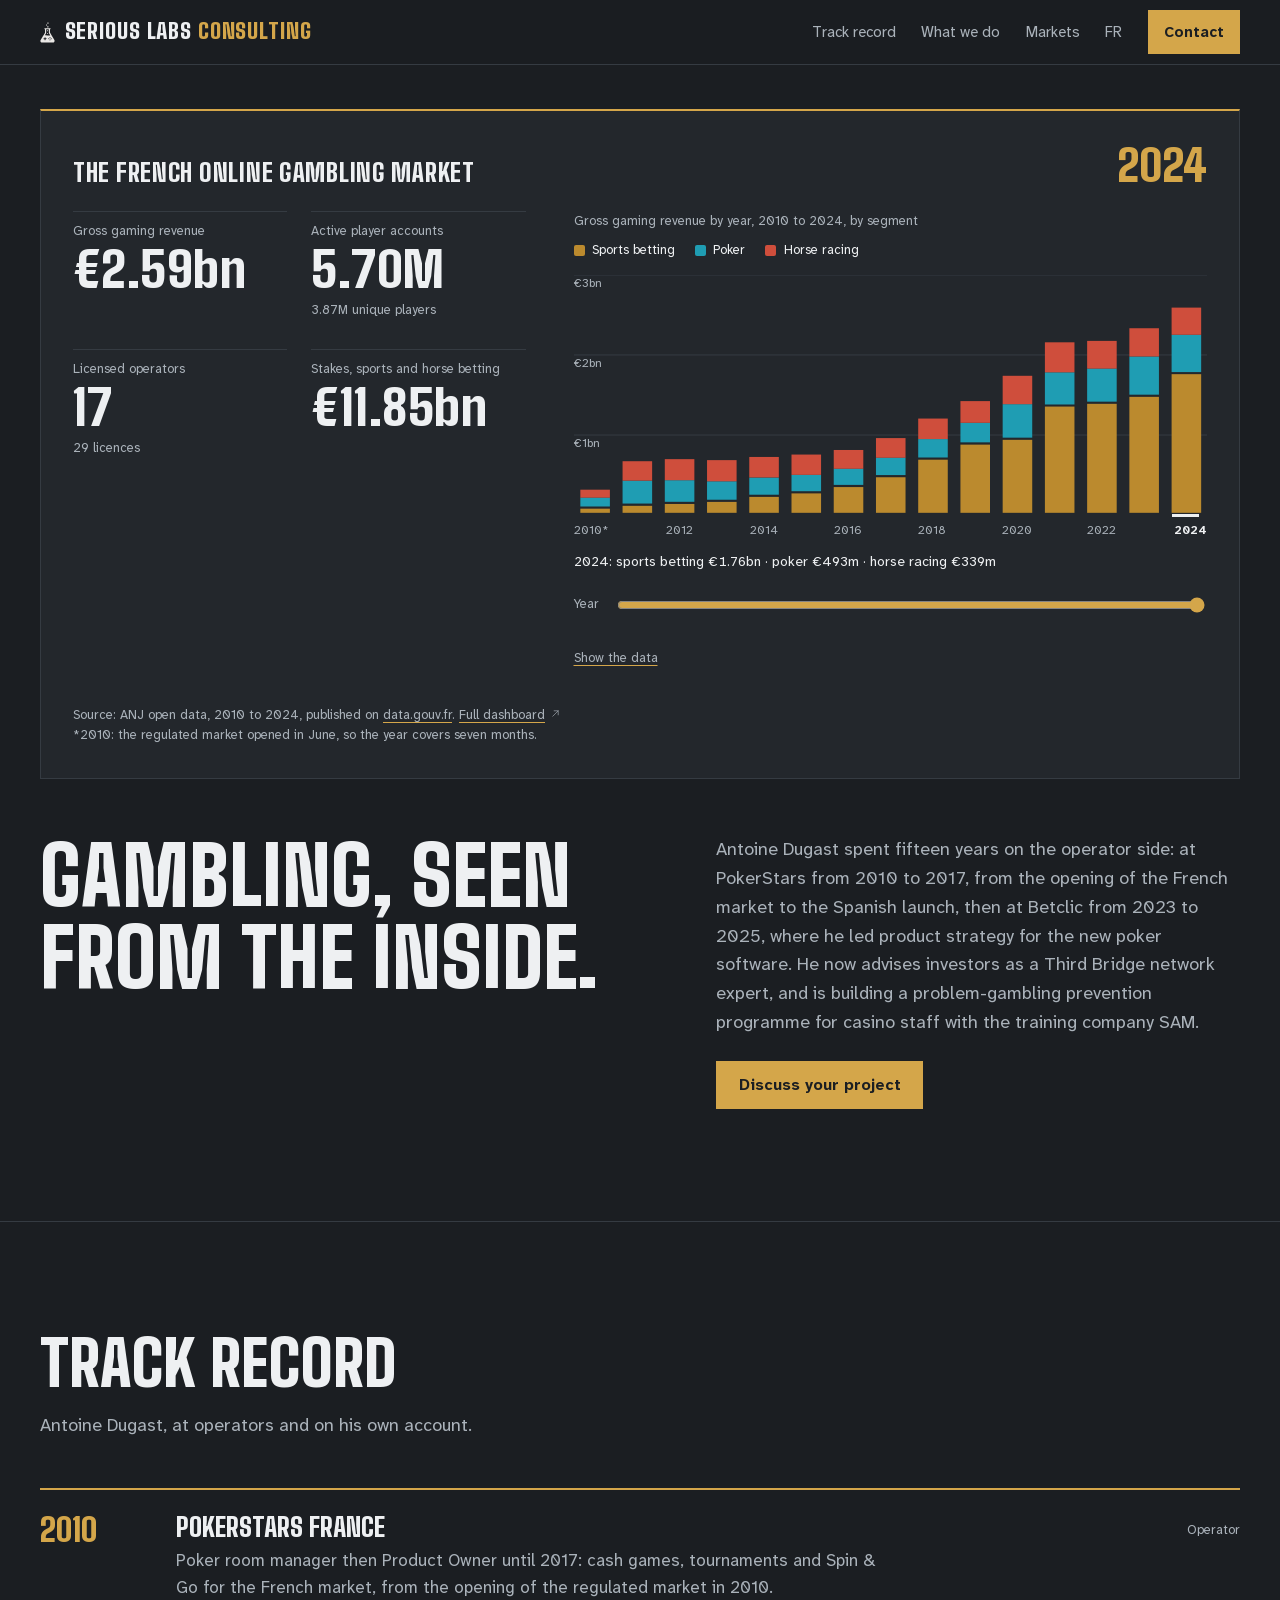
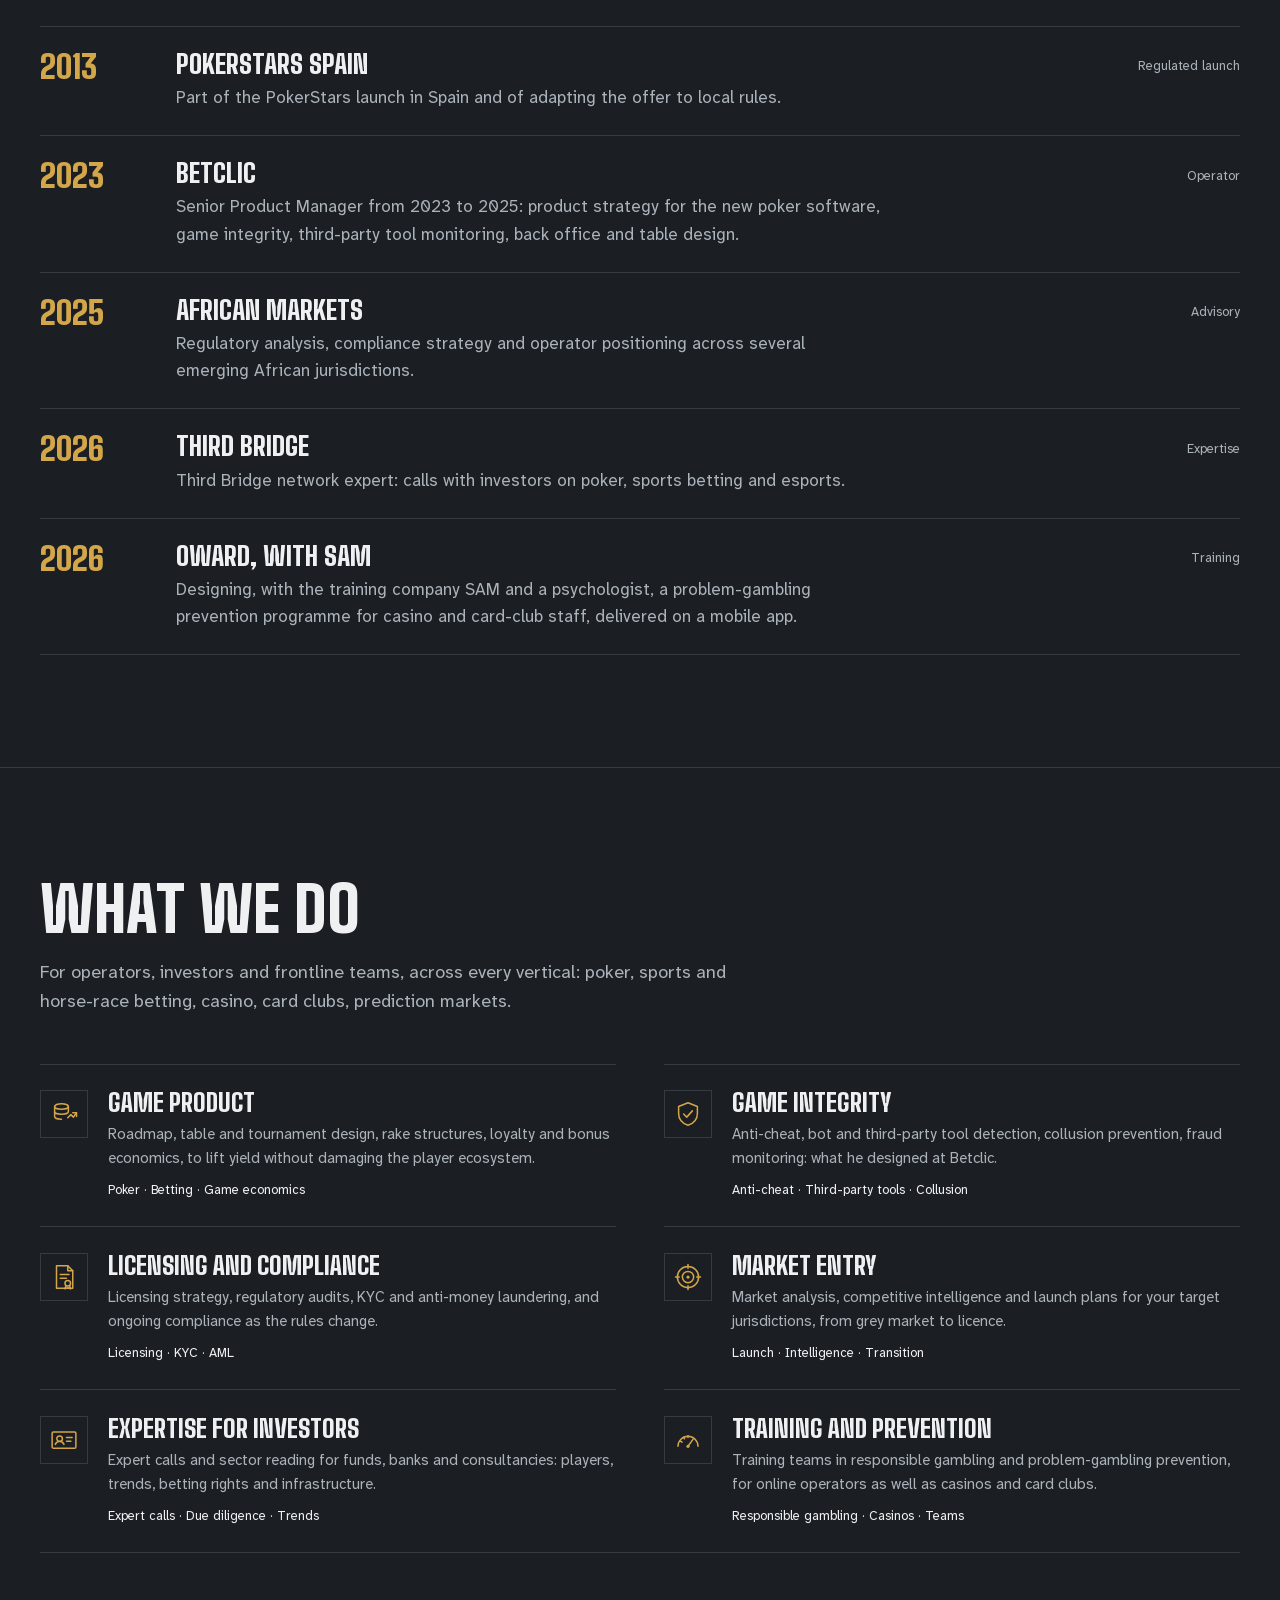
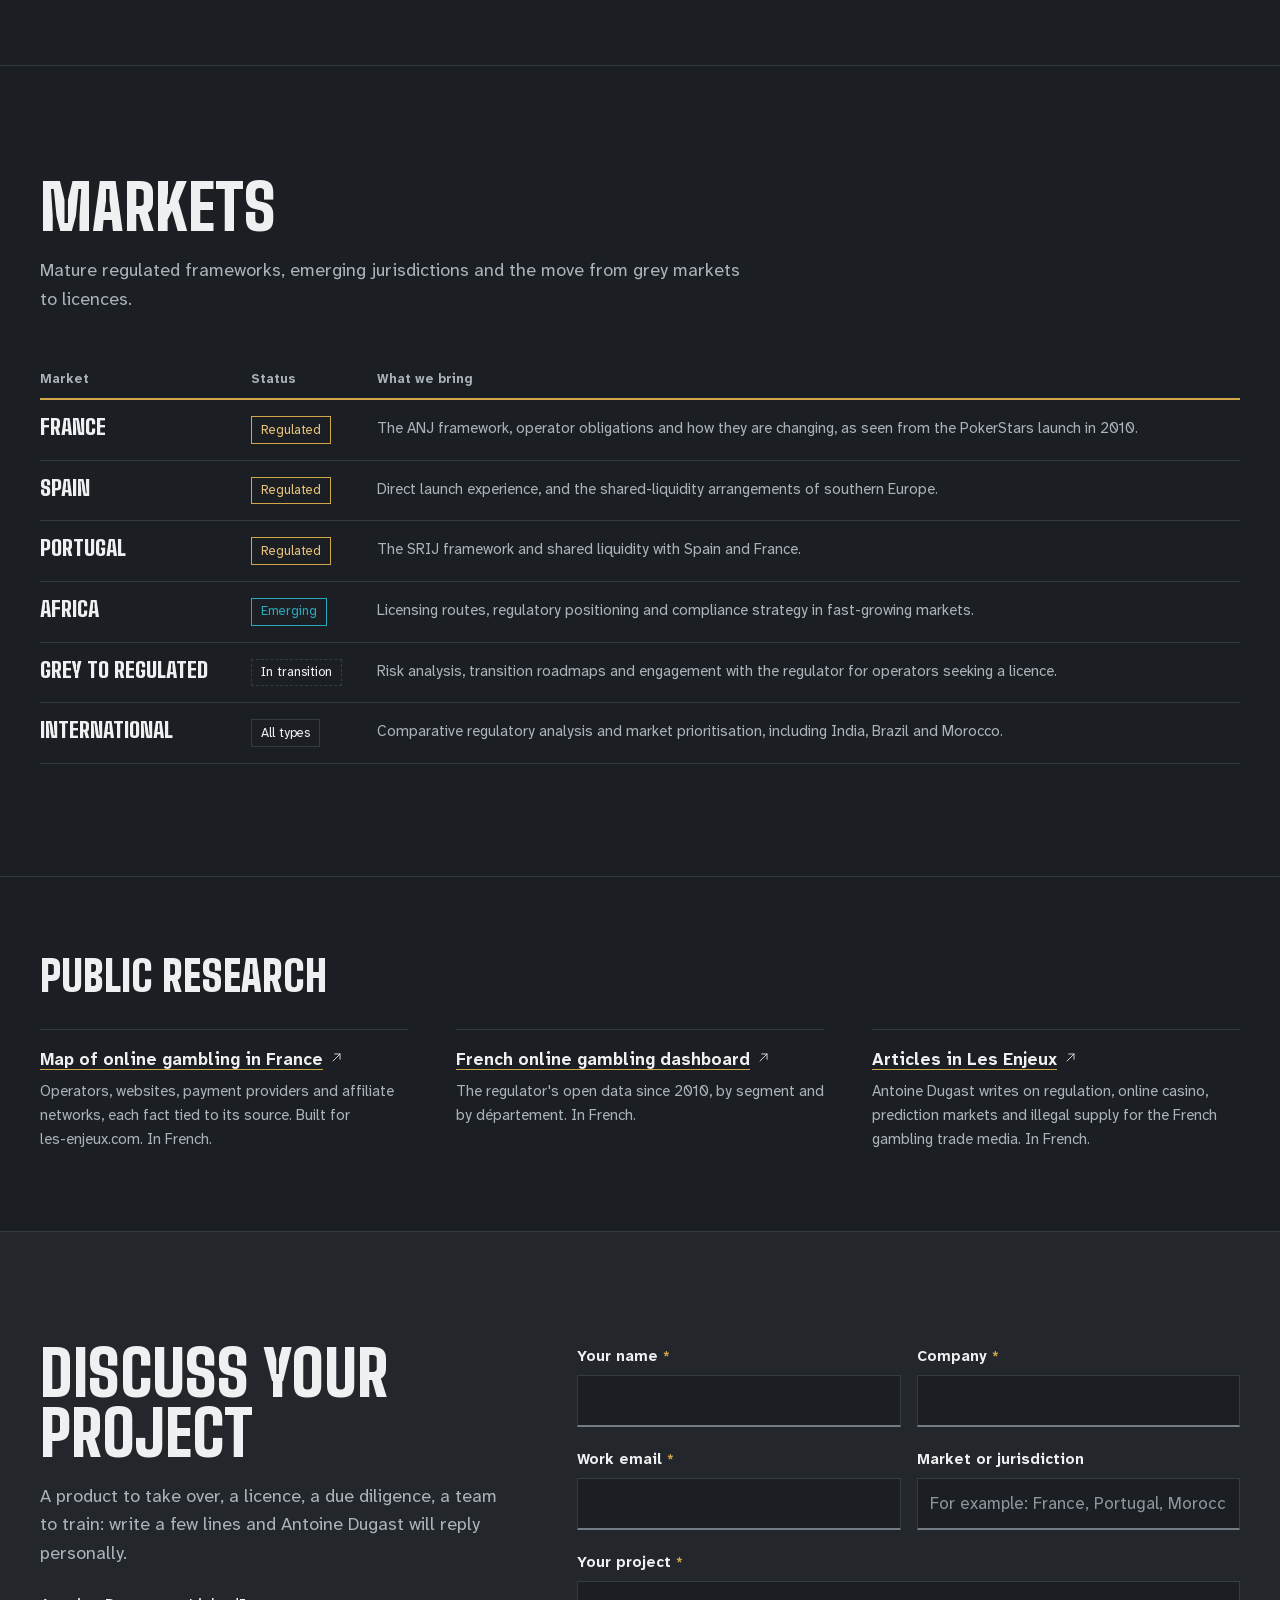
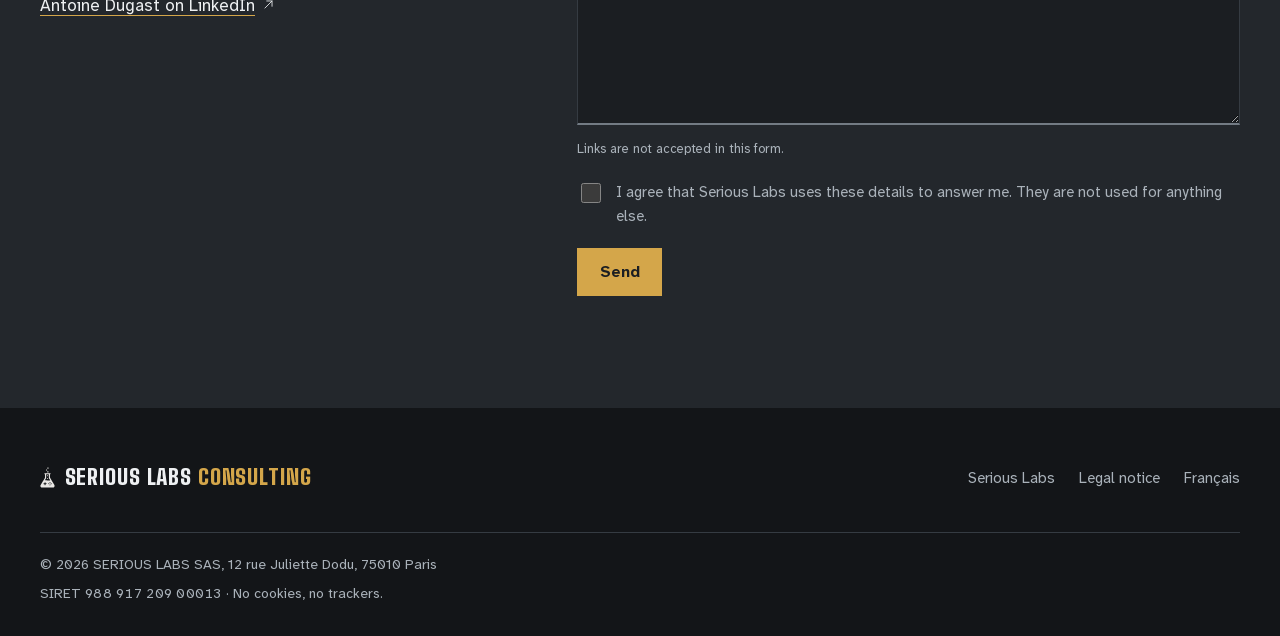
<file: index.html>
<!DOCTYPE html>
<html lang="en">
<head>
<meta charset="utf-8">
<meta name="viewport" content="width=device-width, initial-scale=1">
<title>Serious Labs Consulting — fifteen years in gambling, for operators, investors and teams</title>
<meta name="description" content="Antoine Dugast, fifteen years in gambling: PokerStars from 2010 to 2017, Betclic from 2023 to 2025, Third Bridge network expert, problem-gambling prevention training with SAM. Product, integrity, licensing, investor expertise.">
<meta name="robots" content="index, follow">

<link rel="canonical" href="https://seriouslabs-consulting.com/">
<link rel="alternate" hreflang="en" href="https://seriouslabs-consulting.com/">
<link rel="alternate" hreflang="fr" href="https://seriouslabs-consulting.com/fr/">
<link rel="alternate" hreflang="x-default" href="https://seriouslabs-consulting.com/">

<meta property="og:type" content="website">
<meta property="og:locale" content="en_GB">
<meta property="og:url" content="https://seriouslabs-consulting.com/">
<meta property="og:site_name" content="Serious Labs Consulting">
<meta property="og:title" content="Gambling, seen from the inside.">
<meta property="og:description" content="Product, integrity, licensing, investor expertise and training, from someone who spent fifteen years at operators.">
<meta property="og:image" content="https://seriouslabs-consulting.com/assets/img/og-en.png">
<meta name="theme-color" content="#1b1e22">

<link rel="icon" href="/assets/img/favicon.svg" type="image/svg+xml">
<link rel="preload" href="/assets/fonts/big-shoulders-latin.woff2" as="font" type="font/woff2" crossorigin>
<link rel="stylesheet" href="/assets/css/fonts.css">
<link rel="stylesheet" href="/assets/css/conseil.css">
<script src="/assets/js/conseil.js" defer></script>
</head>

<body>
<a class="skip" href="#main">Skip to content</a>

<header class="head">
  <div class="wrap bar">
    <a class="mark" href="/" aria-label="Serious Labs Consulting, home"><img src="/assets/img/logo.svg" alt="" width="15" height="21"><span>Serious Labs <em>Consulting</em></span></a>
    <nav class="nav" aria-label="Main navigation">
      <a class="sect" href="#record">Track record</a>
      <a class="sect" href="#services">What we do</a>
      <a class="sect" href="#markets">Markets</a>
      <a class="lang" href="/fr/" hreflang="fr" lang="fr">FR</a>
      <a class="cta cta--sm" href="#contact">Contact</a>
    </nav>
  </div>
</header>

<main id="main">

  <section class="open" aria-labelledby="titre">
    <div class="wrap">

      <figure class="board" data-board>
        <figcaption class="board__head">
          <p class="board__t">The French online gambling market</p>
          <p class="board__y"><span class="pot">Year shown: </span><span data-year>2024</span></p>
        </figcaption>

        <dl class="figs">
          <div class="fig">
            <dt>Gross gaming revenue</dt>
            <dd><span class="fig__n" data-fig="pbj">€2.59bn</span></dd>
          </div>
          <div class="fig">
            <dt>Active player accounts</dt>
            <dd><span class="fig__n" data-fig="comptes">5.70M</span><span class="fig__s" data-fig="uniques">3.87M unique players</span></dd>
          </div>
          <div class="fig">
            <dt>Licensed operators</dt>
            <dd><span class="fig__n" data-fig="operateurs">17</span><span class="fig__s" data-fig="agrements">29 licences</span></dd>
          </div>
          <div class="fig">
            <dt>Stakes, sports and horse betting</dt>
            <dd><span class="fig__n" data-fig="mises">€11.85bn</span></dd>
          </div>
        </dl>

        <div class="chart">
          <p class="chart__t" id="chart-t">Gross gaming revenue by year, 2010 to 2024, by segment</p>
          <ul class="legend">
            <li><span class="sw s-ps" aria-hidden="true"></span>Sports betting</li>
            <li><span class="sw s-po" aria-hidden="true"></span>Poker</li>
            <li><span class="sw s-ph" aria-hidden="true"></span>Horse racing</li>
          </ul>
          <div class="chart__plot" data-chart>
<!-- marche:graphique -->
<svg class="chart__svg" viewBox="0 0 600 220" preserveAspectRatio="none" aria-hidden="true">
<line class="chart__grid" x1="0" x2="600" y1="146.7" y2="146.7" vector-effect="non-scaling-stroke"/>
<line class="chart__grid" x1="0" x2="600" y1="73.3" y2="73.3" vector-effect="non-scaling-stroke"/>
<line class="chart__grid" x1="0" x2="600" y1="0.0" y2="0.0" vector-effect="non-scaling-stroke"/>
<g class="chart__bar" data-i="0">
<rect class="s-ps" x="6.0" y="214.2" width="28" height="3.8"/>
<rect class="s-po" x="6.0" y="204.0" width="28" height="8.2"/>
<rect class="s-ph" x="6.0" y="196.8" width="28" height="7.3"/>
<rect class="chart__hit" x="0" y="0" width="40" height="220"/>
</g>
<g class="chart__bar" data-i="1">
<rect class="s-ps" x="46.0" y="211.6" width="28" height="6.4"/>
<rect class="s-po" x="46.0" y="188.5" width="28" height="21.0"/>
<rect class="s-ph" x="46.0" y="170.7" width="28" height="17.8"/>
<rect class="chart__hit" x="40" y="0" width="40" height="220"/>
</g>
<g class="chart__bar" data-i="2">
<rect class="s-ps" x="86.0" y="209.9" width="28" height="8.1"/>
<rect class="s-po" x="86.0" y="188.1" width="28" height="19.8"/>
<rect class="s-ph" x="86.0" y="168.8" width="28" height="19.3"/>
<rect class="chart__hit" x="80" y="0" width="40" height="220"/>
</g>
<g class="chart__bar" data-i="3">
<rect class="s-ps" x="126.0" y="208.0" width="28" height="10.0"/>
<rect class="s-po" x="126.0" y="189.1" width="28" height="16.9"/>
<rect class="s-ph" x="126.0" y="169.7" width="28" height="19.4"/>
<rect class="chart__hit" x="120" y="0" width="40" height="220"/>
</g>
<g class="chart__bar" data-i="4">
<rect class="s-ps" x="166.0" y="203.4" width="28" height="14.6"/>
<rect class="s-po" x="166.0" y="185.7" width="28" height="15.7"/>
<rect class="s-ph" x="166.0" y="166.8" width="28" height="18.8"/>
<rect class="chart__hit" x="160" y="0" width="40" height="220"/>
</g>
<g class="chart__bar" data-i="5">
<rect class="s-ps" x="206.0" y="200.2" width="28" height="17.8"/>
<rect class="s-po" x="206.0" y="183.2" width="28" height="15.0"/>
<rect class="s-ph" x="206.0" y="164.6" width="28" height="18.6"/>
<rect class="chart__hit" x="200" y="0" width="40" height="220"/>
</g>
<g class="chart__bar" data-i="6">
<rect class="s-ps" x="246.0" y="194.4" width="28" height="23.6"/>
<rect class="s-po" x="246.0" y="177.5" width="28" height="14.9"/>
<rect class="s-ph" x="246.0" y="160.4" width="28" height="17.2"/>
<rect class="chart__hit" x="240" y="0" width="40" height="220"/>
</g>
<g class="chart__bar" data-i="7">
<rect class="s-ps" x="286.0" y="185.4" width="28" height="32.6"/>
<rect class="s-po" x="286.0" y="167.4" width="28" height="16.0"/>
<rect class="s-ph" x="286.0" y="149.5" width="28" height="18.0"/>
<rect class="chart__hit" x="280" y="0" width="40" height="220"/>
</g>
<g class="chart__bar" data-i="8">
<rect class="s-ps" x="326.0" y="169.3" width="28" height="48.7"/>
<rect class="s-po" x="326.0" y="150.4" width="28" height="16.9"/>
<rect class="s-ph" x="326.0" y="131.6" width="28" height="18.8"/>
<rect class="chart__hit" x="320" y="0" width="40" height="220"/>
</g>
<g class="chart__bar" data-i="9">
<rect class="s-ps" x="366.0" y="155.5" width="28" height="62.5"/>
<rect class="s-po" x="366.0" y="135.5" width="28" height="17.9"/>
<rect class="s-ph" x="366.0" y="115.6" width="28" height="19.9"/>
<rect class="chart__hit" x="360" y="0" width="40" height="220"/>
</g>
<g class="chart__bar" data-i="10">
<rect class="s-ps" x="406.0" y="151.1" width="28" height="66.9"/>
<rect class="s-po" x="406.0" y="118.4" width="28" height="30.7"/>
<rect class="s-ph" x="406.0" y="92.4" width="28" height="26.0"/>
<rect class="chart__hit" x="400" y="0" width="40" height="220"/>
</g>
<g class="chart__bar" data-i="11">
<rect class="s-ps" x="446.0" y="120.6" width="28" height="97.4"/>
<rect class="s-po" x="446.0" y="89.2" width="28" height="29.5"/>
<rect class="s-ph" x="446.0" y="61.7" width="28" height="27.5"/>
<rect class="chart__hit" x="440" y="0" width="40" height="220"/>
</g>
<g class="chart__bar" data-i="12">
<rect class="s-ps" x="486.0" y="118.1" width="28" height="99.9"/>
<rect class="s-po" x="486.0" y="85.7" width="28" height="30.4"/>
<rect class="s-ph" x="486.0" y="60.4" width="28" height="25.4"/>
<rect class="chart__hit" x="480" y="0" width="40" height="220"/>
</g>
<g class="chart__bar" data-i="13">
<rect class="s-ps" x="526.0" y="111.7" width="28" height="106.3"/>
<rect class="s-po" x="526.0" y="74.7" width="28" height="35.0"/>
<rect class="s-ph" x="526.0" y="48.8" width="28" height="25.9"/>
<rect class="chart__hit" x="520" y="0" width="40" height="220"/>
</g>
<g class="chart__bar" data-i="14">
<rect class="s-ps" x="566.0" y="90.9" width="28" height="127.1"/>
<rect class="s-po" x="566.0" y="54.8" width="28" height="34.2"/>
<rect class="s-ph" x="566.0" y="29.9" width="28" height="24.9"/>
<rect class="chart__hit" x="560" y="0" width="40" height="220"/>
</g>
</svg>
<span class="chart__axis chart__axis--1" aria-hidden="true">€1bn</span>
<span class="chart__axis chart__axis--2" aria-hidden="true">€2bn</span>
<span class="chart__axis chart__axis--3" aria-hidden="true">€3bn</span>
<ol class="chart__years" aria-hidden="true">
<li class="is-tick">2010*</li>
<li>2011</li>
<li class="is-tick">2012</li>
<li>2013</li>
<li class="is-tick">2014</li>
<li>2015</li>
<li class="is-tick">2016</li>
<li>2017</li>
<li class="is-tick">2018</li>
<li>2019</li>
<li class="is-tick">2020</li>
<li>2021</li>
<li class="is-tick">2022</li>
<li>2023</li>
<li class="is-tick">2024</li>
</ol>
<!-- /marche:graphique -->
          </div>
          <p class="readout" data-readout>2024: sports betting €1.76bn · poker €493m · horse racing €339m</p>
          <label class="scrub">
            <span>Year</span>
            <input type="range" min="2010" max="2024" step="1" value="2024" data-scrub>
          </label>
          <p class="pot" data-live aria-live="polite"></p>
          <details class="data">
            <summary>Show the data</summary>
<!-- marche:tableau -->
<table class="data__t">
<caption>Gross gaming revenue, € million, ANJ</caption>
<thead><tr><th scope="col">Year</th><th scope="col">Sports betting</th><th scope="col">Poker</th><th scope="col">Horse racing</th><th scope="col">Total</th></tr></thead><tbody>
<tr><th scope="row">2010*</th><td>79</td><td>139</td><td>99</td><td>317</td></tr>
<tr><th scope="row">2011</th><td>115</td><td>314</td><td>243</td><td>672</td></tr>
<tr><th scope="row">2012</th><td>138</td><td>297</td><td>263</td><td>698</td></tr>
<tr><th scope="row">2013</th><td>164</td><td>258</td><td>264</td><td>686</td></tr>
<tr><th scope="row">2014</th><td>227</td><td>241</td><td>257</td><td>725</td></tr>
<tr><th scope="row">2015</th><td>270</td><td>232</td><td>254</td><td>756</td></tr>
<tr><th scope="row">2016</th><td>349</td><td>230</td><td>234</td><td>813</td></tr>
<tr><th scope="row">2017</th><td>472</td><td>245</td><td>245</td><td>962</td></tr>
<tr><th scope="row">2018</th><td>691</td><td>258</td><td>256</td><td>1,205</td></tr>
<tr><th scope="row">2019</th><td>880</td><td>272</td><td>271</td><td>1,423</td></tr>
<tr><th scope="row">2020</th><td>940</td><td>446</td><td>354</td><td>1,740</td></tr>
<tr><th scope="row">2021</th><td>1,355</td><td>429</td><td>375</td><td>2,159</td></tr>
<tr><th scope="row">2022</th><td>1,389</td><td>442</td><td>346</td><td>2,177</td></tr>
<tr><th scope="row">2023</th><td>1,477</td><td>504</td><td>353</td><td>2,334</td></tr>
<tr><th scope="row">2024</th><td>1,760</td><td>493</td><td>339</td><td>2,592</td></tr>
</tbody></table>
<!-- /marche:tableau -->
          </details>
        </div>

        <p class="board__src">Source: ANJ open data, 2010 to 2024, published on <a href="https://www.data.gouv.fr/datasets/donnees-sur-le-marche-des-jeux-en-ligne-paris-sportifs-hippiques-et-poker-de-2010-a-2024/">data.gouv.fr</a>. <a href="https://data.seriouslabs-consulting.com/">Full dashboard<svg class="ico" aria-hidden="true"><use href="/assets/img/pictos.svg#sortie"/></svg></a><br>*2010: the regulated market opened in June, so the year covers seven months.</p>
      </figure>

      <div class="open__text">
        <h1 id="titre">Gambling, seen from the inside.</h1>
        <div class="open__side">
          <p class="lede">Antoine Dugast spent fifteen years on the operator side: at PokerStars from 2010 to 2017, from the opening of the French market to the Spanish launch, then at Betclic from 2023 to 2025, where he led product strategy for the new poker software. He now advises investors as a Third Bridge network expert, and is building a problem-gambling prevention programme for casino staff with the training company SAM.</p>
          <a class="cta" href="#contact">Discuss your project</a>
        </div>
      </div>

    </div>
  </section>

  <section class="rec" id="record" aria-labelledby="record-h">
    <div class="wrap">
      <h2 class="sect-h" id="record-h">Track record</h2>
      <p class="sect-l">Antoine Dugast, at operators and on his own account.</p>
      <ol class="entries">
        <li class="entry">
          <p class="entry__date">2010</p>
          <div class="entry__body">
            <h3 class="entry__name">PokerStars France</h3>
            <p>Poker room manager then Product Owner until 2017: cash games, tournaments and Spin &amp; Go for the French market, from the opening of the regulated market in 2010.</p>
          </div>
          <p class="entry__kind">Operator</p>
        </li>
        <li class="entry">
          <p class="entry__date">2013</p>
          <div class="entry__body">
            <h3 class="entry__name">PokerStars Spain</h3>
            <p>Part of the PokerStars launch in Spain and of adapting the offer to local rules.</p>
          </div>
          <p class="entry__kind">Regulated launch</p>
        </li>
        <li class="entry">
          <p class="entry__date">2023</p>
          <div class="entry__body">
            <h3 class="entry__name">Betclic</h3>
            <p>Senior Product Manager from 2023 to 2025: product strategy for the new poker software, game integrity, third-party tool monitoring, back office and table design.</p>
          </div>
          <p class="entry__kind">Operator</p>
        </li>
        <li class="entry">
          <p class="entry__date">2025</p>
          <div class="entry__body">
            <h3 class="entry__name">African markets</h3>
            <p>Regulatory analysis, compliance strategy and operator positioning across several emerging African jurisdictions.</p>
          </div>
          <p class="entry__kind">Advisory</p>
        </li>
        <li class="entry">
          <p class="entry__date">2026</p>
          <div class="entry__body">
            <h3 class="entry__name">Third Bridge</h3>
            <p>Third Bridge network expert: calls with investors on poker, sports betting and esports.</p>
          </div>
          <p class="entry__kind">Expertise</p>
        </li>
        <li class="entry">
          <p class="entry__date">2026</p>
          <div class="entry__body">
            <h3 class="entry__name">Oward, with SAM</h3>
            <p>Designing, with the training company SAM and a psychologist, a problem-gambling prevention programme for casino and card-club staff, delivered on a mobile app.</p>
          </div>
          <p class="entry__kind">Training</p>
        </li>
      </ol>
    </div>
  </section>

  <section class="svc" id="services" aria-labelledby="services-h">
    <div class="wrap">
      <h2 class="sect-h" id="services-h">What we do</h2>
      <p class="sect-l">For operators, investors and frontline teams, across every vertical: poker, sports and horse-race betting, casino, card clubs, prediction markets.</p>

      <ul class="svc__list">
        <li class="svc__item">
          <svg class="picto" aria-hidden="true"><use href="/assets/img/pictos.svg#monetisation"/></svg>
          <h3>Game product</h3>
          <p>Roadmap, table and tournament design, rake structures, loyalty and bonus economics, to lift yield without damaging the player ecosystem.</p>
          <p class="tags">Poker · Betting · Game economics</p>
        </li>
        <li class="svc__item">
          <svg class="picto" aria-hidden="true"><use href="/assets/img/pictos.svg#integrite"/></svg>
          <h3>Game integrity</h3>
          <p>Anti-cheat, bot and third-party tool detection, collusion prevention, fraud monitoring: what he designed at Betclic.</p>
          <p class="tags">Anti-cheat · Third-party tools · Collusion</p>
        </li>
        <li class="svc__item">
          <svg class="picto" aria-hidden="true"><use href="/assets/img/pictos.svg#licence"/></svg>
          <h3>Licensing and compliance</h3>
          <p>Licensing strategy, regulatory audits, KYC and anti-money laundering, and ongoing compliance as the rules change.</p>
          <p class="tags">Licensing · KYC · AML</p>
        </li>
        <li class="svc__item">
          <svg class="picto" aria-hidden="true"><use href="/assets/img/pictos.svg#strategie"/></svg>
          <h3>Market entry</h3>
          <p>Market analysis, competitive intelligence and launch plans for your target jurisdictions, from grey market to licence.</p>
          <p class="tags">Launch · Intelligence · Transition</p>
        </li>
        <li class="svc__item">
          <svg class="picto" aria-hidden="true"><use href="/assets/img/pictos.svg#kyc"/></svg>
          <h3>Expertise for investors</h3>
          <p>Expert calls and sector reading for funds, banks and consultancies: players, trends, betting rights and infrastructure.</p>
          <p class="tags">Expert calls · Due diligence · Trends</p>
        </li>
        <li class="svc__item">
          <svg class="picto" aria-hidden="true"><use href="/assets/img/pictos.svg#jeu-responsable"/></svg>
          <h3>Training and prevention</h3>
          <p>Training teams in responsible gambling and problem-gambling prevention, for online operators as well as casinos and card clubs.</p>
          <p class="tags">Responsible gambling · Casinos · Teams</p>
        </li>
      </ul>
    </div>
  </section>

  <section class="mkt" id="markets" aria-labelledby="markets-h">
    <div class="wrap">
      <h2 class="sect-h" id="markets-h">Markets</h2>
      <p class="sect-l">Mature regulated frameworks, emerging jurisdictions and the move from grey markets to licences.</p>
      <table class="mkt__t">
        <thead><tr><th scope="col">Market</th><th scope="col">Status</th><th scope="col">What we bring</th></tr></thead>
        <tbody>
          <tr><th scope="row">France</th><td><span class="st st--reg">Regulated</span></td><td>The ANJ framework, operator obligations and how they are changing, as seen from the PokerStars launch in 2010.</td></tr>
          <tr><th scope="row">Spain</th><td><span class="st st--reg">Regulated</span></td><td>Direct launch experience, and the shared-liquidity arrangements of southern Europe.</td></tr>
          <tr><th scope="row">Portugal</th><td><span class="st st--reg">Regulated</span></td><td>The SRIJ framework and shared liquidity with Spain and France.</td></tr>
          <tr><th scope="row">Africa</th><td><span class="st st--new">Emerging</span></td><td>Licensing routes, regulatory positioning and compliance strategy in fast-growing markets.</td></tr>
          <tr><th scope="row">Grey to regulated</th><td><span class="st st--move">In transition</span></td><td>Risk analysis, transition roadmaps and engagement with the regulator for operators seeking a licence.</td></tr>
          <tr><th scope="row">International</th><td><span class="st">All types</span></td><td>Comparative regulatory analysis and market prioritisation, including India, Brazil and Morocco.</td></tr>
        </tbody>
      </table>
    </div>
  </section>

  <section class="res" aria-labelledby="research-h">
    <div class="wrap">
      <h2 class="sect-h sect-h--sm" id="research-h">Public research</h2>
      <ul class="res__list">
        <li><a href="https://regtech.seriouslabs.tech/">Map of online gambling in France<svg class="ico" aria-hidden="true"><use href="/assets/img/pictos.svg#sortie"/></svg></a><p>Operators, websites, payment providers and affiliate networks, each fact tied to its source. Built for <span class="nobr">les-enjeux.com</span>. In French.</p></li>
        <li><a href="https://data.seriouslabs-consulting.com/">French online gambling dashboard<svg class="ico" aria-hidden="true"><use href="/assets/img/pictos.svg#sortie"/></svg></a><p>The regulator's open data since 2010, by segment and by département. In French.</p></li>
        <li><a href="https://les-enjeux.com/">Articles in Les Enjeux<svg class="ico" aria-hidden="true"><use href="/assets/img/pictos.svg#sortie"/></svg></a><p>Antoine Dugast writes on regulation, online casino, prediction markets and illegal supply for the French gambling trade media. In French.</p></li>
      </ul>
    </div>
  </section>

  <section class="ask" id="contact" aria-labelledby="contact-h">
    <div class="wrap ask__grid">
      <div>
        <h2 class="sect-h" id="contact-h">Discuss your project</h2>
        <p class="sect-l">A product to take over, a licence, a due diligence, a team to train: write a few lines and Antoine Dugast will reply personally.</p>
        <p class="ask__alt"><a href="https://www.linkedin.com/in/antoine-dugast-8a394188/">Antoine Dugast on LinkedIn<svg class="ico" aria-hidden="true"><use href="/assets/img/pictos.svg#sortie"/></svg></a></p>
      </div>

      <noscript><p class="sect-l">The form needs JavaScript. You can also reach Antoine Dugast on LinkedIn.</p></noscript>
      <form class="form" data-contact-form action="/api/contact.php" method="post" novalidate hidden>
        <div class="f">
          <label for="f-nom">Your name <span class="req" aria-hidden="true">*</span></label>
          <input type="text" id="f-nom" name="nom" required autocomplete="name" maxlength="120">
        </div>
        <div class="f">
          <label for="f-societe">Company <span class="req" aria-hidden="true">*</span></label>
          <input type="text" id="f-societe" name="societe" required autocomplete="organization" maxlength="160">
        </div>
        <div class="f">
          <label for="f-email">Work email <span class="req" aria-hidden="true">*</span></label>
          <input type="email" id="f-email" name="email" required autocomplete="email" maxlength="200">
        </div>
        <div class="f">
          <label for="f-secteur">Market or jurisdiction</label>
          <input type="text" id="f-secteur" name="secteur" maxlength="80" placeholder="For example: France, Portugal, Morocco">
        </div>
        <div class="f f--wide">
          <label for="f-message">Your project <span class="req" aria-hidden="true">*</span></label>
          <textarea id="f-message" name="message" required maxlength="4000"></textarea>
          <p class="f__hint">Links are not accepted in this form.</p>
        </div>
        <div class="pot" aria-hidden="true">
          <label for="f-site">Leave this field empty</label>
          <input type="text" id="f-site" name="site_web" tabindex="-1" autocomplete="off">
        </div>
        <input type="hidden" name="ts" value="">
        <input type="hidden" name="lang" value="en">
        <label class="consent f--wide">
          <input type="checkbox" name="consentement" required>
          <span>I agree that Serious Labs uses these details to answer me. They are not used for anything else.</span>
        </label>
        <p class="reply f--wide" data-status role="status" hidden></p>
        <div class="f--wide">
          <button class="cta" type="submit">Send</button>
        </div>
      </form>
    </div>
  </section>

</main>

<footer class="foot">
  <div class="wrap">
    <div class="foot__top">
      <a class="mark" href="/" aria-label="Serious Labs Consulting, home"><img src="/assets/img/logo.svg" alt="" width="15" height="21"><span>Serious Labs <em>Consulting</em></span></a>
      <nav class="foot__links" aria-label="Footer links">
        <a href="https://seriouslabs.tech/en/">Serious Labs</a>
        <a href="https://seriouslabs.tech/en/legal.html">Legal notice</a>
        <a href="/fr/" hreflang="fr" lang="fr">Français</a>
      </nav>
    </div>
    <div class="foot__bar">
      <p>© 2026 SERIOUS LABS SAS, 12 rue Juliette Dodu, 75010 Paris</p>
      <p>SIRET <span class="typed">988 917 209 00013</span> · No cookies, no trackers.</p>
    </div>
  </div>
</footer>
</body>
</html>
</file>
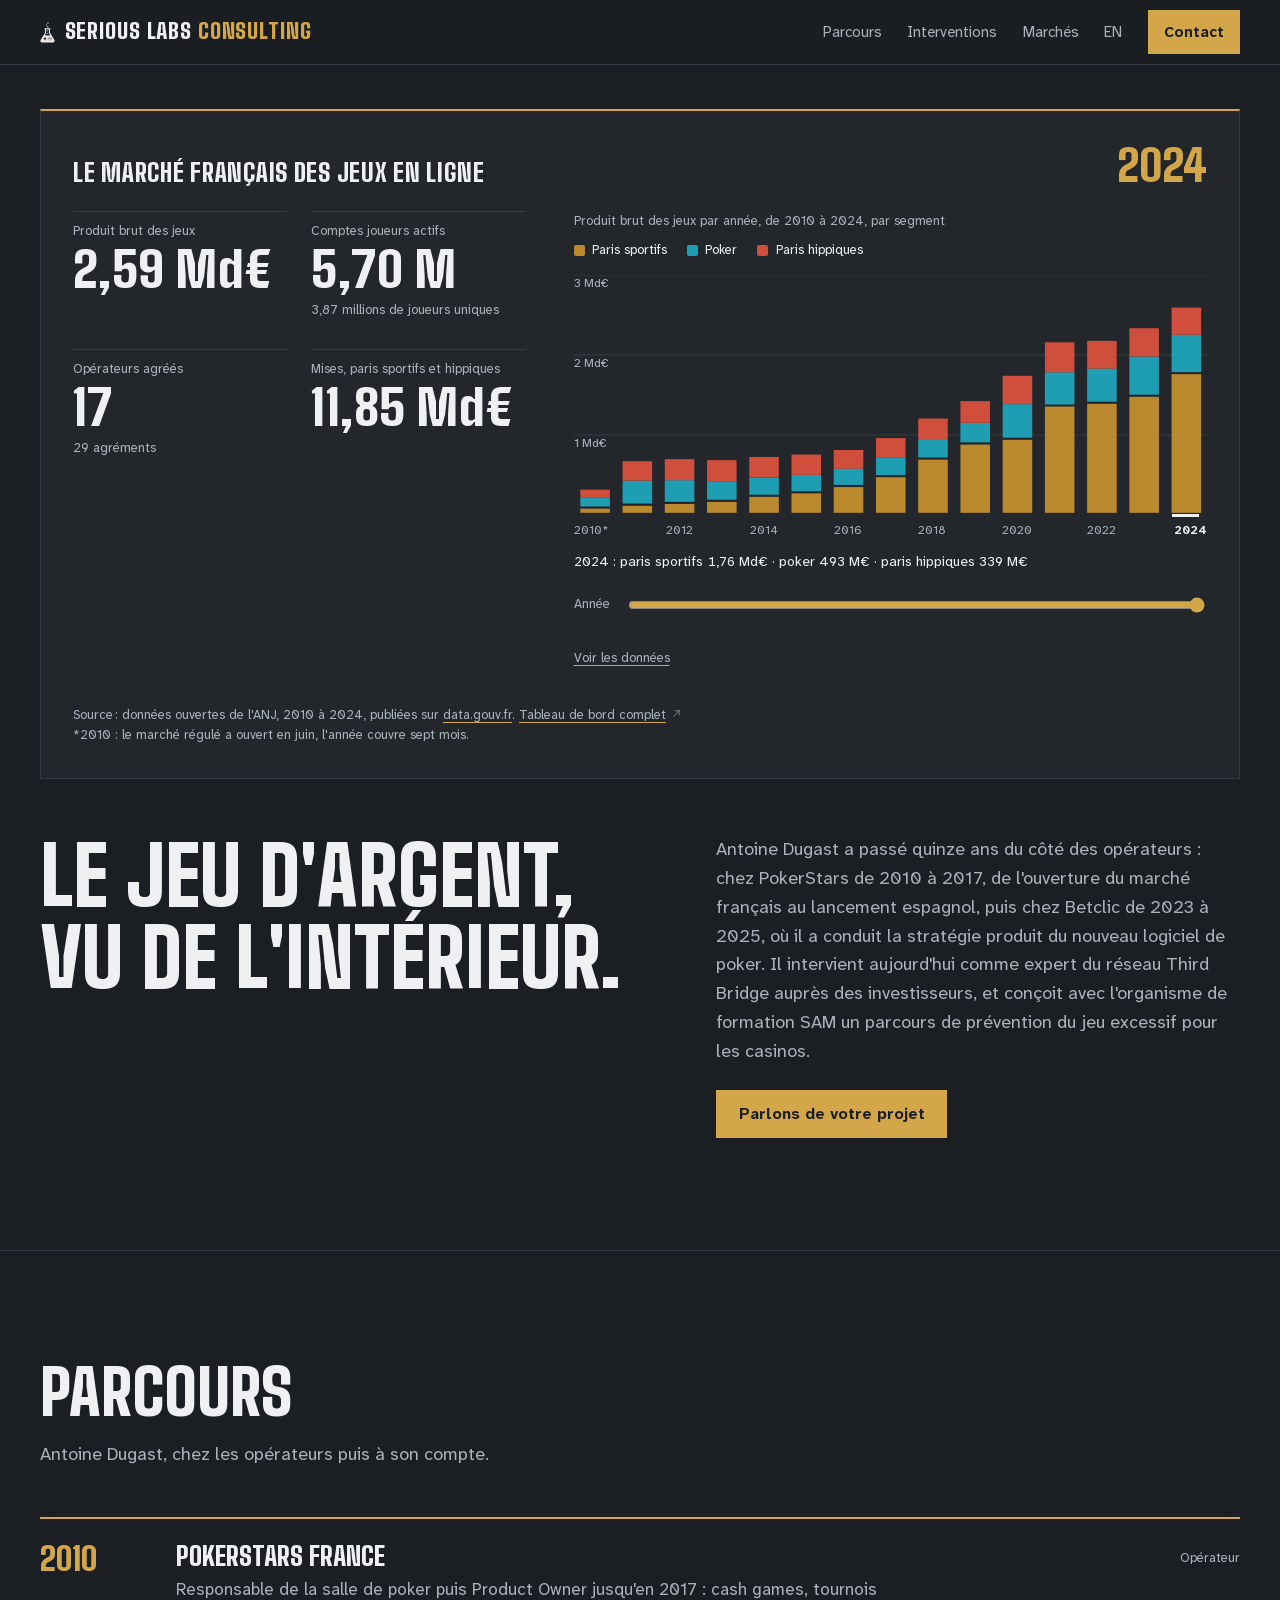
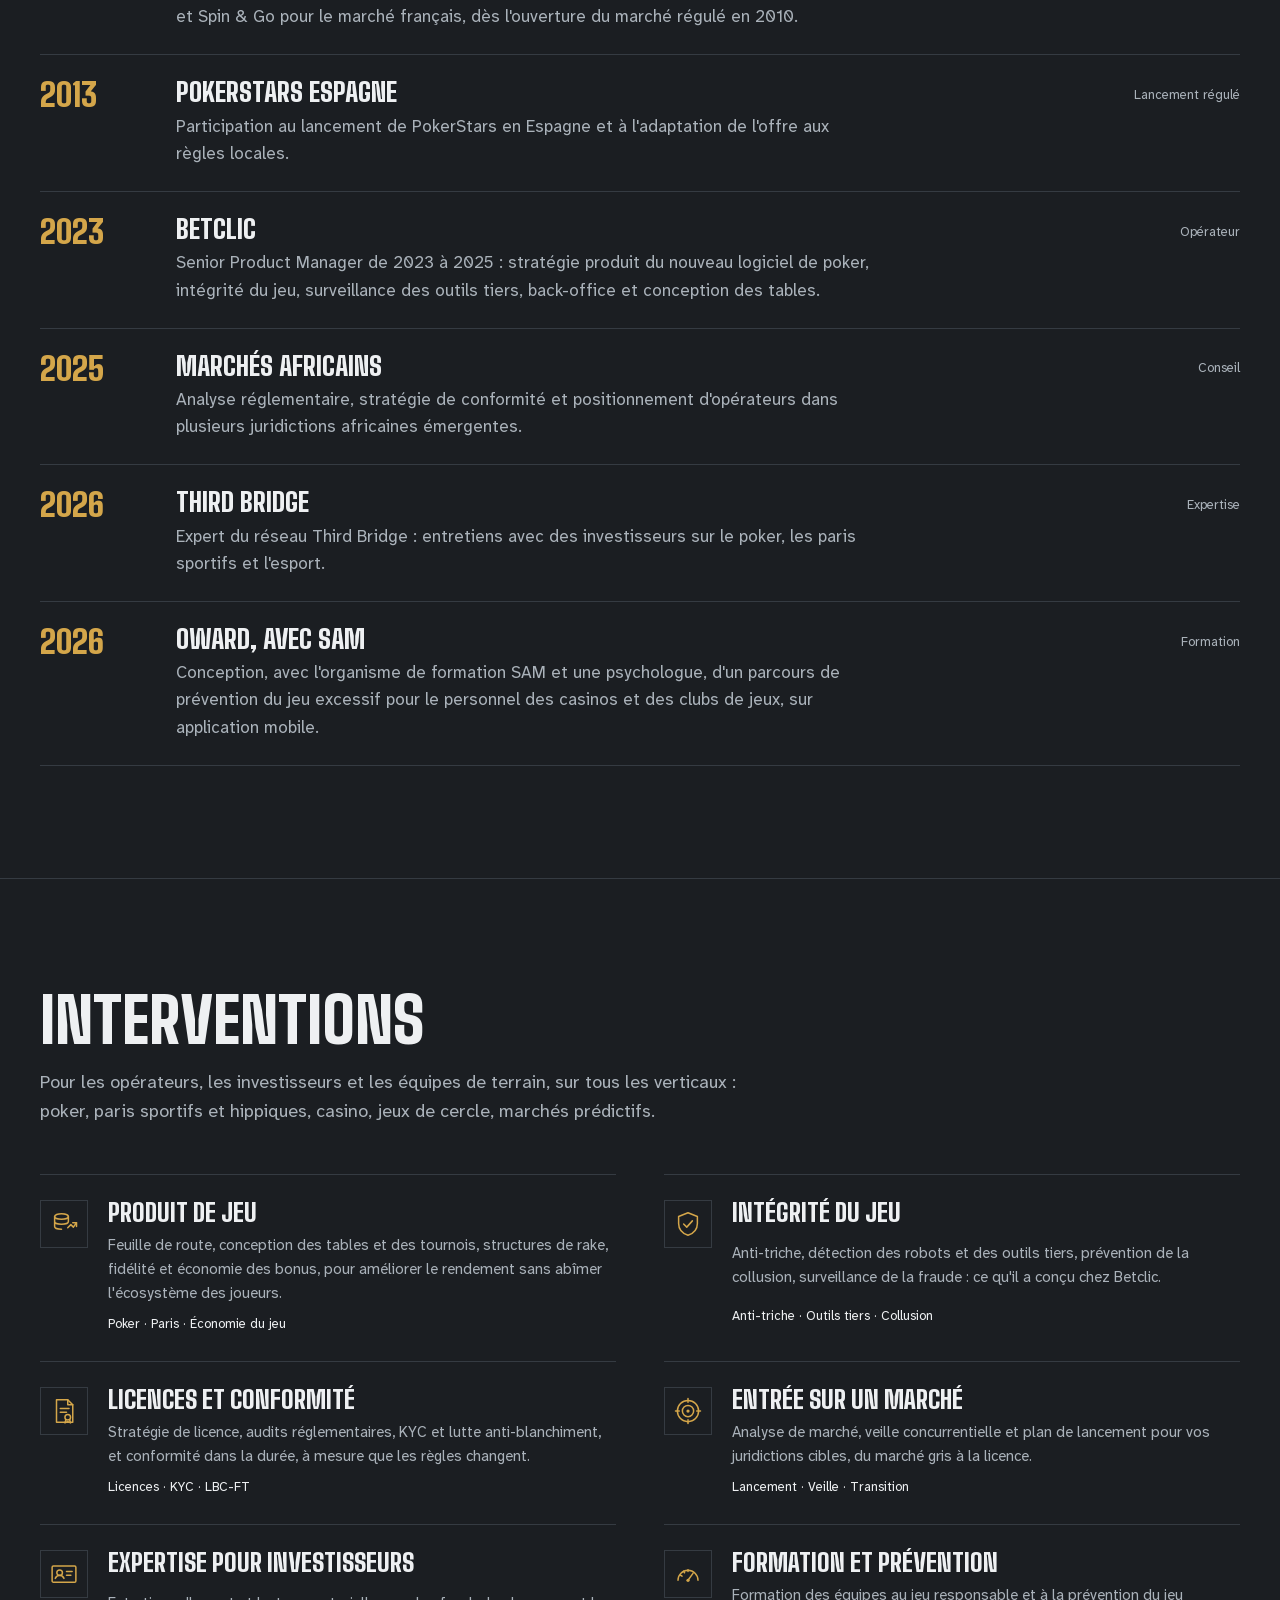
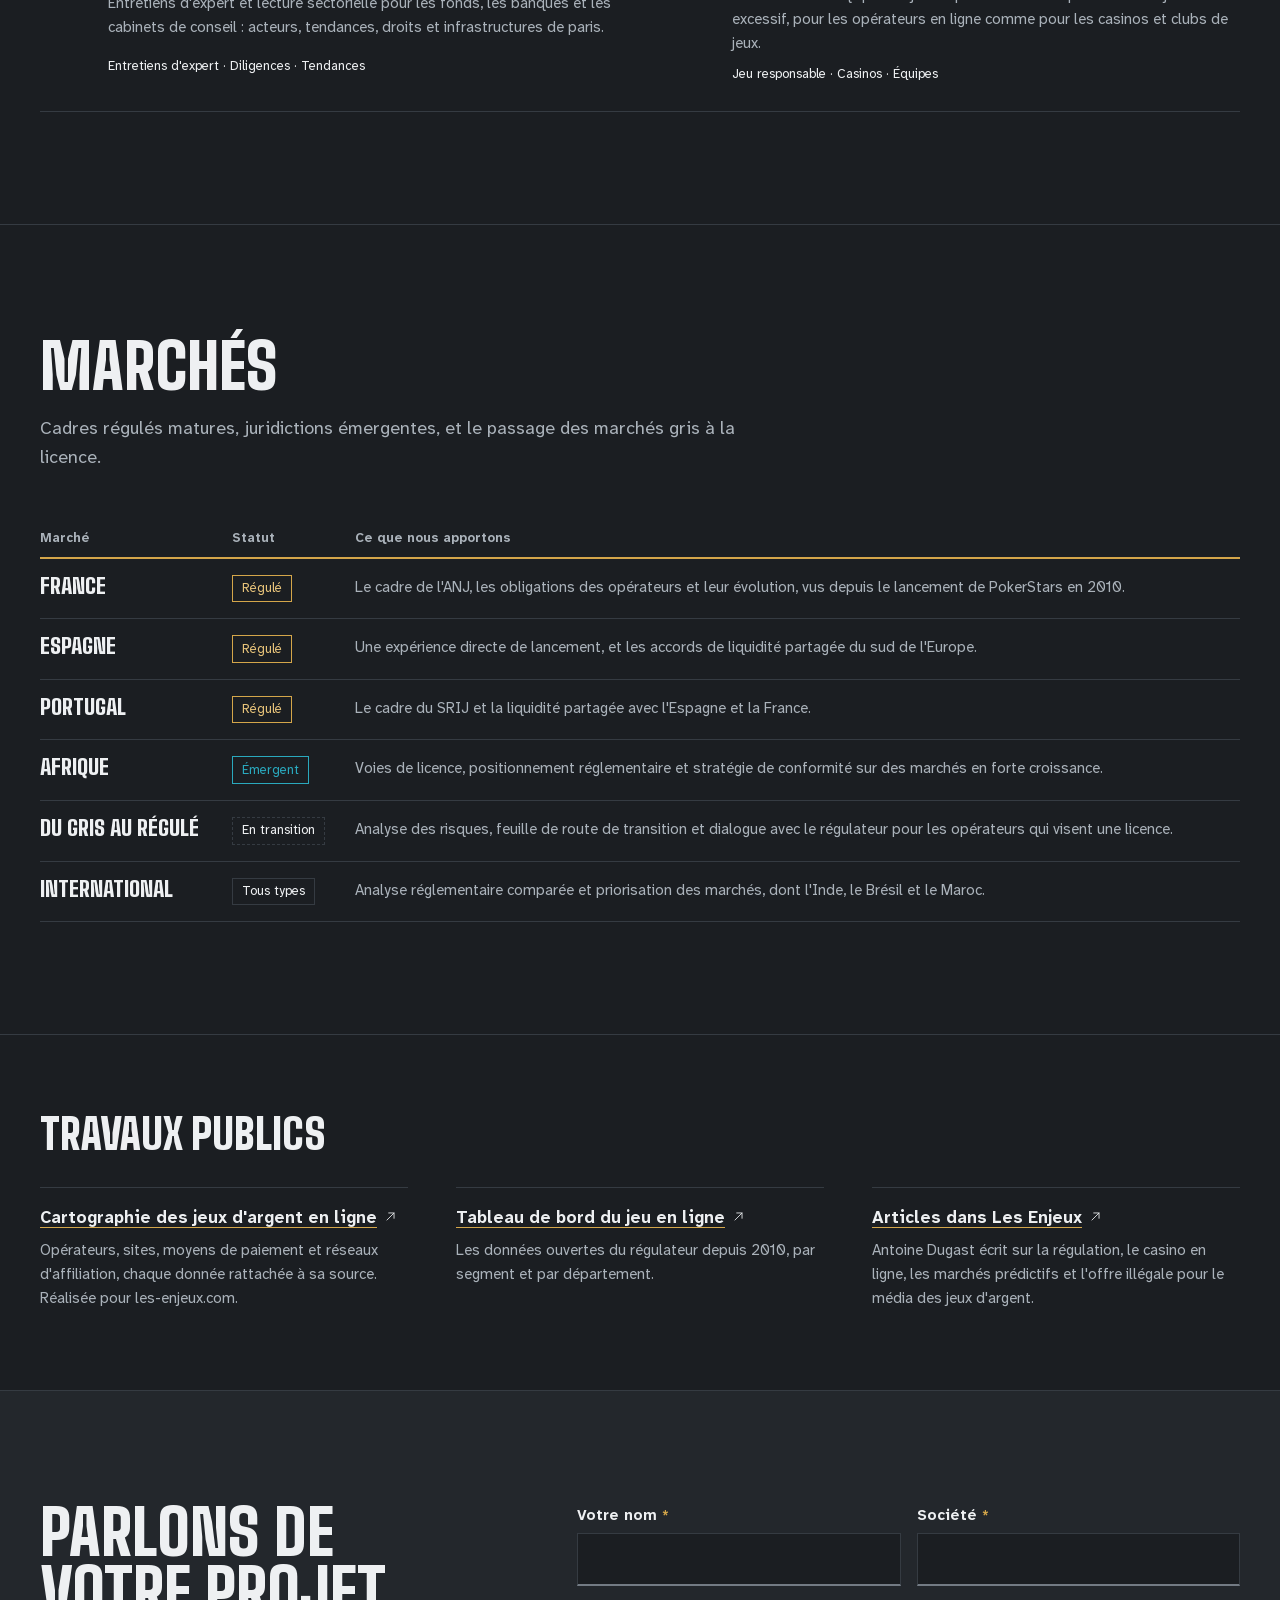
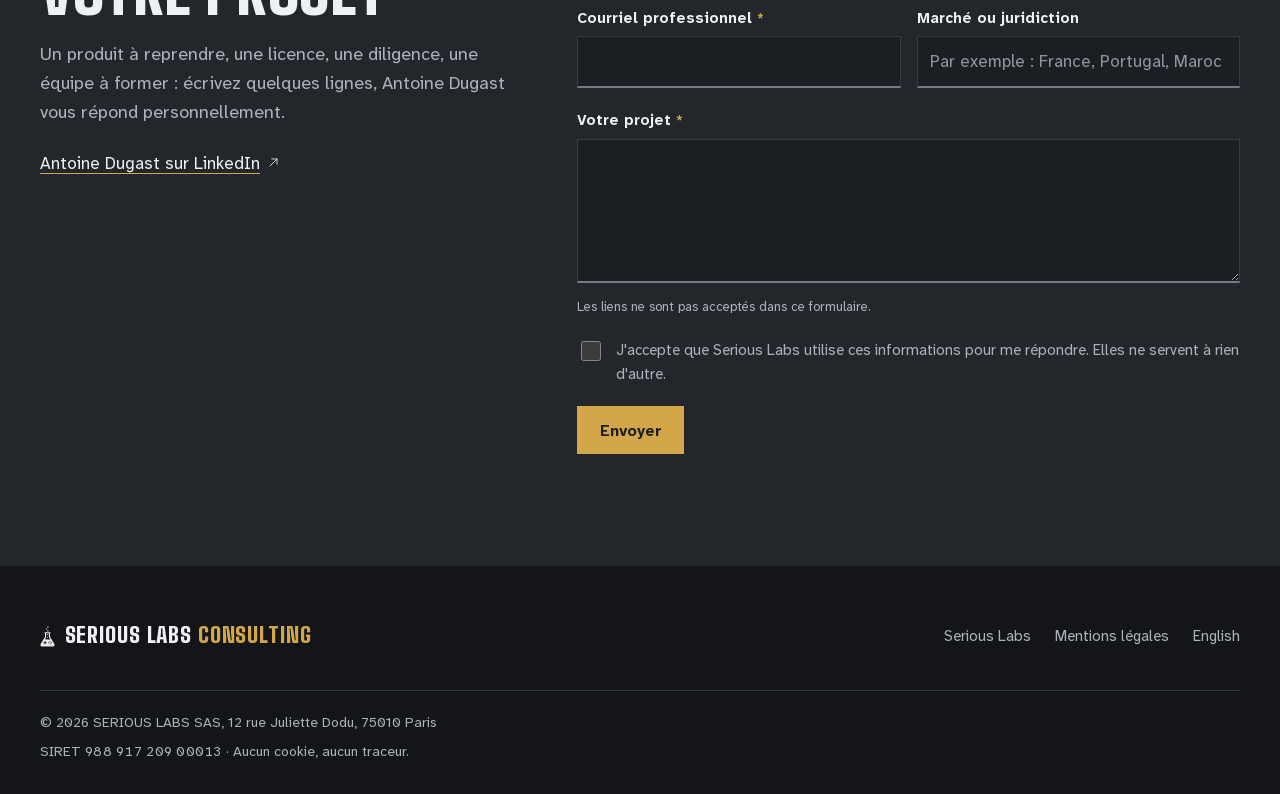
<file: fr/index.html>
<!DOCTYPE html>
<html lang="fr">
<head>
<meta charset="utf-8">
<meta name="viewport" content="width=device-width, initial-scale=1">
<title>Serious Labs Consulting — quinze ans dans le jeu d'argent, au service des opérateurs, des investisseurs et des équipes</title>
<meta name="description" content="Antoine Dugast, quinze ans dans le jeu d'argent : PokerStars de 2010 à 2017, Betclic de 2023 à 2025, expert du réseau Third Bridge, formation à la prévention du jeu excessif avec SAM. Produit, intégrité, licences, expertise pour investisseurs.">
<meta name="robots" content="index, follow">

<link rel="canonical" href="https://seriouslabs-consulting.com/fr/">
<link rel="alternate" hreflang="en" href="https://seriouslabs-consulting.com/">
<link rel="alternate" hreflang="fr" href="https://seriouslabs-consulting.com/fr/">
<link rel="alternate" hreflang="x-default" href="https://seriouslabs-consulting.com/">

<meta property="og:type" content="website">
<meta property="og:locale" content="fr_FR">
<meta property="og:url" content="https://seriouslabs-consulting.com/fr/">
<meta property="og:site_name" content="Serious Labs Consulting">
<meta property="og:title" content="Le jeu d'argent, vu de l'intérieur.">
<meta property="og:description" content="Produit, intégrité, licences, expertise pour investisseurs et formation, par quelqu'un qui a passé quinze ans chez les opérateurs.">
<meta property="og:image" content="https://seriouslabs-consulting.com/assets/img/og-fr.png">
<meta name="theme-color" content="#1b1e22">

<link rel="icon" href="/assets/img/favicon.svg" type="image/svg+xml">
<link rel="preload" href="/assets/fonts/big-shoulders-latin.woff2" as="font" type="font/woff2" crossorigin>
<link rel="stylesheet" href="/assets/css/fonts.css">
<link rel="stylesheet" href="/assets/css/conseil.css">
<script src="/assets/js/conseil.js" defer></script>
</head>

<body>
<a class="skip" href="#main">Aller au contenu</a>

<header class="head">
  <div class="wrap bar">
    <a class="mark" href="/fr/" aria-label="Serious Labs Consulting, accueil"><img src="/assets/img/logo.svg" alt="" width="15" height="21"><span>Serious Labs <em>Consulting</em></span></a>
    <nav class="nav" aria-label="Navigation principale">
      <a class="sect" href="#record">Parcours</a>
      <a class="sect" href="#services">Interventions</a>
      <a class="sect" href="#markets">Marchés</a>
      <a class="lang" href="/" hreflang="en" lang="en">EN</a>
      <a class="cta cta--sm" href="#contact">Contact</a>
    </nav>
  </div>
</header>

<main id="main">

  <section class="open" aria-labelledby="titre">
    <div class="wrap">

      <figure class="board" data-board>
        <figcaption class="board__head">
          <p class="board__t">Le marché français des jeux en ligne</p>
          <p class="board__y"><span class="pot">Année affichée&#8239;: </span><span data-year>2024</span></p>
        </figcaption>

        <dl class="figs">
          <div class="fig">
            <dt>Produit brut des jeux</dt>
            <dd><span class="fig__n" data-fig="pbj">2,59 Md€</span></dd>
          </div>
          <div class="fig">
            <dt>Comptes joueurs actifs</dt>
            <dd><span class="fig__n" data-fig="comptes">5,70 M</span><span class="fig__s" data-fig="uniques">3,87 millions de joueurs uniques</span></dd>
          </div>
          <div class="fig">
            <dt>Opérateurs agréés</dt>
            <dd><span class="fig__n" data-fig="operateurs">17</span><span class="fig__s" data-fig="agrements">29 agréments</span></dd>
          </div>
          <div class="fig">
            <dt>Mises, paris sportifs et hippiques</dt>
            <dd><span class="fig__n" data-fig="mises">11,85 Md€</span></dd>
          </div>
        </dl>

        <div class="chart">
          <p class="chart__t" id="chart-t">Produit brut des jeux par année, de 2010 à 2024, par segment</p>
          <ul class="legend">
            <li><span class="sw s-ps" aria-hidden="true"></span>Paris sportifs</li>
            <li><span class="sw s-po" aria-hidden="true"></span>Poker</li>
            <li><span class="sw s-ph" aria-hidden="true"></span>Paris hippiques</li>
          </ul>
          <div class="chart__plot" data-chart>
<!-- marche:graphique -->
<svg class="chart__svg" viewBox="0 0 600 220" preserveAspectRatio="none" aria-hidden="true">
<line class="chart__grid" x1="0" x2="600" y1="146.7" y2="146.7" vector-effect="non-scaling-stroke"/>
<line class="chart__grid" x1="0" x2="600" y1="73.3" y2="73.3" vector-effect="non-scaling-stroke"/>
<line class="chart__grid" x1="0" x2="600" y1="0.0" y2="0.0" vector-effect="non-scaling-stroke"/>
<g class="chart__bar" data-i="0">
<rect class="s-ps" x="6.0" y="214.2" width="28" height="3.8"/>
<rect class="s-po" x="6.0" y="204.0" width="28" height="8.2"/>
<rect class="s-ph" x="6.0" y="196.8" width="28" height="7.3"/>
<rect class="chart__hit" x="0" y="0" width="40" height="220"/>
</g>
<g class="chart__bar" data-i="1">
<rect class="s-ps" x="46.0" y="211.6" width="28" height="6.4"/>
<rect class="s-po" x="46.0" y="188.5" width="28" height="21.0"/>
<rect class="s-ph" x="46.0" y="170.7" width="28" height="17.8"/>
<rect class="chart__hit" x="40" y="0" width="40" height="220"/>
</g>
<g class="chart__bar" data-i="2">
<rect class="s-ps" x="86.0" y="209.9" width="28" height="8.1"/>
<rect class="s-po" x="86.0" y="188.1" width="28" height="19.8"/>
<rect class="s-ph" x="86.0" y="168.8" width="28" height="19.3"/>
<rect class="chart__hit" x="80" y="0" width="40" height="220"/>
</g>
<g class="chart__bar" data-i="3">
<rect class="s-ps" x="126.0" y="208.0" width="28" height="10.0"/>
<rect class="s-po" x="126.0" y="189.1" width="28" height="16.9"/>
<rect class="s-ph" x="126.0" y="169.7" width="28" height="19.4"/>
<rect class="chart__hit" x="120" y="0" width="40" height="220"/>
</g>
<g class="chart__bar" data-i="4">
<rect class="s-ps" x="166.0" y="203.4" width="28" height="14.6"/>
<rect class="s-po" x="166.0" y="185.7" width="28" height="15.7"/>
<rect class="s-ph" x="166.0" y="166.8" width="28" height="18.8"/>
<rect class="chart__hit" x="160" y="0" width="40" height="220"/>
</g>
<g class="chart__bar" data-i="5">
<rect class="s-ps" x="206.0" y="200.2" width="28" height="17.8"/>
<rect class="s-po" x="206.0" y="183.2" width="28" height="15.0"/>
<rect class="s-ph" x="206.0" y="164.6" width="28" height="18.6"/>
<rect class="chart__hit" x="200" y="0" width="40" height="220"/>
</g>
<g class="chart__bar" data-i="6">
<rect class="s-ps" x="246.0" y="194.4" width="28" height="23.6"/>
<rect class="s-po" x="246.0" y="177.5" width="28" height="14.9"/>
<rect class="s-ph" x="246.0" y="160.4" width="28" height="17.2"/>
<rect class="chart__hit" x="240" y="0" width="40" height="220"/>
</g>
<g class="chart__bar" data-i="7">
<rect class="s-ps" x="286.0" y="185.4" width="28" height="32.6"/>
<rect class="s-po" x="286.0" y="167.4" width="28" height="16.0"/>
<rect class="s-ph" x="286.0" y="149.5" width="28" height="18.0"/>
<rect class="chart__hit" x="280" y="0" width="40" height="220"/>
</g>
<g class="chart__bar" data-i="8">
<rect class="s-ps" x="326.0" y="169.3" width="28" height="48.7"/>
<rect class="s-po" x="326.0" y="150.4" width="28" height="16.9"/>
<rect class="s-ph" x="326.0" y="131.6" width="28" height="18.8"/>
<rect class="chart__hit" x="320" y="0" width="40" height="220"/>
</g>
<g class="chart__bar" data-i="9">
<rect class="s-ps" x="366.0" y="155.5" width="28" height="62.5"/>
<rect class="s-po" x="366.0" y="135.5" width="28" height="17.9"/>
<rect class="s-ph" x="366.0" y="115.6" width="28" height="19.9"/>
<rect class="chart__hit" x="360" y="0" width="40" height="220"/>
</g>
<g class="chart__bar" data-i="10">
<rect class="s-ps" x="406.0" y="151.1" width="28" height="66.9"/>
<rect class="s-po" x="406.0" y="118.4" width="28" height="30.7"/>
<rect class="s-ph" x="406.0" y="92.4" width="28" height="26.0"/>
<rect class="chart__hit" x="400" y="0" width="40" height="220"/>
</g>
<g class="chart__bar" data-i="11">
<rect class="s-ps" x="446.0" y="120.6" width="28" height="97.4"/>
<rect class="s-po" x="446.0" y="89.2" width="28" height="29.5"/>
<rect class="s-ph" x="446.0" y="61.7" width="28" height="27.5"/>
<rect class="chart__hit" x="440" y="0" width="40" height="220"/>
</g>
<g class="chart__bar" data-i="12">
<rect class="s-ps" x="486.0" y="118.1" width="28" height="99.9"/>
<rect class="s-po" x="486.0" y="85.7" width="28" height="30.4"/>
<rect class="s-ph" x="486.0" y="60.4" width="28" height="25.4"/>
<rect class="chart__hit" x="480" y="0" width="40" height="220"/>
</g>
<g class="chart__bar" data-i="13">
<rect class="s-ps" x="526.0" y="111.7" width="28" height="106.3"/>
<rect class="s-po" x="526.0" y="74.7" width="28" height="35.0"/>
<rect class="s-ph" x="526.0" y="48.8" width="28" height="25.9"/>
<rect class="chart__hit" x="520" y="0" width="40" height="220"/>
</g>
<g class="chart__bar" data-i="14">
<rect class="s-ps" x="566.0" y="90.9" width="28" height="127.1"/>
<rect class="s-po" x="566.0" y="54.8" width="28" height="34.2"/>
<rect class="s-ph" x="566.0" y="29.9" width="28" height="24.9"/>
<rect class="chart__hit" x="560" y="0" width="40" height="220"/>
</g>
</svg>
<span class="chart__axis chart__axis--1" aria-hidden="true">1 Md€</span>
<span class="chart__axis chart__axis--2" aria-hidden="true">2 Md€</span>
<span class="chart__axis chart__axis--3" aria-hidden="true">3 Md€</span>
<ol class="chart__years" aria-hidden="true">
<li class="is-tick">2010*</li>
<li>2011</li>
<li class="is-tick">2012</li>
<li>2013</li>
<li class="is-tick">2014</li>
<li>2015</li>
<li class="is-tick">2016</li>
<li>2017</li>
<li class="is-tick">2018</li>
<li>2019</li>
<li class="is-tick">2020</li>
<li>2021</li>
<li class="is-tick">2022</li>
<li>2023</li>
<li class="is-tick">2024</li>
</ol>
<!-- /marche:graphique -->
          </div>
          <p class="readout" data-readout>2024 : paris sportifs 1,76 Md€ · poker 493 M€ · paris hippiques 339 M€</p>
          <label class="scrub">
            <span>Année</span>
            <input type="range" min="2010" max="2024" step="1" value="2024" data-scrub>
          </label>
          <p class="pot" data-live aria-live="polite"></p>
          <details class="data">
            <summary>Voir les données</summary>
<!-- marche:tableau -->
<table class="data__t">
<caption>Produit brut des jeux, en millions d’euros, ANJ</caption>
<thead><tr><th scope="col">Année</th><th scope="col">Paris sportifs</th><th scope="col">Poker</th><th scope="col">Paris hippiques</th><th scope="col">Total</th></tr></thead><tbody>
<tr><th scope="row">2010*</th><td>79</td><td>139</td><td>99</td><td>317</td></tr>
<tr><th scope="row">2011</th><td>115</td><td>314</td><td>243</td><td>672</td></tr>
<tr><th scope="row">2012</th><td>138</td><td>297</td><td>263</td><td>698</td></tr>
<tr><th scope="row">2013</th><td>164</td><td>258</td><td>264</td><td>686</td></tr>
<tr><th scope="row">2014</th><td>227</td><td>241</td><td>257</td><td>725</td></tr>
<tr><th scope="row">2015</th><td>270</td><td>232</td><td>254</td><td>756</td></tr>
<tr><th scope="row">2016</th><td>349</td><td>230</td><td>234</td><td>813</td></tr>
<tr><th scope="row">2017</th><td>472</td><td>245</td><td>245</td><td>962</td></tr>
<tr><th scope="row">2018</th><td>691</td><td>258</td><td>256</td><td>1 205</td></tr>
<tr><th scope="row">2019</th><td>880</td><td>272</td><td>271</td><td>1 423</td></tr>
<tr><th scope="row">2020</th><td>940</td><td>446</td><td>354</td><td>1 740</td></tr>
<tr><th scope="row">2021</th><td>1 355</td><td>429</td><td>375</td><td>2 159</td></tr>
<tr><th scope="row">2022</th><td>1 389</td><td>442</td><td>346</td><td>2 177</td></tr>
<tr><th scope="row">2023</th><td>1 477</td><td>504</td><td>353</td><td>2 334</td></tr>
<tr><th scope="row">2024</th><td>1 760</td><td>493</td><td>339</td><td>2 592</td></tr>
</tbody></table>
<!-- /marche:tableau -->
          </details>
        </div>

        <p class="board__src">Source&#8239;: données ouvertes de l'ANJ, 2010 à 2024, publiées sur <a href="https://www.data.gouv.fr/datasets/donnees-sur-le-marche-des-jeux-en-ligne-paris-sportifs-hippiques-et-poker-de-2010-a-2024/">data.gouv.fr</a>. <a href="https://data.seriouslabs-consulting.com/">Tableau de bord complet<svg class="ico" aria-hidden="true"><use href="/assets/img/pictos.svg#sortie"/></svg></a><br>*2010 : le marché régulé a ouvert en juin, l'année couvre sept mois.</p>
      </figure>

      <div class="open__text">
        <h1 id="titre">Le jeu d'argent, vu de l'intérieur.</h1>
        <div class="open__side">
          <p class="lede">Antoine Dugast a passé quinze ans du côté des opérateurs : chez PokerStars de 2010 à 2017, de l'ouverture du marché français au lancement espagnol, puis chez Betclic de 2023 à 2025, où il a conduit la stratégie produit du nouveau logiciel de poker. Il intervient aujourd'hui comme expert du réseau Third Bridge auprès des investisseurs, et conçoit avec l'organisme de formation SAM un parcours de prévention du jeu excessif pour les casinos.</p>
          <a class="cta" href="#contact">Parlons de votre projet</a>
        </div>
      </div>

    </div>
  </section>

  <section class="rec" id="record" aria-labelledby="record-h">
    <div class="wrap">
      <h2 class="sect-h" id="record-h">Parcours</h2>
      <p class="sect-l">Antoine Dugast, chez les opérateurs puis à son compte.</p>
      <ol class="entries">
        <li class="entry">
          <p class="entry__date">2010</p>
          <div class="entry__body">
            <h3 class="entry__name">PokerStars France</h3>
            <p>Responsable de la salle de poker puis Product Owner jusqu'en 2017 : cash games, tournois et Spin &amp; Go pour le marché français, dès l'ouverture du marché régulé en 2010.</p>
          </div>
          <p class="entry__kind">Opérateur</p>
        </li>
        <li class="entry">
          <p class="entry__date">2013</p>
          <div class="entry__body">
            <h3 class="entry__name">PokerStars Espagne</h3>
            <p>Participation au lancement de PokerStars en Espagne et à l'adaptation de l'offre aux règles locales.</p>
          </div>
          <p class="entry__kind">Lancement régulé</p>
        </li>
        <li class="entry">
          <p class="entry__date">2023</p>
          <div class="entry__body">
            <h3 class="entry__name">Betclic</h3>
            <p>Senior Product Manager de 2023 à 2025 : stratégie produit du nouveau logiciel de poker, intégrité du jeu, surveillance des outils tiers, back-office et conception des tables.</p>
          </div>
          <p class="entry__kind">Opérateur</p>
        </li>
        <li class="entry">
          <p class="entry__date">2025</p>
          <div class="entry__body">
            <h3 class="entry__name">Marchés africains</h3>
            <p>Analyse réglementaire, stratégie de conformité et positionnement d'opérateurs dans plusieurs juridictions africaines émergentes.</p>
          </div>
          <p class="entry__kind">Conseil</p>
        </li>
        <li class="entry">
          <p class="entry__date">2026</p>
          <div class="entry__body">
            <h3 class="entry__name">Third Bridge</h3>
            <p>Expert du réseau Third Bridge : entretiens avec des investisseurs sur le poker, les paris sportifs et l'esport.</p>
          </div>
          <p class="entry__kind">Expertise</p>
        </li>
        <li class="entry">
          <p class="entry__date">2026</p>
          <div class="entry__body">
            <h3 class="entry__name">Oward, avec SAM</h3>
            <p>Conception, avec l'organisme de formation SAM et une psychologue, d'un parcours de prévention du jeu excessif pour le personnel des casinos et des clubs de jeux, sur application mobile.</p>
          </div>
          <p class="entry__kind">Formation</p>
        </li>
      </ol>
    </div>
  </section>

  <section class="svc" id="services" aria-labelledby="services-h">
    <div class="wrap">
      <h2 class="sect-h" id="services-h">Interventions</h2>
      <p class="sect-l">Pour les opérateurs, les investisseurs et les équipes de terrain, sur tous les verticaux : poker, paris sportifs et hippiques, casino, jeux de cercle, marchés prédictifs.</p>

      <ul class="svc__list">
        <li class="svc__item">
          <svg class="picto" aria-hidden="true"><use href="/assets/img/pictos.svg#monetisation"/></svg>
          <h3>Produit de jeu</h3>
          <p>Feuille de route, conception des tables et des tournois, structures de rake, fidélité et économie des bonus, pour améliorer le rendement sans abîmer l'écosystème des joueurs.</p>
          <p class="tags">Poker · Paris · Économie du jeu</p>
        </li>
        <li class="svc__item">
          <svg class="picto" aria-hidden="true"><use href="/assets/img/pictos.svg#integrite"/></svg>
          <h3>Intégrité du jeu</h3>
          <p>Anti-triche, détection des robots et des outils tiers, prévention de la collusion, surveillance de la fraude : ce qu'il a conçu chez Betclic.</p>
          <p class="tags">Anti-triche · Outils tiers · Collusion</p>
        </li>
        <li class="svc__item">
          <svg class="picto" aria-hidden="true"><use href="/assets/img/pictos.svg#licence"/></svg>
          <h3>Licences et conformité</h3>
          <p>Stratégie de licence, audits réglementaires, KYC et lutte anti-blanchiment, et conformité dans la durée, à mesure que les règles changent.</p>
          <p class="tags">Licences · KYC · LBC-FT</p>
        </li>
        <li class="svc__item">
          <svg class="picto" aria-hidden="true"><use href="/assets/img/pictos.svg#strategie"/></svg>
          <h3>Entrée sur un marché</h3>
          <p>Analyse de marché, veille concurrentielle et plan de lancement pour vos juridictions cibles, du marché gris à la licence.</p>
          <p class="tags">Lancement · Veille · Transition</p>
        </li>
        <li class="svc__item">
          <svg class="picto" aria-hidden="true"><use href="/assets/img/pictos.svg#kyc"/></svg>
          <h3>Expertise pour investisseurs</h3>
          <p>Entretiens d'expert et lecture sectorielle pour les fonds, les banques et les cabinets de conseil : acteurs, tendances, droits et infrastructures de paris.</p>
          <p class="tags">Entretiens d'expert · Diligences · Tendances</p>
        </li>
        <li class="svc__item">
          <svg class="picto" aria-hidden="true"><use href="/assets/img/pictos.svg#jeu-responsable"/></svg>
          <h3>Formation et prévention</h3>
          <p>Formation des équipes au jeu responsable et à la prévention du jeu excessif, pour les opérateurs en ligne comme pour les casinos et clubs de jeux.</p>
          <p class="tags">Jeu responsable · Casinos · Équipes</p>
        </li>
      </ul>
    </div>
  </section>

  <section class="mkt" id="markets" aria-labelledby="markets-h">
    <div class="wrap">
      <h2 class="sect-h" id="markets-h">Marchés</h2>
      <p class="sect-l">Cadres régulés matures, juridictions émergentes, et le passage des marchés gris à la licence.</p>
      <table class="mkt__t">
        <thead><tr><th scope="col">Marché</th><th scope="col">Statut</th><th scope="col">Ce que nous apportons</th></tr></thead>
        <tbody>
          <tr><th scope="row">France</th><td><span class="st st--reg">Régulé</span></td><td>Le cadre de l'ANJ, les obligations des opérateurs et leur évolution, vus depuis le lancement de PokerStars en 2010.</td></tr>
          <tr><th scope="row">Espagne</th><td><span class="st st--reg">Régulé</span></td><td>Une expérience directe de lancement, et les accords de liquidité partagée du sud de l'Europe.</td></tr>
          <tr><th scope="row">Portugal</th><td><span class="st st--reg">Régulé</span></td><td>Le cadre du SRIJ et la liquidité partagée avec l'Espagne et la France.</td></tr>
          <tr><th scope="row">Afrique</th><td><span class="st st--new">Émergent</span></td><td>Voies de licence, positionnement réglementaire et stratégie de conformité sur des marchés en forte croissance.</td></tr>
          <tr><th scope="row">Du gris au régulé</th><td><span class="st st--move">En transition</span></td><td>Analyse des risques, feuille de route de transition et dialogue avec le régulateur pour les opérateurs qui visent une licence.</td></tr>
          <tr><th scope="row">International</th><td><span class="st">Tous types</span></td><td>Analyse réglementaire comparée et priorisation des marchés, dont l'Inde, le Brésil et le Maroc.</td></tr>
        </tbody>
      </table>
    </div>
  </section>

  <section class="res" aria-labelledby="research-h">
    <div class="wrap">
      <h2 class="sect-h sect-h--sm" id="research-h">Travaux publics</h2>
      <ul class="res__list">
        <li><a href="https://regtech.seriouslabs.tech/">Cartographie des jeux d'argent en ligne<svg class="ico" aria-hidden="true"><use href="/assets/img/pictos.svg#sortie"/></svg></a><p>Opérateurs, sites, moyens de paiement et réseaux d'affiliation, chaque donnée rattachée à sa source. Réalisée pour <span class="nobr">les-enjeux.com</span>.</p></li>
        <li><a href="https://data.seriouslabs-consulting.com/">Tableau de bord du jeu en ligne<svg class="ico" aria-hidden="true"><use href="/assets/img/pictos.svg#sortie"/></svg></a><p>Les données ouvertes du régulateur depuis 2010, par segment et par département.</p></li>
        <li><a href="https://les-enjeux.com/">Articles dans Les Enjeux<svg class="ico" aria-hidden="true"><use href="/assets/img/pictos.svg#sortie"/></svg></a><p>Antoine Dugast écrit sur la régulation, le casino en ligne, les marchés prédictifs et l'offre illégale pour le média des jeux d'argent.</p></li>
      </ul>
    </div>
  </section>

  <section class="ask" id="contact" aria-labelledby="contact-h">
    <div class="wrap ask__grid">
      <div>
        <h2 class="sect-h" id="contact-h">Parlons de votre projet</h2>
        <p class="sect-l">Un produit à reprendre, une licence, une diligence, une équipe à former : écrivez quelques lignes, Antoine Dugast vous répond personnellement.</p>
        <p class="ask__alt"><a href="https://www.linkedin.com/in/antoine-dugast-8a394188/">Antoine Dugast sur LinkedIn<svg class="ico" aria-hidden="true"><use href="/assets/img/pictos.svg#sortie"/></svg></a></p>
      </div>

      <noscript><p class="sect-l">Le formulaire a besoin de JavaScript. Vous pouvez aussi joindre Antoine Dugast sur LinkedIn.</p></noscript>
      <form class="form" data-contact-form action="/api/contact.php" method="post" novalidate hidden>
        <div class="f">
          <label for="f-nom">Votre nom <span class="req" aria-hidden="true">*</span></label>
          <input type="text" id="f-nom" name="nom" required autocomplete="name" maxlength="120">
        </div>
        <div class="f">
          <label for="f-societe">Société <span class="req" aria-hidden="true">*</span></label>
          <input type="text" id="f-societe" name="societe" required autocomplete="organization" maxlength="160">
        </div>
        <div class="f">
          <label for="f-email">Courriel professionnel <span class="req" aria-hidden="true">*</span></label>
          <input type="email" id="f-email" name="email" required autocomplete="email" maxlength="200">
        </div>
        <div class="f">
          <label for="f-secteur">Marché ou juridiction</label>
          <input type="text" id="f-secteur" name="secteur" maxlength="80" placeholder="Par exemple : France, Portugal, Maroc">
        </div>
        <div class="f f--wide">
          <label for="f-message">Votre projet <span class="req" aria-hidden="true">*</span></label>
          <textarea id="f-message" name="message" required maxlength="4000"></textarea>
          <p class="f__hint">Les liens ne sont pas acceptés dans ce formulaire.</p>
        </div>
        <div class="pot" aria-hidden="true">
          <label for="f-site">Ne pas remplir ce champ</label>
          <input type="text" id="f-site" name="site_web" tabindex="-1" autocomplete="off">
        </div>
        <input type="hidden" name="ts" value="">
        <input type="hidden" name="lang" value="fr">
        <label class="consent f--wide">
          <input type="checkbox" name="consentement" required>
          <span>J'accepte que Serious Labs utilise ces informations pour me répondre. Elles ne servent à rien d'autre.</span>
        </label>
        <p class="reply f--wide" data-status role="status" hidden></p>
        <div class="f--wide">
          <button class="cta" type="submit">Envoyer</button>
        </div>
      </form>
    </div>
  </section>

</main>

<footer class="foot">
  <div class="wrap">
    <div class="foot__top">
      <a class="mark" href="/fr/" aria-label="Serious Labs Consulting, accueil"><img src="/assets/img/logo.svg" alt="" width="15" height="21"><span>Serious Labs <em>Consulting</em></span></a>
      <nav class="foot__links" aria-label="Liens de pied de page">
        <a href="https://seriouslabs.tech/">Serious Labs</a>
        <a href="https://seriouslabs.tech/mentions-legales.html">Mentions légales</a>
        <a href="/" hreflang="en" lang="en">English</a>
      </nav>
    </div>
    <div class="foot__bar">
      <p>© 2026 SERIOUS LABS SAS, 12 rue Juliette Dodu, 75010 Paris</p>
      <p>SIRET <span class="typed">988 917 209 00013</span> · Aucun cookie, aucun traceur.</p>
    </div>
  </div>
</footer>
</body>
</html>
</file>
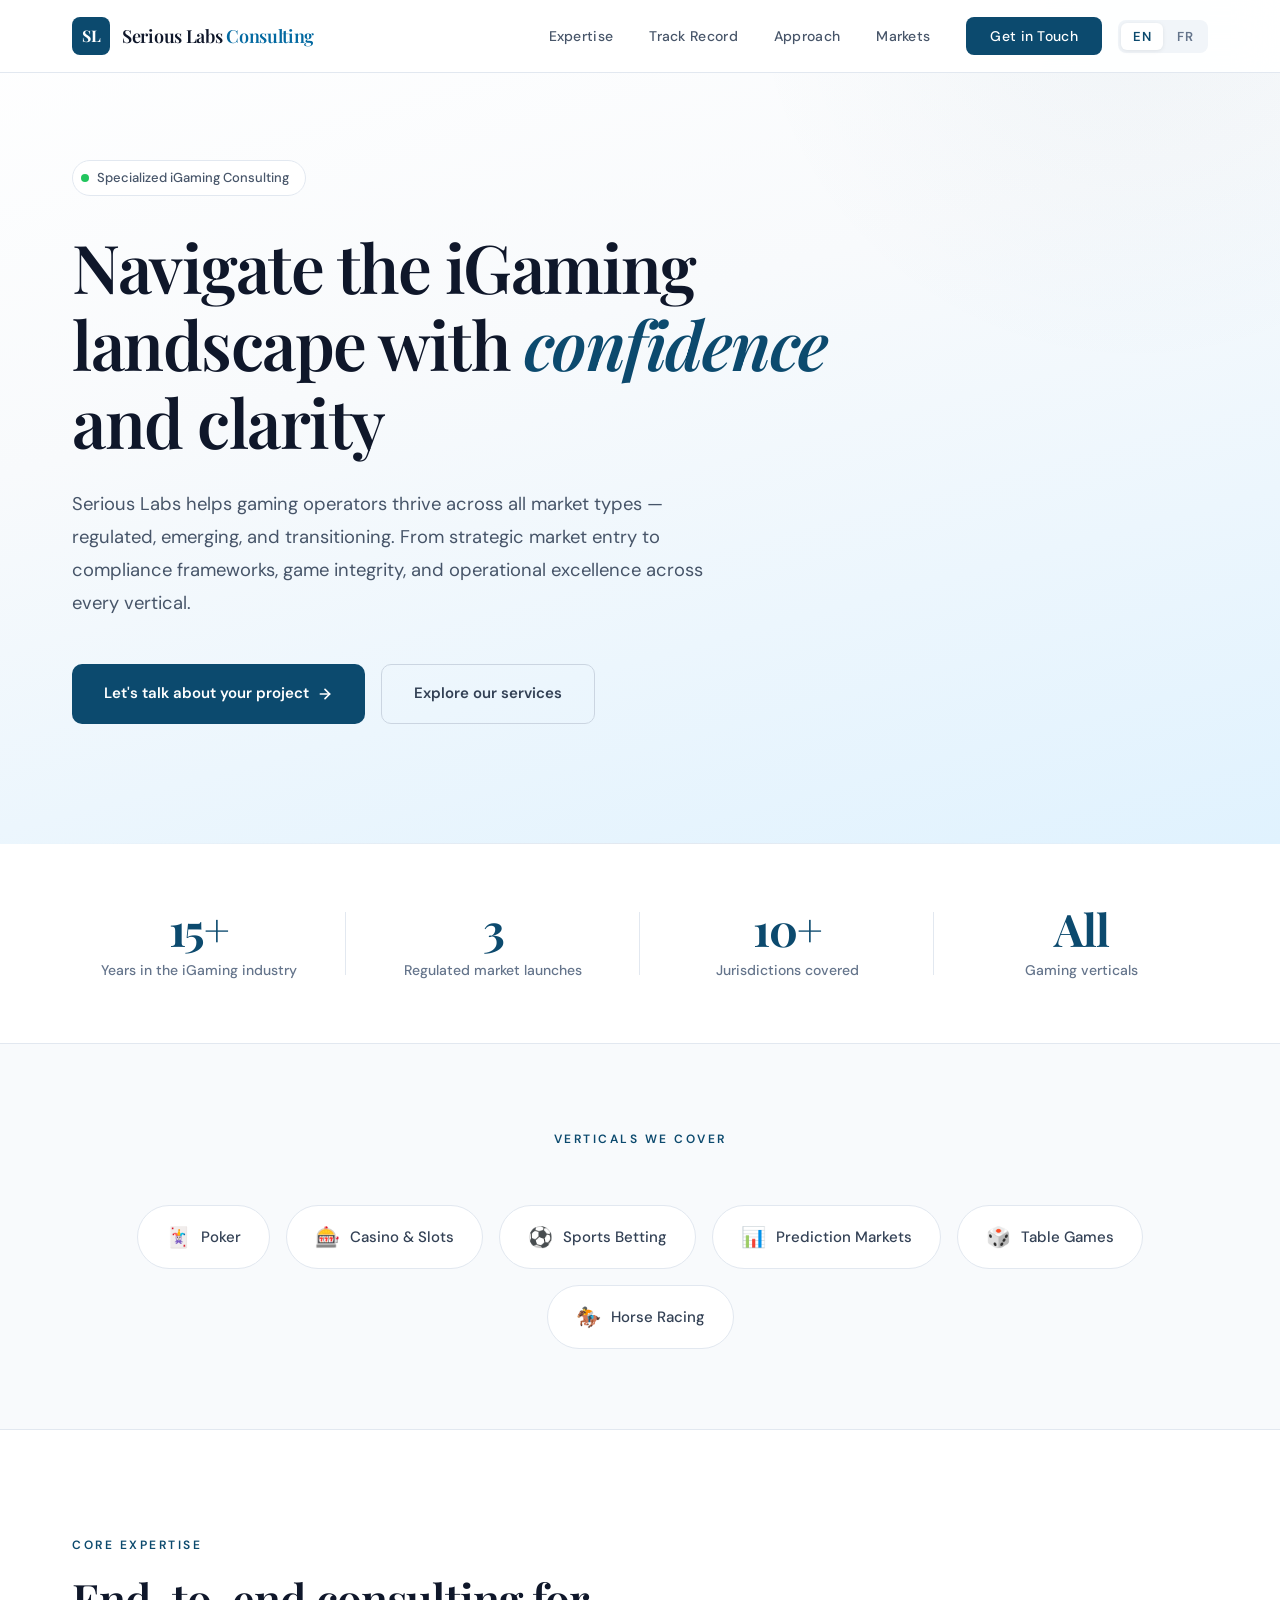
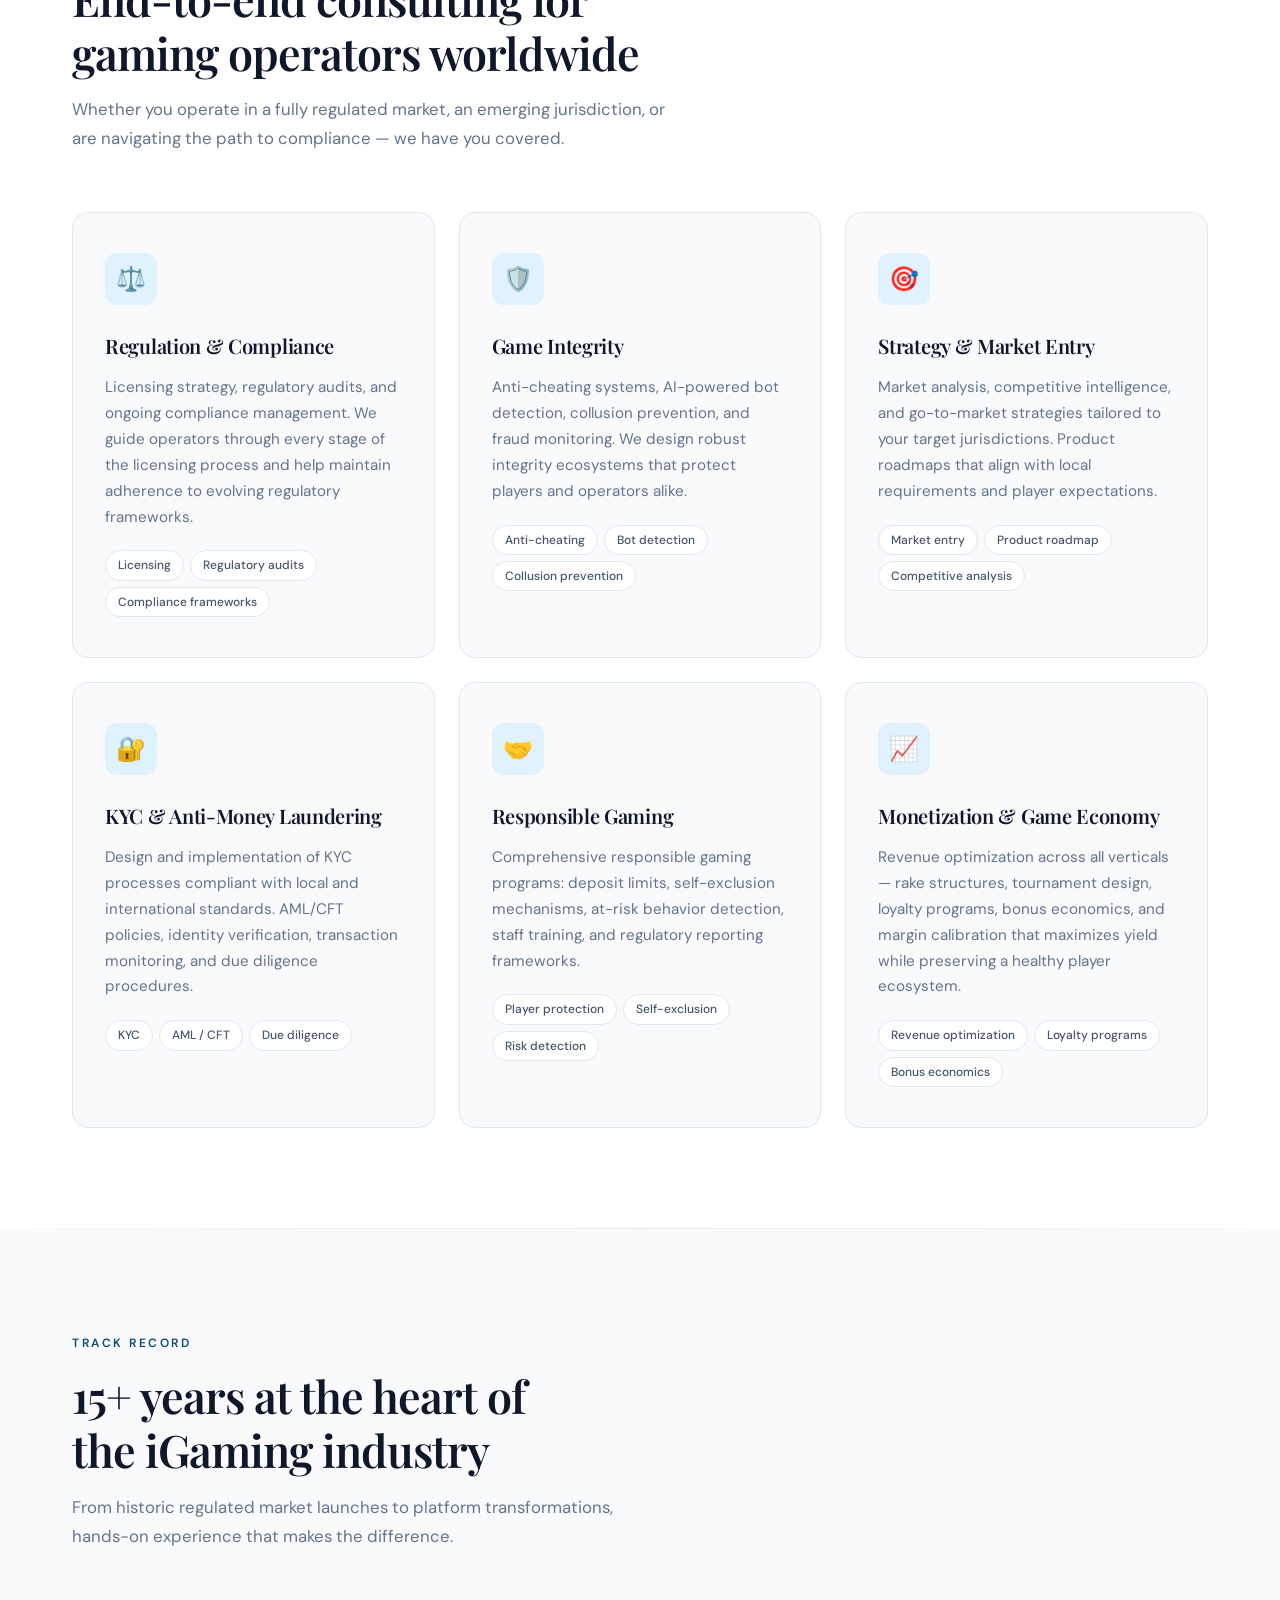
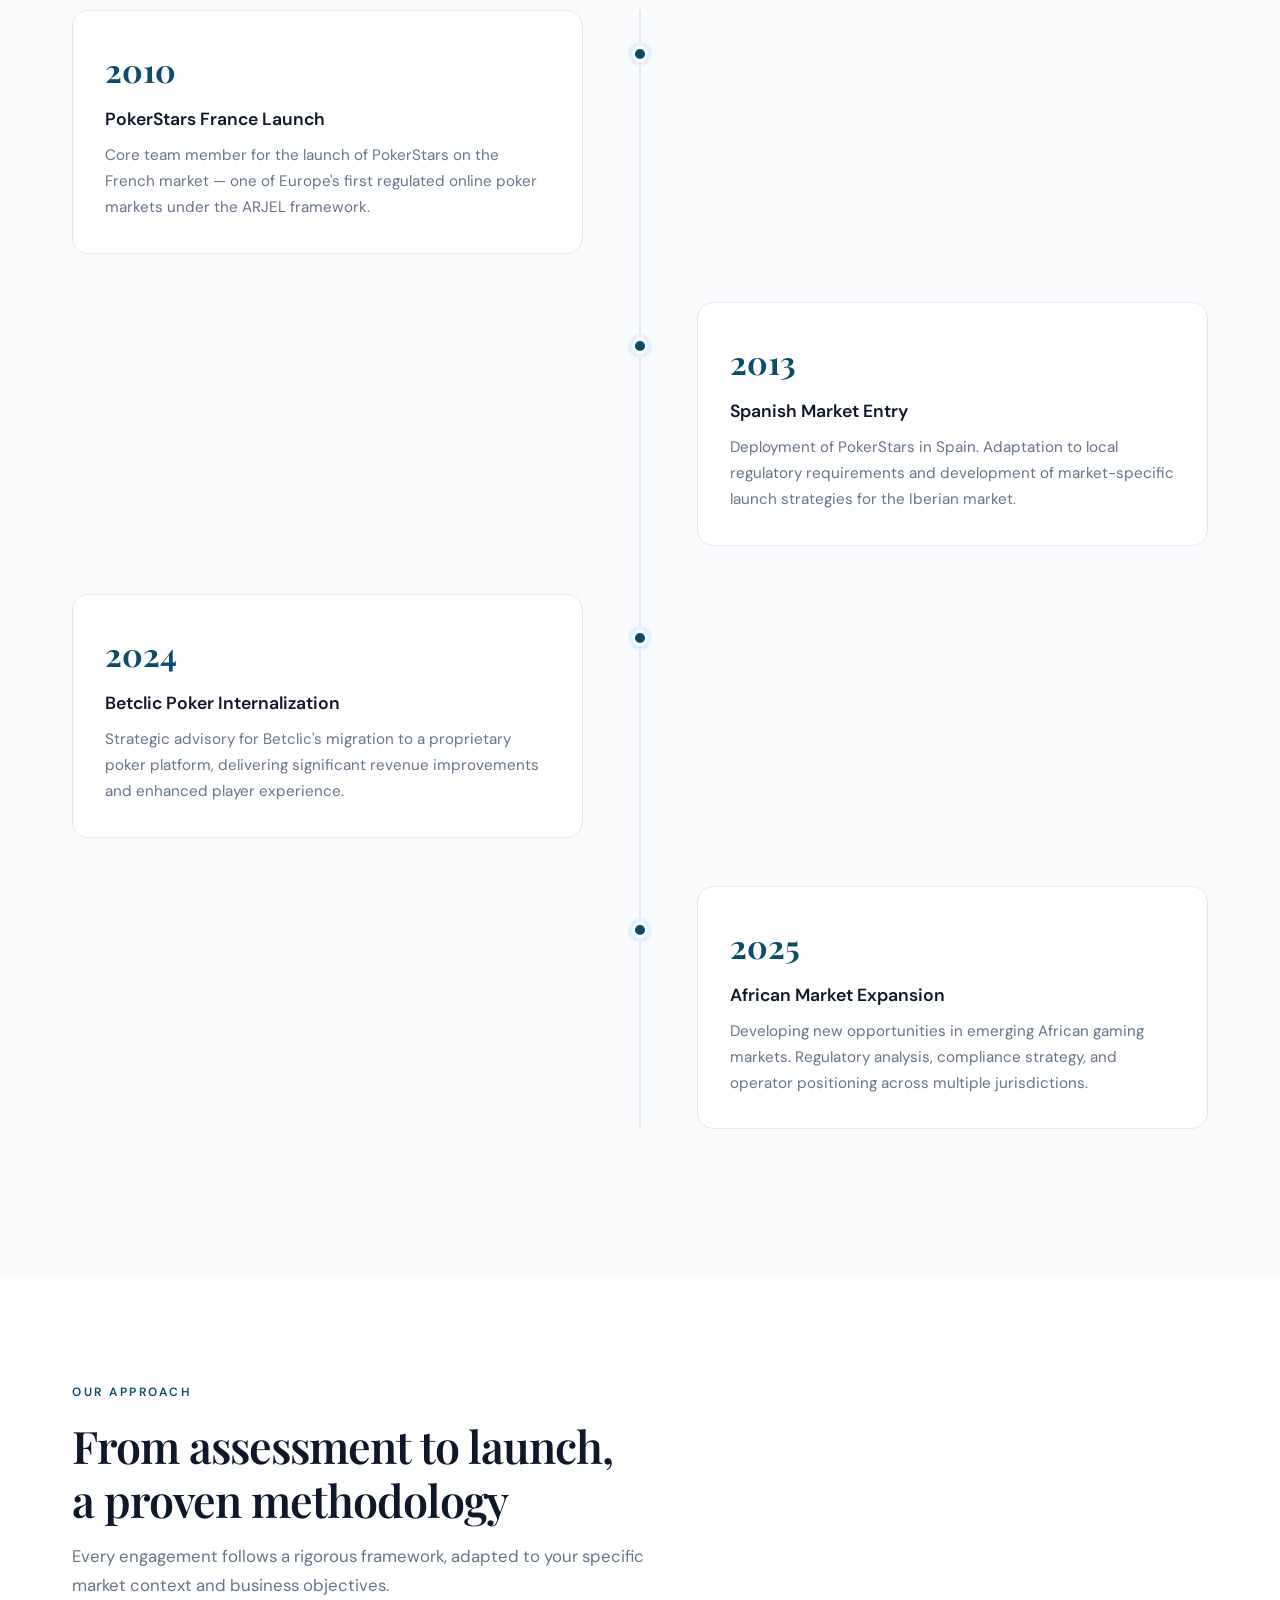
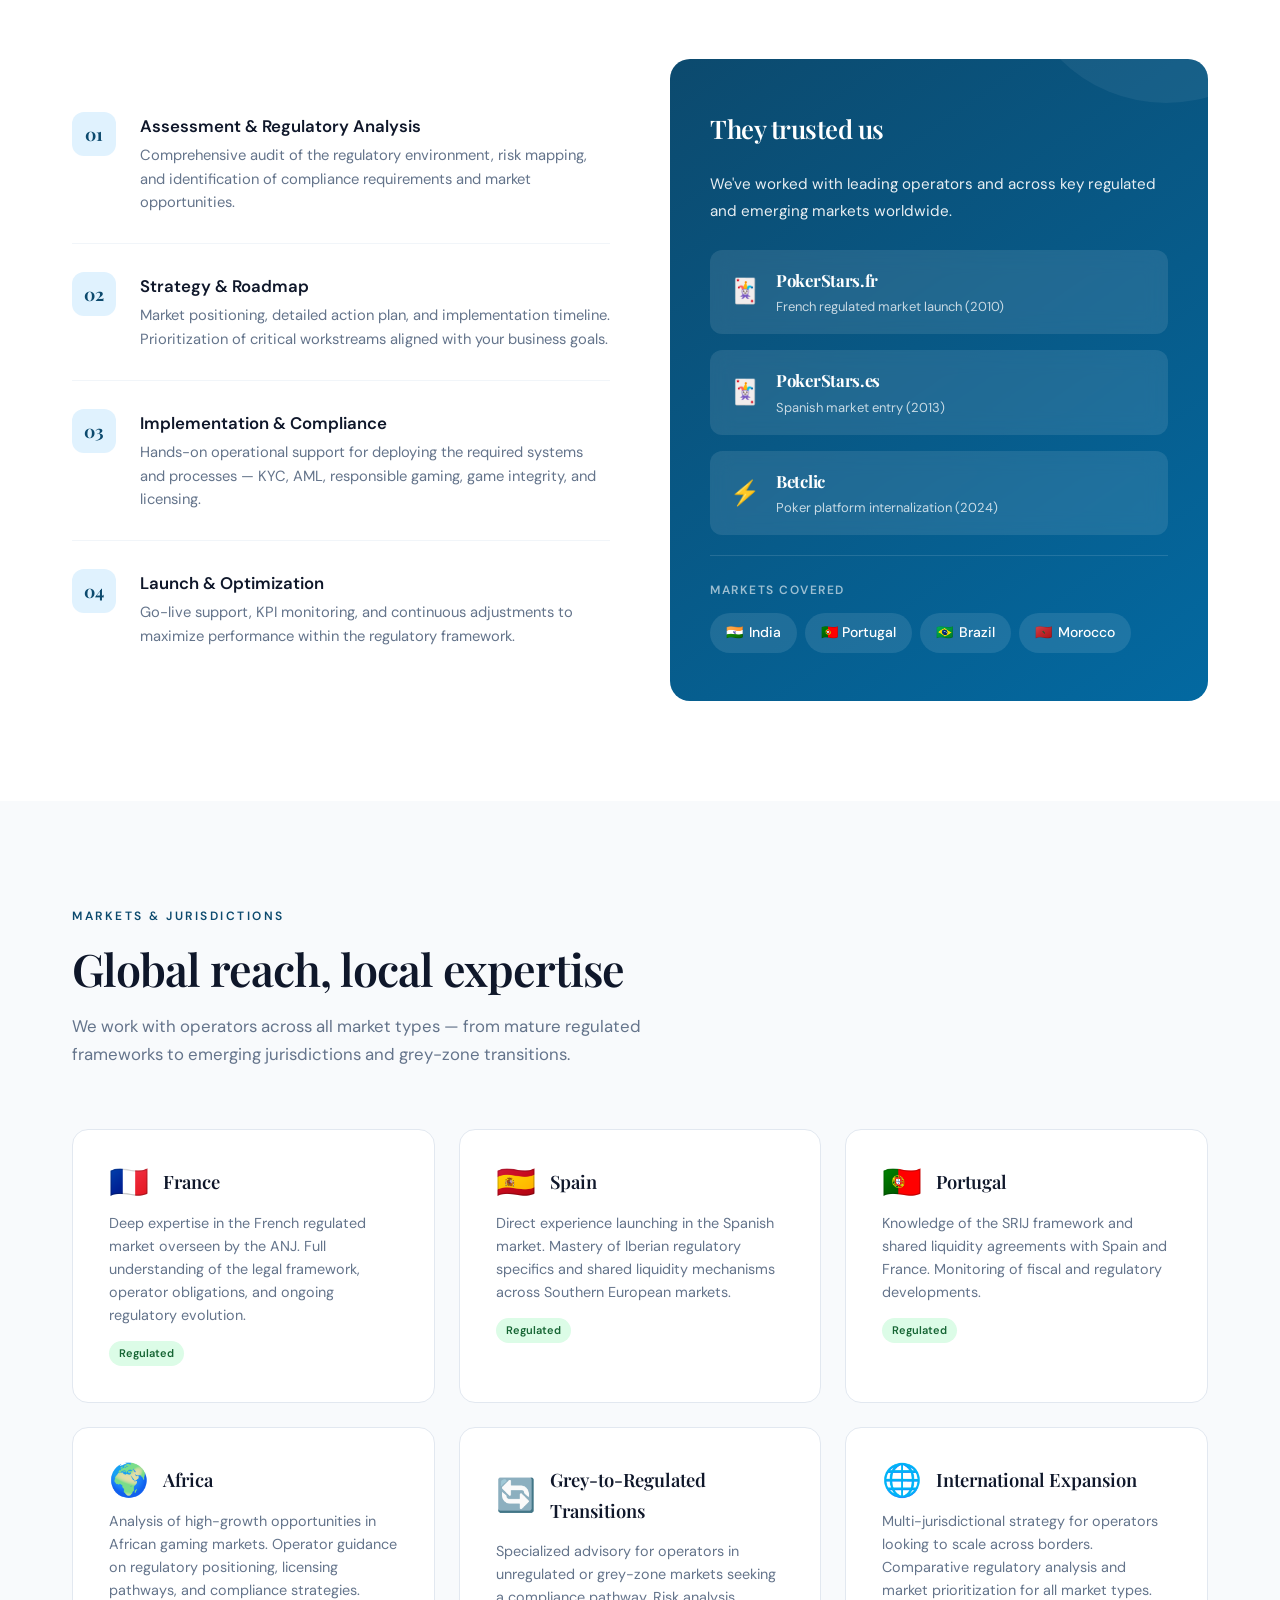
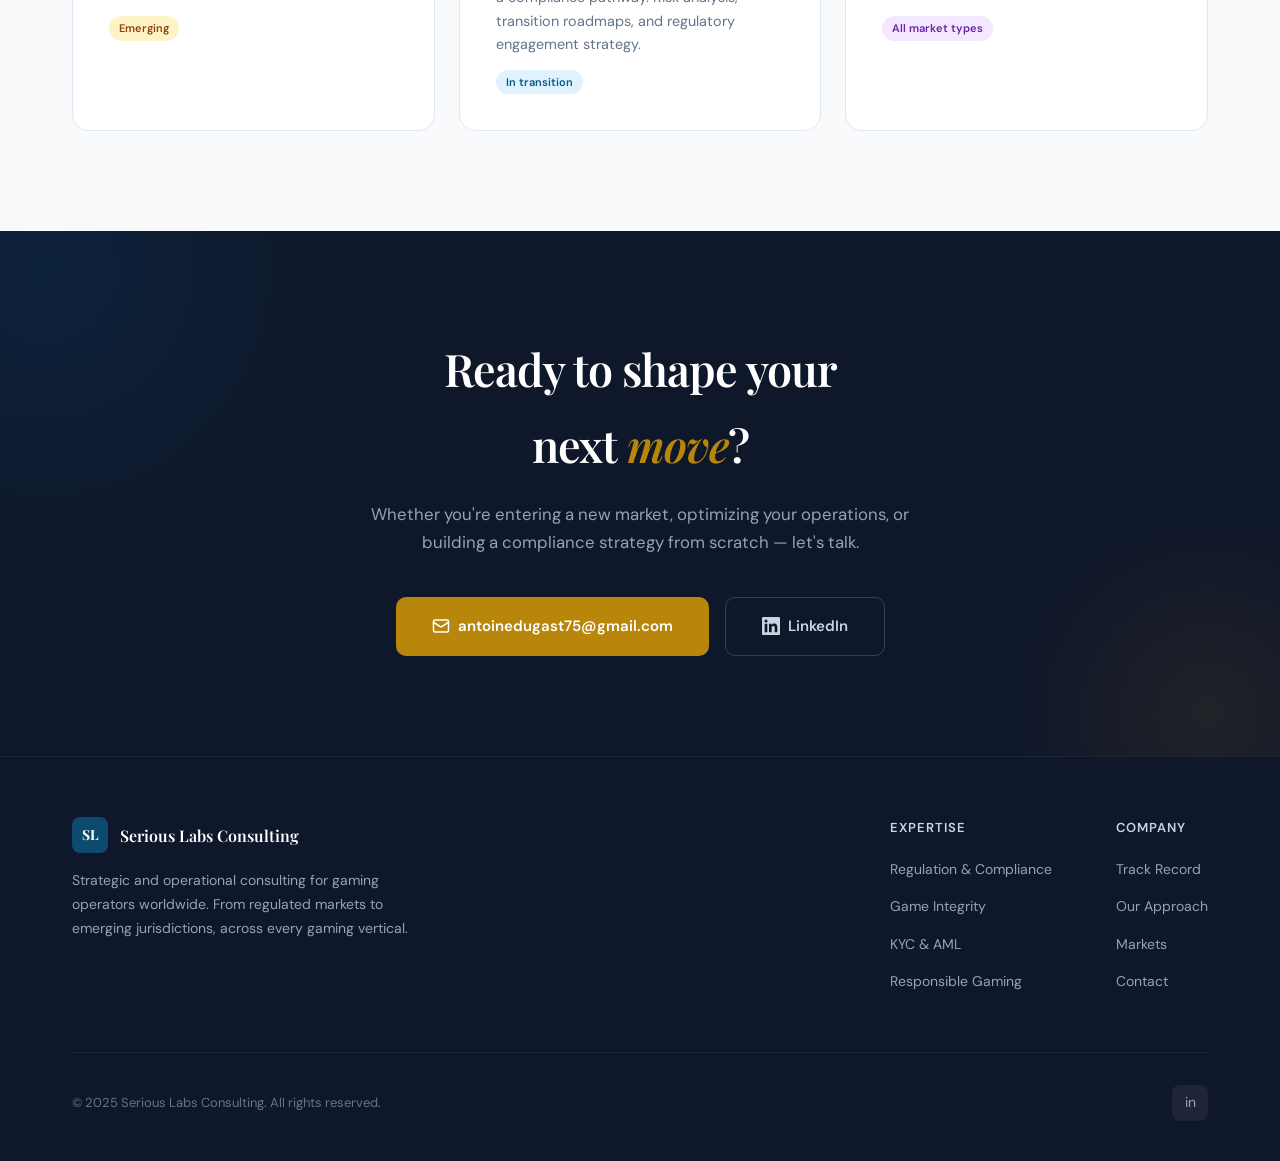
<file: outils/ancien-site.html>
<!DOCTYPE html>
<html lang="en">
<head>
    <meta charset="UTF-8">
    <meta name="viewport" content="width=device-width, initial-scale=1.0">
    <title>Serious Labs Consulting — iGaming Strategy & Compliance</title>
    <meta name="description" content="Expert consulting for iGaming operators worldwide. Strategy, regulation, game integrity, and operational excellence across all verticals and market types.">
    <link rel="preconnect" href="https://fonts.googleapis.com">
    <link rel="preconnect" href="https://fonts.gstatic.com" crossorigin>
    <link href="https://fonts.googleapis.com/css2?family=DM+Sans:ital,opsz,wght@0,9..40,300;0,9..40,400;0,9..40,500;0,9..40,600;0,9..40,700;1,9..40,400&family=Playfair+Display:wght@400;500;600;700&display=swap" rel="stylesheet">
    <style>
        :root {
            --slate-50: #f8fafc; --slate-100: #f1f5f9; --slate-200: #e2e8f0; --slate-300: #cbd5e1;
            --slate-400: #94a3b8; --slate-500: #64748b; --slate-600: #475569; --slate-700: #334155;
            --slate-800: #1e293b; --slate-900: #0f172a;
            --accent: #0c4a6e; --accent-light: #0369a1; --accent-subtle: #e0f2fe;
            --accent-gold: #b8860b; --white: #ffffff;
            --font-display: 'Playfair Display', Georgia, serif;
            --font-body: 'DM Sans', -apple-system, sans-serif;
            --max-width: 1200px; --section-padding: 100px 0;
        }
        *, *::before, *::after { margin: 0; padding: 0; box-sizing: border-box; }
        html { scroll-behavior: smooth; font-size: 16px; }
        body { font-family: var(--font-body); color: var(--slate-800); background: var(--white); line-height: 1.7; overflow-x: hidden; }
        .container { max-width: var(--max-width); margin: 0 auto; padding: 0 32px; }

        /* LANG SWITCHER */
        .lang-switch { display: flex; align-items: center; background: var(--slate-100); border-radius: 8px; padding: 3px; gap: 2px; margin-left: 16px; }
        .lang-btn { padding: 5px 12px; border: none; background: transparent; border-radius: 6px; font-size: 13px; font-weight: 600; color: var(--slate-500); cursor: pointer; transition: all 0.2s; font-family: var(--font-body); letter-spacing: 0.5px; }
        .lang-btn.active { background: var(--white); color: var(--accent); box-shadow: 0 1px 4px rgba(0,0,0,0.08); }
        .lang-btn:hover:not(.active) { color: var(--slate-700); }

        /* NAV */
        nav { position: fixed; top: 0; left: 0; right: 0; z-index: 1000; background: rgba(255,255,255,0.92); backdrop-filter: blur(20px); border-bottom: 1px solid var(--slate-200); transition: all 0.3s ease; }
        nav.scrolled { box-shadow: 0 1px 20px rgba(0,0,0,0.06); }
        .nav-inner { max-width: var(--max-width); margin: 0 auto; padding: 0 32px; display: flex; align-items: center; justify-content: space-between; height: 72px; }
        .nav-logo { display: flex; align-items: center; gap: 12px; text-decoration: none; color: var(--slate-900); }
        .nav-logo-icon { width: 38px; height: 38px; background: var(--accent); border-radius: 8px; display: flex; align-items: center; justify-content: center; color: white; font-family: var(--font-display); font-weight: 700; font-size: 16px; }
        .nav-logo-text { font-family: var(--font-display); font-weight: 600; font-size: 18px; letter-spacing: -0.3px; }
        .nav-logo-text span { color: var(--accent-light); }
        .nav-right { display: flex; align-items: center; }
        .nav-links { display: flex; align-items: center; gap: 36px; list-style: none; }
        .nav-links a { text-decoration: none; color: var(--slate-600); font-size: 14px; font-weight: 500; letter-spacing: 0.3px; transition: color 0.2s; }
        .nav-links a:hover { color: var(--accent); }
        .nav-cta { background: var(--accent) !important; color: white !important; padding: 10px 24px; border-radius: 8px; transition: background 0.2s, transform 0.2s !important; }
        .nav-cta:hover { background: var(--accent-light) !important; transform: translateY(-1px); }
        .nav-hamburger { display: none; flex-direction: column; gap: 5px; cursor: pointer; background: none; border: none; padding: 8px; }
        .nav-hamburger span { width: 24px; height: 2px; background: var(--slate-700); border-radius: 2px; transition: all 0.3s; }

        /* HERO */
        .hero { padding: 160px 0 120px; position: relative; overflow: hidden; background: linear-gradient(165deg, var(--white) 0%, var(--slate-50) 40%, var(--accent-subtle) 100%); }
        .hero::before { content: ''; position: absolute; top: -50%; right: -20%; width: 800px; height: 800px; background: radial-gradient(circle, rgba(12,74,110,0.04) 0%, transparent 70%); border-radius: 50%; }
        .hero::after { content: ''; position: absolute; bottom: 0; left: 0; right: 0; height: 1px; background: linear-gradient(90deg, transparent, var(--slate-200), transparent); }
        .hero-content { position: relative; z-index: 1; max-width: 820px; }
        .hero-badge { display: inline-flex; align-items: center; gap: 8px; padding: 6px 16px 6px 8px; background: var(--white); border: 1px solid var(--slate-200); border-radius: 100px; font-size: 13px; font-weight: 500; color: var(--slate-600); margin-bottom: 32px; animation: fadeInUp 0.8s ease both; }
        .hero-badge-dot { width: 8px; height: 8px; background: #22c55e; border-radius: 50%; animation: pulse 2s infinite; }
        @keyframes pulse { 0%, 100% { opacity: 1; } 50% { opacity: 0.5; } }
        .hero h1 { font-family: var(--font-display); font-size: clamp(2.8rem, 5.5vw, 4.2rem); font-weight: 600; line-height: 1.15; color: var(--slate-900); letter-spacing: -1.5px; margin-bottom: 28px; animation: fadeInUp 0.8s 0.1s ease both; }
        .hero h1 em { font-style: italic; color: var(--accent); }
        .hero-description { font-size: 1.15rem; color: var(--slate-600); line-height: 1.8; max-width: 640px; margin-bottom: 44px; animation: fadeInUp 0.8s 0.2s ease both; }
        .hero-actions { display: flex; gap: 16px; flex-wrap: wrap; animation: fadeInUp 0.8s 0.3s ease both; }
        .btn-primary { display: inline-flex; align-items: center; gap: 8px; padding: 16px 32px; background: var(--accent); color: white; text-decoration: none; border-radius: 10px; font-weight: 600; font-size: 15px; transition: all 0.25s; border: none; cursor: pointer; }
        .btn-primary:hover { background: var(--accent-light); transform: translateY(-2px); box-shadow: 0 8px 30px rgba(12,74,110,0.2); }
        .btn-secondary { display: inline-flex; align-items: center; gap: 8px; padding: 16px 32px; background: transparent; color: var(--slate-700); text-decoration: none; border-radius: 10px; font-weight: 600; font-size: 15px; border: 1.5px solid var(--slate-300); transition: all 0.25s; cursor: pointer; }
        .btn-secondary:hover { border-color: var(--accent); color: var(--accent); transform: translateY(-2px); }
        @keyframes fadeInUp { from { opacity: 0; transform: translateY(24px); } to { opacity: 1; transform: translateY(0); } }

        /* CREDIBILITY */
        .credibility { padding: 60px 0; border-bottom: 1px solid var(--slate-200); background: var(--white); }
        .credibility-grid { display: grid; grid-template-columns: repeat(4, 1fr); gap: 40px; text-align: center; }
        .cred-item { position: relative; }
        .cred-item:not(:last-child)::after { content: ''; position: absolute; right: -20px; top: 10%; height: 80%; width: 1px; background: var(--slate-200); }
        .cred-number { font-family: var(--font-display); font-size: 2.8rem; font-weight: 700; color: var(--accent); line-height: 1.1; letter-spacing: -1px; }
        .cred-label { font-size: 14px; color: var(--slate-500); margin-top: 6px; font-weight: 500; }

        /* VERTICALS */
        .verticals { padding: 80px 0; background: var(--slate-50); border-bottom: 1px solid var(--slate-200); }
        .verticals-label { text-align: center; margin-bottom: 40px; }
        .verticals-grid { display: flex; justify-content: center; flex-wrap: wrap; gap: 16px; }
        .vertical-pill { display: inline-flex; align-items: center; gap: 10px; padding: 14px 28px; background: var(--white); border: 1px solid var(--slate-200); border-radius: 100px; font-size: 15px; font-weight: 500; color: var(--slate-700); transition: all 0.25s; }
        .vertical-pill:hover { border-color: var(--accent); color: var(--accent); transform: translateY(-2px); box-shadow: 0 4px 20px rgba(0,0,0,0.05); }
        .vertical-pill .v-icon { font-size: 20px; }

        /* SECTIONS */
        .section-label { display: inline-block; font-size: 12px; font-weight: 600; letter-spacing: 2.5px; text-transform: uppercase; color: var(--accent); margin-bottom: 16px; }
        .section-title { font-family: var(--font-display); font-size: clamp(2rem, 3.5vw, 2.8rem); font-weight: 600; color: var(--slate-900); letter-spacing: -1px; line-height: 1.2; margin-bottom: 16px; }
        .section-subtitle { font-size: 1.05rem; color: var(--slate-500); max-width: 600px; line-height: 1.7; margin-bottom: 60px; }

        /* EXPERTISE */
        .expertise { padding: var(--section-padding); background: var(--white); }
        .expertise-grid { display: grid; grid-template-columns: repeat(3, 1fr); gap: 24px; }
        .expertise-card { padding: 40px 32px; background: var(--slate-50); border: 1px solid var(--slate-200); border-radius: 16px; transition: all 0.35s ease; position: relative; overflow: hidden; }
        .expertise-card::before { content: ''; position: absolute; top: 0; left: 0; right: 0; height: 3px; background: var(--accent); transform: scaleX(0); transform-origin: left; transition: transform 0.35s ease; }
        .expertise-card:hover { border-color: var(--accent); transform: translateY(-4px); box-shadow: 0 12px 40px rgba(12,74,110,0.08); }
        .expertise-card:hover::before { transform: scaleX(1); }
        .expertise-icon { width: 52px; height: 52px; background: var(--accent-subtle); border-radius: 12px; display: flex; align-items: center; justify-content: center; font-size: 24px; margin-bottom: 24px; }
        .expertise-card h3 { font-family: var(--font-display); font-size: 1.25rem; font-weight: 600; color: var(--slate-900); margin-bottom: 12px; letter-spacing: -0.3px; }
        .expertise-card p { font-size: 0.95rem; color: var(--slate-500); line-height: 1.7; }
        .expertise-tags { display: flex; flex-wrap: wrap; gap: 6px; margin-top: 20px; }
        .expertise-tag { padding: 4px 12px; background: var(--white); border: 1px solid var(--slate-200); border-radius: 100px; font-size: 12px; color: var(--slate-600); font-weight: 500; }

        /* TRACK RECORD */
        .track-record { padding: var(--section-padding); background: var(--slate-50); position: relative; }
        .track-record::before { content: ''; position: absolute; top: 0; left: 0; right: 0; height: 1px; background: linear-gradient(90deg, transparent, var(--slate-200), transparent); }
        .timeline { position: relative; margin-top: 60px; }
        .timeline::before { content: ''; position: absolute; left: 50%; top: 0; bottom: 0; width: 2px; background: var(--slate-200); transform: translateX(-50%); }
        .timeline-item { display: flex; align-items: flex-start; margin-bottom: 48px; position: relative; }
        .timeline-item:nth-child(odd) { flex-direction: row; }
        .timeline-item:nth-child(even) { flex-direction: row-reverse; }
        .timeline-content { width: 45%; padding: 32px; background: var(--white); border: 1px solid var(--slate-200); border-radius: 16px; transition: all 0.3s; }
        .timeline-content:hover { box-shadow: 0 8px 30px rgba(0,0,0,0.06); transform: translateY(-2px); }
        .timeline-dot { position: absolute; left: 50%; top: 36px; width: 16px; height: 16px; background: var(--accent); border: 3px solid var(--white); border-radius: 50%; transform: translateX(-50%); z-index: 2; box-shadow: 0 0 0 4px var(--accent-subtle); }
        .timeline-year { font-family: var(--font-display); font-size: 2rem; font-weight: 700; color: var(--accent); margin-bottom: 8px; }
        .timeline-title { font-weight: 600; font-size: 1.1rem; color: var(--slate-900); margin-bottom: 8px; }
        .timeline-desc { font-size: 0.95rem; color: var(--slate-500); line-height: 1.7; }

        /* APPROACH */
        .approach { padding: var(--section-padding); background: var(--white); }
        .approach-grid { display: grid; grid-template-columns: repeat(2, 1fr); gap: 60px; align-items: center; margin-top: 60px; }
        .approach-step { display: flex; gap: 24px; padding: 28px 0; border-bottom: 1px solid var(--slate-100); transition: all 0.3s; }
        .approach-step:last-child { border-bottom: none; }
        .approach-step:hover { padding-left: 8px; }
        .step-number { flex-shrink: 0; width: 44px; height: 44px; background: var(--accent-subtle); color: var(--accent); border-radius: 12px; display: flex; align-items: center; justify-content: center; font-family: var(--font-display); font-weight: 700; font-size: 1.1rem; }
        .step-content h4 { font-weight: 600; color: var(--slate-900); margin-bottom: 4px; font-size: 1.05rem; }
        .step-content p { font-size: 0.92rem; color: var(--slate-500); line-height: 1.6; }
        .approach-highlight { background: linear-gradient(145deg, var(--accent) 0%, var(--accent-light) 100%); border-radius: 20px; padding: 48px 40px; color: white; position: relative; overflow: hidden; }
        .approach-highlight::before { content: ''; position: absolute; top: -40%; right: -20%; width: 300px; height: 300px; background: rgba(255,255,255,0.06); border-radius: 50%; }
        .approach-highlight h3 { font-family: var(--font-display); font-size: 1.6rem; font-weight: 600; margin-bottom: 20px; letter-spacing: -0.5px; }
        .approach-highlight > p { font-size: 0.95rem; line-height: 1.8; opacity: 0.9; margin-bottom: 24px; }
        .client-list { display: flex; flex-direction: column; gap: 16px; }
        .client-item { display: flex; align-items: center; gap: 16px; padding: 16px 20px; background: rgba(255,255,255,0.1); border-radius: 12px; backdrop-filter: blur(10px); transition: background 0.2s; }
        .client-item:hover { background: rgba(255,255,255,0.15); }
        .client-icon { font-size: 24px; flex-shrink: 0; }
        .client-name { font-weight: 700; font-size: 1.05rem; font-family: var(--font-display); letter-spacing: -0.3px; }
        .client-detail { font-size: 13px; opacity: 0.75; margin-top: 2px; }
        .client-divider { height: 1px; background: rgba(255,255,255,0.12); margin: 4px 0; }
        .client-markets { padding: 4px 0 0; }
        .client-markets-label { font-size: 12px; font-weight: 600; letter-spacing: 1.5px; text-transform: uppercase; opacity: 0.6; margin-bottom: 12px; }
        .client-markets-flags { display: flex; flex-wrap: wrap; gap: 8px; }
        .client-market-pill { display: inline-flex; align-items: center; gap: 6px; padding: 8px 16px; background: rgba(255,255,255,0.1); border-radius: 100px; font-size: 14px; font-weight: 500; }

        /* MARKETS */
        .markets { padding: var(--section-padding); background: var(--slate-50); }
        .markets-grid { display: grid; grid-template-columns: repeat(3, 1fr); gap: 24px; margin-top: 60px; }
        .market-card { padding: 36px; background: var(--white); border: 1px solid var(--slate-200); border-radius: 16px; transition: all 0.3s; }
        .market-card:hover { transform: translateY(-3px); box-shadow: 0 8px 30px rgba(0,0,0,0.06); }
        .market-header { display: flex; align-items: center; gap: 14px; margin-bottom: 14px; }
        .market-flag { font-size: 2rem; line-height: 1; }
        .market-card h3 { font-family: var(--font-display); font-weight: 600; font-size: 1.15rem; color: var(--slate-900); }
        .market-card p { font-size: 0.9rem; color: var(--slate-500); line-height: 1.6; }
        .market-badge { display: inline-block; padding: 3px 10px; border-radius: 100px; font-size: 11px; font-weight: 600; margin-top: 14px; }
        .badge-regulated { background: #dcfce7; color: #166534; }
        .badge-emerging { background: #fef3c7; color: #92400e; }
        .badge-transition { background: #e0f2fe; color: #075985; }
        .badge-all { background: #f3e8ff; color: #6b21a8; }

        /* CTA */
        .cta-section { padding: 100px 0; background: var(--slate-900); position: relative; overflow: hidden; }
        .cta-section::before { content: ''; position: absolute; top: -50%; left: -20%; width: 600px; height: 600px; background: radial-gradient(circle, rgba(3,105,161,0.15) 0%, transparent 70%); border-radius: 50%; }
        .cta-section::after { content: ''; position: absolute; bottom: -30%; right: -10%; width: 400px; height: 400px; background: radial-gradient(circle, rgba(184,134,11,0.1) 0%, transparent 70%); border-radius: 50%; }
        .cta-inner { text-align: center; position: relative; z-index: 1; }
        .cta-inner h2 { font-family: var(--font-display); font-size: clamp(2rem, 3.5vw, 2.8rem); color: var(--white); font-weight: 600; letter-spacing: -1px; margin-bottom: 16px; }
        .cta-inner h2 em { font-style: italic; color: var(--accent-gold); }
        .cta-inner p { color: var(--slate-400); font-size: 1.05rem; max-width: 540px; margin: 0 auto 40px; line-height: 1.7; }
        .cta-actions { display: flex; justify-content: center; gap: 16px; flex-wrap: wrap; }
        .btn-cta-primary { display: inline-flex; align-items: center; gap: 8px; padding: 16px 36px; background: var(--accent-gold); color: var(--white); text-decoration: none; border-radius: 10px; font-weight: 600; font-size: 15px; transition: all 0.25s; }
        .btn-cta-primary:hover { transform: translateY(-2px); box-shadow: 0 8px 30px rgba(184,134,11,0.3); }
        .btn-cta-secondary { display: inline-flex; align-items: center; gap: 8px; padding: 16px 36px; background: transparent; color: var(--slate-300); text-decoration: none; border-radius: 10px; font-weight: 600; font-size: 15px; border: 1.5px solid var(--slate-700); transition: all 0.25s; }
        .btn-cta-secondary:hover { border-color: var(--slate-400); color: var(--white); transform: translateY(-2px); }

        /* FOOTER */
        footer { padding: 60px 0 40px; background: var(--slate-900); border-top: 1px solid rgba(255,255,255,0.06); }
        .footer-inner { display: flex; justify-content: space-between; align-items: flex-start; margin-bottom: 48px; }
        .footer-brand { max-width: 340px; }
        .footer-logo { display: flex; align-items: center; gap: 12px; margin-bottom: 16px; }
        .footer-logo-icon { width: 36px; height: 36px; background: var(--accent); border-radius: 8px; display: flex; align-items: center; justify-content: center; color: white; font-family: var(--font-display); font-weight: 700; font-size: 14px; }
        .footer-logo-text { font-family: var(--font-display); font-weight: 600; font-size: 16px; color: var(--white); }
        .footer-brand p { font-size: 14px; color: var(--slate-400); line-height: 1.7; }
        .footer-links { display: flex; gap: 64px; }
        .footer-col h4 { font-size: 13px; font-weight: 600; color: var(--slate-300); letter-spacing: 1px; text-transform: uppercase; margin-bottom: 16px; }
        .footer-col ul { list-style: none; }
        .footer-col li { margin-bottom: 10px; }
        .footer-col a { color: var(--slate-400); text-decoration: none; font-size: 14px; transition: color 0.2s; }
        .footer-col a:hover { color: var(--white); }
        .footer-bottom { padding-top: 32px; border-top: 1px solid rgba(255,255,255,0.06); display: flex; justify-content: space-between; align-items: center; }
        .footer-bottom p { font-size: 13px; color: var(--slate-500); }
        .footer-socials { display: flex; gap: 16px; }
        .footer-socials a { width: 36px; height: 36px; border-radius: 8px; background: rgba(255,255,255,0.06); display: flex; align-items: center; justify-content: center; color: var(--slate-400); text-decoration: none; font-size: 14px; transition: all 0.2s; }
        .footer-socials a:hover { background: var(--accent); color: white; }

        .reveal { opacity: 0; transform: translateY(30px); transition: all 0.7s cubic-bezier(0.16, 1, 0.3, 1); }
        .reveal.visible { opacity: 1; transform: translateY(0); }

        @media (max-width: 968px) {
            .expertise-grid { grid-template-columns: repeat(2, 1fr); }
            .markets-grid { grid-template-columns: repeat(2, 1fr); }
            .approach-grid { grid-template-columns: 1fr; gap: 40px; }
            .timeline::before { left: 20px; }
            .timeline-item, .timeline-item:nth-child(even) { flex-direction: row; padding-left: 52px; }
            .timeline-content { width: 100%; }
            .timeline-dot { left: 20px; }
            .credibility-grid { grid-template-columns: repeat(2, 1fr); gap: 32px; }
            .cred-item:nth-child(2)::after { display: none; }
            .footer-inner { flex-direction: column; gap: 40px; }
        }
        @media (max-width: 640px) {
            .nav-links { display: none; }
            .nav-hamburger { display: flex; }
            .hero { padding: 130px 0 80px; }
            .expertise-grid, .markets-grid { grid-template-columns: 1fr; }
            .credibility-grid { grid-template-columns: repeat(2, 1fr); gap: 24px; }
            .cred-item::after { display: none; }
            .highlight-stats { grid-template-columns: 1fr; }
            .footer-links { flex-direction: column; gap: 32px; }
            .footer-bottom { flex-direction: column; gap: 16px; text-align: center; }
            .verticals-grid { gap: 10px; }
            .vertical-pill { padding: 10px 20px; font-size: 14px; }
            .lang-switch { margin-left: 8px; }
        }
        .mobile-menu { display: none; position: fixed; top: 72px; left: 0; right: 0; background: var(--white); border-bottom: 1px solid var(--slate-200); padding: 24px 32px; z-index: 999; box-shadow: 0 8px 30px rgba(0,0,0,0.1); }
        .mobile-menu.active { display: block; }
        .mobile-menu a { display: block; padding: 12px 0; color: var(--slate-700); text-decoration: none; font-weight: 500; font-size: 15px; border-bottom: 1px solid var(--slate-100); }
        .mobile-menu a:last-child { border-bottom: none; color: var(--accent); }
    </style>
</head>
<body>

<!-- NAV -->
<nav id="navbar">
    <div class="nav-inner">
        <a href="#" class="nav-logo">
            <div class="nav-logo-icon">SL</div>
            <div class="nav-logo-text">Serious Labs <span>Consulting</span></div>
        </a>
        <div class="nav-right">
            <ul class="nav-links">
                <li><a href="#expertise" data-en="Expertise" data-fr="Expertise">Expertise</a></li>
                <li><a href="#track-record" data-en="Track Record" data-fr="Parcours">Track Record</a></li>
                <li><a href="#approach" data-en="Approach" data-fr="Approche">Approach</a></li>
                <li><a href="#markets" data-en="Markets" data-fr="Marchés">Markets</a></li>
                <li><a href="#contact" class="nav-cta" data-en="Get in Touch" data-fr="Nous contacter">Get in Touch</a></li>
            </ul>
            <div class="lang-switch">
                <button class="lang-btn active" onclick="setLang('en')">EN</button>
                <button class="lang-btn" onclick="setLang('fr')">FR</button>
            </div>
            <button class="nav-hamburger" onclick="toggleMobile()" aria-label="Menu">
                <span></span><span></span><span></span>
            </button>
        </div>
    </div>
</nav>
<div class="mobile-menu" id="mobileMenu">
    <a href="#expertise" onclick="closeMobile()" data-en="Expertise" data-fr="Expertise">Expertise</a>
    <a href="#track-record" onclick="closeMobile()" data-en="Track Record" data-fr="Parcours">Track Record</a>
    <a href="#approach" onclick="closeMobile()" data-en="Approach" data-fr="Approche">Approach</a>
    <a href="#markets" onclick="closeMobile()" data-en="Markets" data-fr="Marchés">Markets</a>
    <a href="#contact" onclick="closeMobile()" data-en="Get in Touch" data-fr="Nous contacter">Get in Touch</a>
</div>

<!-- HERO -->
<section class="hero">
    <div class="container">
        <div class="hero-content">
            <div class="hero-badge">
                <span class="hero-badge-dot"></span>
                <span data-en="Specialized iGaming Consulting" data-fr="Conseil spécialisé iGaming">Specialized iGaming Consulting</span>
            </div>
            <h1 data-en="Navigate the iGaming landscape with <em>confidence</em> and clarity" data-fr="Naviguer le paysage iGaming avec <em>expertise</em> et précision">Navigate the iGaming landscape with <em>confidence</em> and clarity</h1>
            <p class="hero-description" data-en="Serious Labs helps gaming operators thrive across all market types — regulated, emerging, and transitioning. From strategic market entry to compliance frameworks, game integrity, and operational excellence across every vertical." data-fr="Serious Labs accompagne les opérateurs de jeux en ligne sur tous les types de marchés — régulés, émergents et en transition. De l'entrée sur le marché aux cadres de conformité, en passant par l'intégrité du jeu et l'excellence opérationnelle sur toutes les verticales.">Serious Labs helps gaming operators thrive across all market types — regulated, emerging, and transitioning. From strategic market entry to compliance frameworks, game integrity, and operational excellence across every vertical.</p>
            <div class="hero-actions">
                <a href="#contact" class="btn-primary" data-en="Let's talk about your project →" data-fr="Discutons de votre projet →">
                    Let's talk about your project
                    <svg width="16" height="16" viewBox="0 0 24 24" fill="none" stroke="currentColor" stroke-width="2.5" stroke-linecap="round" stroke-linejoin="round"><path d="m5 12h14"/><path d="m12 5 7 7-7 7"/></svg>
                </a>
                <a href="#expertise" class="btn-secondary" data-en="Explore our services" data-fr="Découvrir nos services">Explore our services</a>
            </div>
        </div>
    </div>
</section>

<!-- CREDIBILITY -->
<section class="credibility">
    <div class="container">
        <div class="credibility-grid">
            <div class="cred-item reveal"><div class="cred-number">15+</div><div class="cred-label" data-en="Years in the iGaming industry" data-fr="Années dans l'industrie iGaming">Years in the iGaming industry</div></div>
            <div class="cred-item reveal"><div class="cred-number">3</div><div class="cred-label" data-en="Regulated market launches" data-fr="Lancements de marchés régulés">Regulated market launches</div></div>
            <div class="cred-item reveal"><div class="cred-number">10+</div><div class="cred-label" data-en="Jurisdictions covered" data-fr="Juridictions couvertes">Jurisdictions covered</div></div>
            <div class="cred-item reveal"><div class="cred-number" data-en="All" data-fr="Toutes">All</div><div class="cred-label" data-en="Gaming verticals" data-fr="Les verticales gaming">Gaming verticals</div></div>
        </div>
    </div>
</section>

<!-- VERTICALS -->
<section class="verticals">
    <div class="container">
        <div class="verticals-label"><div class="section-label reveal" data-en="Verticals we cover" data-fr="Nos verticales">Verticals we cover</div></div>
        <div class="verticals-grid reveal">
            <div class="vertical-pill"><span class="v-icon">🃏</span> Poker</div>
            <div class="vertical-pill"><span class="v-icon">🎰</span> Casino & Slots</div>
            <div class="vertical-pill"><span class="v-icon">⚽</span> <span data-en="Sports Betting" data-fr="Paris sportifs">Sports Betting</span></div>
            <div class="vertical-pill"><span class="v-icon">📊</span> <span data-en="Prediction Markets" data-fr="Marchés prédictifs">Prediction Markets</span></div>
            <div class="vertical-pill"><span class="v-icon">🎲</span> <span data-en="Table Games" data-fr="Jeux de table">Table Games</span></div>
            <div class="vertical-pill"><span class="v-icon">🏇</span> <span data-en="Horse Racing" data-fr="Courses hippiques">Horse Racing</span></div>
        </div>
    </div>
</section>

<!-- EXPERTISE -->
<section class="expertise" id="expertise">
    <div class="container">
        <div class="section-label reveal" data-en="Core expertise" data-fr="Nos domaines d'expertise">Core expertise</div>
        <h2 class="section-title reveal" data-en="End-to-end consulting for<br>gaming operators worldwide" data-fr="Un accompagnement complet pour<br>les opérateurs de jeux dans le monde">End-to-end consulting for<br>gaming operators worldwide</h2>
        <p class="section-subtitle reveal" data-en="Whether you operate in a fully regulated market, an emerging jurisdiction, or are navigating the path to compliance — we have you covered." data-fr="Que vous opériez sur un marché régulé, une juridiction émergente, ou que vous naviguiez vers la conformité — nous vous accompagnons.">Whether you operate in a fully regulated market, an emerging jurisdiction, or are navigating the path to compliance — we have you covered.</p>
        <div class="expertise-grid">
            <div class="expertise-card reveal">
                <div class="expertise-icon">⚖️</div>
                <h3 data-en="Regulation & Compliance" data-fr="Régulation & Conformité">Regulation & Compliance</h3>
                <p data-en="Licensing strategy, regulatory audits, and ongoing compliance management. We guide operators through every stage of the licensing process and help maintain adherence to evolving regulatory frameworks." data-fr="Stratégie de licensing, audits réglementaires et gestion de la conformité. Nous accompagnons les opérateurs à chaque étape du processus de licence et du maintien de la conformité aux cadres réglementaires.">Licensing strategy, regulatory audits, and ongoing compliance management. We guide operators through every stage of the licensing process and help maintain adherence to evolving regulatory frameworks.</p>
                <div class="expertise-tags"><span class="expertise-tag">Licensing</span><span class="expertise-tag" data-en="Regulatory audits" data-fr="Audits réglementaires">Regulatory audits</span><span class="expertise-tag" data-en="Compliance frameworks" data-fr="Cadres de conformité">Compliance frameworks</span></div>
            </div>
            <div class="expertise-card reveal">
                <div class="expertise-icon">🛡️</div>
                <h3 data-en="Game Integrity" data-fr="Intégrité du jeu">Game Integrity</h3>
                <p data-en="Anti-cheating systems, AI-powered bot detection, collusion prevention, and fraud monitoring. We design robust integrity ecosystems that protect players and operators alike." data-fr="Systèmes anti-triche, détection de bots par IA, prévention de la collusion et surveillance de la fraude. Nous concevons des écosystèmes d'intégrité robustes qui protègent joueurs et opérateurs.">Anti-cheating systems, AI-powered bot detection, collusion prevention, and fraud monitoring. We design robust integrity ecosystems that protect players and operators alike.</p>
                <div class="expertise-tags"><span class="expertise-tag">Anti-cheating</span><span class="expertise-tag">Bot detection</span><span class="expertise-tag" data-en="Collusion prevention" data-fr="Anti-collusion">Collusion prevention</span></div>
            </div>
            <div class="expertise-card reveal">
                <div class="expertise-icon">🎯</div>
                <h3 data-en="Strategy & Market Entry" data-fr="Stratégie & Entrée marché">Strategy & Market Entry</h3>
                <p data-en="Market analysis, competitive intelligence, and go-to-market strategies tailored to your target jurisdictions. Product roadmaps that align with local requirements and player expectations." data-fr="Analyse de marché, intelligence concurrentielle et stratégies go-to-market adaptées à vos juridictions cibles. Roadmaps produit alignées sur les exigences locales et les attentes des joueurs.">Market analysis, competitive intelligence, and go-to-market strategies tailored to your target jurisdictions. Product roadmaps that align with local requirements and player expectations.</p>
                <div class="expertise-tags"><span class="expertise-tag" data-en="Market entry" data-fr="Entrée marché">Market entry</span><span class="expertise-tag">Product roadmap</span><span class="expertise-tag" data-en="Competitive analysis" data-fr="Analyse concurrentielle">Competitive analysis</span></div>
            </div>
            <div class="expertise-card reveal">
                <div class="expertise-icon">🔐</div>
                <h3 data-en="KYC & Anti-Money Laundering" data-fr="KYC & Lutte anti-blanchiment">KYC & Anti-Money Laundering</h3>
                <p data-en="Design and implementation of KYC processes compliant with local and international standards. AML/CFT policies, identity verification, transaction monitoring, and due diligence procedures." data-fr="Conception et mise en place de processus KYC conformes aux standards locaux et internationaux. Politiques AML/CFT, vérification d'identité, monitoring des transactions et procédures de due diligence.">Design and implementation of KYC processes compliant with local and international standards. AML/CFT policies, identity verification, transaction monitoring, and due diligence procedures.</p>
                <div class="expertise-tags"><span class="expertise-tag">KYC</span><span class="expertise-tag">AML / CFT</span><span class="expertise-tag">Due diligence</span></div>
            </div>
            <div class="expertise-card reveal">
                <div class="expertise-icon">🤝</div>
                <h3 data-en="Responsible Gaming" data-fr="Jeu responsable">Responsible Gaming</h3>
                <p data-en="Comprehensive responsible gaming programs: deposit limits, self-exclusion mechanisms, at-risk behavior detection, staff training, and regulatory reporting frameworks." data-fr="Programmes de jeu responsable complets : limites de dépôt, mécanismes d'auto-exclusion, détection des comportements à risque, formation des équipes et cadres de reporting réglementaire.">Comprehensive responsible gaming programs: deposit limits, self-exclusion mechanisms, at-risk behavior detection, staff training, and regulatory reporting frameworks.</p>
                <div class="expertise-tags"><span class="expertise-tag" data-en="Player protection" data-fr="Protection des joueurs">Player protection</span><span class="expertise-tag" data-en="Self-exclusion" data-fr="Auto-exclusion">Self-exclusion</span><span class="expertise-tag" data-en="Risk detection" data-fr="Détection des risques">Risk detection</span></div>
            </div>
            <div class="expertise-card reveal">
                <div class="expertise-icon">📈</div>
                <h3 data-en="Monetization & Game Economy" data-fr="Monétisation & Économie de jeu">Monetization & Game Economy</h3>
                <p data-en="Revenue optimization across all verticals — rake structures, tournament design, loyalty programs, bonus economics, and margin calibration that maximizes yield while preserving a healthy player ecosystem." data-fr="Optimisation des revenus sur toutes les verticales — structures de rake, design de tournois, programmes de fidélité, économie des bonus et calibration des marges pour maximiser le rendement tout en préservant un écosystème joueurs sain.">Revenue optimization across all verticals — rake structures, tournament design, loyalty programs, bonus economics, and margin calibration that maximizes yield while preserving a healthy player ecosystem.</p>
                <div class="expertise-tags"><span class="expertise-tag" data-en="Revenue optimization" data-fr="Optimisation revenus">Revenue optimization</span><span class="expertise-tag" data-en="Loyalty programs" data-fr="Fidélisation">Loyalty programs</span><span class="expertise-tag" data-en="Bonus economics" data-fr="Économie des bonus">Bonus economics</span></div>
            </div>
        </div>
    </div>
</section>

<!-- TRACK RECORD -->
<section class="track-record" id="track-record">
    <div class="container">
        <div class="section-label reveal" data-en="Track record" data-fr="Parcours">Track record</div>
        <h2 class="section-title reveal" data-en="15+ years at the heart of<br>the iGaming industry" data-fr="Plus de 15 ans au cœur de<br>l'industrie du iGaming">15+ years at the heart of<br>the iGaming industry</h2>
        <p class="section-subtitle reveal" data-en="From historic regulated market launches to platform transformations, hands-on experience that makes the difference." data-fr="Des lancements historiques de marchés régulés aux transformations technologiques, une expérience terrain qui fait la différence.">From historic regulated market launches to platform transformations, hands-on experience that makes the difference.</p>
        <div class="timeline">
            <div class="timeline-item reveal">
                <div class="timeline-content">
                    <div class="timeline-year">2010</div>
                    <div class="timeline-title" data-en="PokerStars France Launch" data-fr="Lancement PokerStars France">PokerStars France Launch</div>
                    <div class="timeline-desc" data-en="Core team member for the launch of PokerStars on the French market — one of Europe's first regulated online poker markets under the ARJEL framework." data-fr="Membre de l'équipe fondatrice pour le lancement de PokerStars sur le marché français — l'un des premiers marchés de poker en ligne régulés en Europe sous le cadre ARJEL.">Core team member for the launch of PokerStars on the French market — one of Europe's first regulated online poker markets under the ARJEL framework.</div>
                </div>
                <div class="timeline-dot"></div>
            </div>
            <div class="timeline-item reveal">
                <div class="timeline-content">
                    <div class="timeline-year">2013</div>
                    <div class="timeline-title" data-en="Spanish Market Entry" data-fr="Ouverture du marché espagnol">Spanish Market Entry</div>
                    <div class="timeline-desc" data-en="Deployment of PokerStars in Spain. Adaptation to local regulatory requirements and development of market-specific launch strategies for the Iberian market." data-fr="Déploiement de PokerStars en Espagne. Adaptation aux exigences réglementaires locales et développement de stratégies de lancement spécifiques au marché ibérique.">Deployment of PokerStars in Spain. Adaptation to local regulatory requirements and development of market-specific launch strategies for the Iberian market.</div>
                </div>
                <div class="timeline-dot"></div>
            </div>
            <div class="timeline-item reveal">
                <div class="timeline-content">
                    <div class="timeline-year">2024</div>
                    <div class="timeline-title" data-en="Betclic Poker Internalization" data-fr="Internalisation poker Betclic">Betclic Poker Internalization</div>
                    <div class="timeline-desc" data-en="Strategic advisory for Betclic's migration to a proprietary poker platform, delivering significant revenue improvements and enhanced player experience." data-fr="Conseil stratégique pour la migration de Betclic vers une plateforme poker propriétaire, avec des améliorations significatives des revenus et de l'expérience joueur.">Strategic advisory for Betclic's migration to a proprietary poker platform, delivering significant revenue improvements and enhanced player experience.</div>
                </div>
                <div class="timeline-dot"></div>
            </div>
            <div class="timeline-item reveal">
                <div class="timeline-content">
                    <div class="timeline-year">2025</div>
                    <div class="timeline-title" data-en="African Market Expansion" data-fr="Expansion marchés africains">African Market Expansion</div>
                    <div class="timeline-desc" data-en="Developing new opportunities in emerging African gaming markets. Regulatory analysis, compliance strategy, and operator positioning across multiple jurisdictions." data-fr="Développement de nouvelles opportunités sur les marchés africains émergents. Analyse réglementaire, stratégie de conformité et positionnement d'opérateurs sur plusieurs juridictions.">Developing new opportunities in emerging African gaming markets. Regulatory analysis, compliance strategy, and operator positioning across multiple jurisdictions.</div>
                </div>
                <div class="timeline-dot"></div>
            </div>
        </div>
    </div>
</section>

<!-- APPROACH -->
<section class="approach" id="approach">
    <div class="container">
        <div class="section-label reveal" data-en="Our approach" data-fr="Notre approche">Our approach</div>
        <h2 class="section-title reveal" data-en="From assessment to launch,<br>a proven methodology" data-fr="De l'analyse au lancement,<br>une méthodologie éprouvée">From assessment to launch,<br>a proven methodology</h2>
        <p class="section-subtitle reveal" data-en="Every engagement follows a rigorous framework, adapted to your specific market context and business objectives." data-fr="Chaque mission suit un cadre méthodologique rigoureux, adapté aux spécificités de votre marché et de vos objectifs.">Every engagement follows a rigorous framework, adapted to your specific market context and business objectives.</p>
        <div class="approach-grid">
            <div class="approach-steps reveal">
                <div class="approach-step">
                    <div class="step-number">01</div>
                    <div class="step-content">
                        <h4 data-en="Assessment & Regulatory Analysis" data-fr="Diagnostic & Analyse réglementaire">Assessment & Regulatory Analysis</h4>
                        <p data-en="Comprehensive audit of the regulatory environment, risk mapping, and identification of compliance requirements and market opportunities." data-fr="Audit complet de l'environnement réglementaire, cartographie des risques et identification des exigences de conformité et des opportunités de marché.">Comprehensive audit of the regulatory environment, risk mapping, and identification of compliance requirements and market opportunities.</p>
                    </div>
                </div>
                <div class="approach-step">
                    <div class="step-number">02</div>
                    <div class="step-content">
                        <h4 data-en="Strategy & Roadmap" data-fr="Stratégie & Roadmap">Strategy & Roadmap</h4>
                        <p data-en="Market positioning, detailed action plan, and implementation timeline. Prioritization of critical workstreams aligned with your business goals." data-fr="Positionnement marché, plan d'action détaillé et calendrier de mise en œuvre. Priorisation des chantiers critiques alignés sur vos objectifs business.">Market positioning, detailed action plan, and implementation timeline. Prioritization of critical workstreams aligned with your business goals.</p>
                    </div>
                </div>
                <div class="approach-step">
                    <div class="step-number">03</div>
                    <div class="step-content">
                        <h4 data-en="Implementation & Compliance" data-fr="Implémentation & Conformité">Implementation & Compliance</h4>
                        <p data-en="Hands-on operational support for deploying the required systems and processes — KYC, AML, responsible gaming, game integrity, and licensing." data-fr="Accompagnement opérationnel dans la mise en place des systèmes et processus requis — KYC, AML, jeu responsable, intégrité du jeu et licensing.">Hands-on operational support for deploying the required systems and processes — KYC, AML, responsible gaming, game integrity, and licensing.</p>
                    </div>
                </div>
                <div class="approach-step">
                    <div class="step-number">04</div>
                    <div class="step-content">
                        <h4 data-en="Launch & Optimization" data-fr="Lancement & Optimisation">Launch & Optimization</h4>
                        <p data-en="Go-live support, KPI monitoring, and continuous adjustments to maximize performance within the regulatory framework." data-fr="Support au go-live, suivi des KPIs et ajustements continus pour maximiser la performance dans le cadre réglementaire.">Go-live support, KPI monitoring, and continuous adjustments to maximize performance within the regulatory framework.</p>
                    </div>
                </div>
            </div>
            <div class="approach-highlight reveal">
                <h3 data-en="They trusted us" data-fr="Ils nous ont fait confiance">They trusted us</h3>
                <p data-en="We've worked with leading operators and across key regulated and emerging markets worldwide." data-fr="Nous avons accompagné des opérateurs majeurs et travaillé sur des marchés régulés et émergents à travers le monde.">We've worked with leading operators and across key regulated and emerging markets worldwide.</p>
                <div class="client-list">
                    <div class="client-item">
                        <div class="client-icon">🃏</div>
                        <div>
                            <div class="client-name">PokerStars.fr</div>
                            <div class="client-detail" data-en="French regulated market launch (2010)" data-fr="Lancement marché régulé français (2010)">French regulated market launch (2010)</div>
                        </div>
                    </div>
                    <div class="client-item">
                        <div class="client-icon">🃏</div>
                        <div>
                            <div class="client-name">PokerStars.es</div>
                            <div class="client-detail" data-en="Spanish market entry (2013)" data-fr="Entrée sur le marché espagnol (2013)">Spanish market entry (2013)</div>
                        </div>
                    </div>
                    <div class="client-item">
                        <div class="client-icon">⚡</div>
                        <div>
                            <div class="client-name">Betclic</div>
                            <div class="client-detail" data-en="Poker platform internalization (2024)" data-fr="Internalisation plateforme poker (2024)">Poker platform internalization (2024)</div>
                        </div>
                    </div>
                    <div class="client-divider"></div>
                    <div class="client-markets">
                        <div class="client-markets-label" data-en="Markets covered" data-fr="Marchés couverts">Markets covered</div>
                        <div class="client-markets-flags">
                            <span class="client-market-pill">🇮🇳 <span data-en="India" data-fr="Inde">India</span></span>
                            <span class="client-market-pill">🇵🇹 Portugal</span>
                            <span class="client-market-pill">🇧🇷 <span data-en="Brazil" data-fr="Brésil">Brazil</span></span>
                            <span class="client-market-pill">🇲🇦 <span data-en="Morocco" data-fr="Maroc">Morocco</span></span>
                        </div>
                    </div>
                </div>
            </div>
        </div>
    </div>
</section>

<!-- MARKETS -->
<section class="markets" id="markets">
    <div class="container">
        <div class="section-label reveal" data-en="Markets & Jurisdictions" data-fr="Marchés & Juridictions">Markets & Jurisdictions</div>
        <h2 class="section-title reveal" data-en="Global reach, local expertise" data-fr="Portée mondiale, expertise locale">Global reach, local expertise</h2>
        <p class="section-subtitle reveal" data-en="We work with operators across all market types — from mature regulated frameworks to emerging jurisdictions and grey-zone transitions." data-fr="Nous travaillons avec des opérateurs sur tous les types de marchés — des cadres régulés matures aux juridictions émergentes et aux transitions depuis les zones grises.">We work with operators across all market types — from mature regulated frameworks to emerging jurisdictions and grey-zone transitions.</p>
        <div class="markets-grid">
            <div class="market-card reveal">
                <div class="market-header"><div class="market-flag">🇫🇷</div><h3>France</h3></div>
                <p data-en="Deep expertise in the French regulated market overseen by the ANJ. Full understanding of the legal framework, operator obligations, and ongoing regulatory evolution." data-fr="Expertise approfondie du marché français régulé par l'ANJ. Connaissance complète du cadre légal, des obligations opérateurs et des évolutions réglementaires.">Deep expertise in the French regulated market overseen by the ANJ. Full understanding of the legal framework, operator obligations, and ongoing regulatory evolution.</p>
                <span class="market-badge badge-regulated" data-en="Regulated" data-fr="Régulé">Regulated</span>
            </div>
            <div class="market-card reveal">
                <div class="market-header"><div class="market-flag">🇪🇸</div><h3 data-en="Spain" data-fr="Espagne">Spain</h3></div>
                <p data-en="Direct experience launching in the Spanish market. Mastery of Iberian regulatory specifics and shared liquidity mechanisms across Southern European markets." data-fr="Expérience directe du lancement sur le marché espagnol. Maîtrise des spécificités réglementaires ibériques et des mécanismes de liquidité partagée.">Direct experience launching in the Spanish market. Mastery of Iberian regulatory specifics and shared liquidity mechanisms across Southern European markets.</p>
                <span class="market-badge badge-regulated" data-en="Regulated" data-fr="Régulé">Regulated</span>
            </div>
            <div class="market-card reveal">
                <div class="market-header"><div class="market-flag">🇵🇹</div><h3>Portugal</h3></div>
                <p data-en="Knowledge of the SRIJ framework and shared liquidity agreements with Spain and France. Monitoring of fiscal and regulatory developments." data-fr="Connaissance du cadre SRIJ et des accords de liquidité partagée avec l'Espagne et la France. Suivi des évolutions fiscales et réglementaires.">Knowledge of the SRIJ framework and shared liquidity agreements with Spain and France. Monitoring of fiscal and regulatory developments.</p>
                <span class="market-badge badge-regulated" data-en="Regulated" data-fr="Régulé">Regulated</span>
            </div>
            <div class="market-card reveal">
                <div class="market-header"><div class="market-flag">🌍</div><h3 data-en="Africa" data-fr="Afrique">Africa</h3></div>
                <p data-en="Analysis of high-growth opportunities in African gaming markets. Operator guidance on regulatory positioning, licensing pathways, and compliance strategies." data-fr="Analyse des opportunités de forte croissance sur les marchés africains du gaming. Accompagnement des opérateurs sur le positionnement réglementaire, les parcours de licence et les stratégies de conformité.">Analysis of high-growth opportunities in African gaming markets. Operator guidance on regulatory positioning, licensing pathways, and compliance strategies.</p>
                <span class="market-badge badge-emerging" data-en="Emerging" data-fr="Émergent">Emerging</span>
            </div>
            <div class="market-card reveal">
                <div class="market-header"><div class="market-flag">🔄</div><h3 data-en="Grey-to-Regulated Transitions" data-fr="Transitions zone grise → régulé">Grey-to-Regulated Transitions</h3></div>
                <p data-en="Specialized advisory for operators in unregulated or grey-zone markets seeking a compliance pathway. Risk analysis, transition roadmaps, and regulatory engagement strategy." data-fr="Conseil spécialisé pour les opérateurs en zone grise ou non régulée cherchant un parcours de mise en conformité. Analyse de risques, feuilles de route de transition et stratégie d'engagement réglementaire.">Specialized advisory for operators in unregulated or grey-zone markets seeking a compliance pathway. Risk analysis, transition roadmaps, and regulatory engagement strategy.</p>
                <span class="market-badge badge-transition" data-en="In transition" data-fr="En transition">In transition</span>
            </div>
            <div class="market-card reveal">
                <div class="market-header"><div class="market-flag">🌐</div><h3 data-en="International Expansion" data-fr="Expansion internationale">International Expansion</h3></div>
                <p data-en="Multi-jurisdictional strategy for operators looking to scale across borders. Comparative regulatory analysis and market prioritization for all market types." data-fr="Stratégie multi-juridictionnelle pour les opérateurs souhaitant se développer au-delà des frontières. Analyse réglementaire comparative et priorisation des marchés pour tous les types de marchés.">Multi-jurisdictional strategy for operators looking to scale across borders. Comparative regulatory analysis and market prioritization for all market types.</p>
                <span class="market-badge badge-all" data-en="All market types" data-fr="Tous types de marchés">All market types</span>
            </div>
        </div>
    </div>
</section>

<!-- CTA -->
<section class="cta-section" id="contact">
    <div class="container">
        <div class="cta-inner reveal">
            <h2 data-en="Ready to shape your<br>next <em>move</em>?" data-fr="Prêt à façonner votre<br>prochain <em>coup</em> ?">Ready to shape your<br>next <em>move</em>?</h2>
            <p data-en="Whether you're entering a new market, optimizing your operations, or building a compliance strategy from scratch — let's talk." data-fr="Que vous entriez sur un nouveau marché, optimisiez vos opérations, ou construisiez une stratégie de conformité de zéro — parlons-en.">Whether you're entering a new market, optimizing your operations, or building a compliance strategy from scratch — let's talk.</p>
            <div class="cta-actions">
                <a href="mailto:antoinedugast75@gmail.com" class="btn-cta-primary">
                    <svg width="18" height="18" viewBox="0 0 24 24" fill="none" stroke="currentColor" stroke-width="2" stroke-linecap="round" stroke-linejoin="round"><rect width="20" height="16" x="2" y="4" rx="2"/><path d="m22 7-8.97 5.7a1.94 1.94 0 0 1-2.06 0L2 7"/></svg>
                    antoinedugast75@gmail.com
                </a>
                <a href="https://www.linkedin.com/in/antoine-dugast-8a394188/" target="_blank" class="btn-cta-secondary">
                    <svg width="18" height="18" viewBox="0 0 24 24" fill="currentColor"><path d="M20.447 20.452h-3.554v-5.569c0-1.328-.027-3.037-1.852-3.037-1.853 0-2.136 1.445-2.136 2.939v5.667H9.351V9h3.414v1.561h.046c.477-.9 1.637-1.85 3.37-1.85 3.601 0 4.267 2.37 4.267 5.455v6.286zM5.337 7.433a2.062 2.062 0 0 1-2.063-2.065 2.064 2.064 0 1 1 2.063 2.065zm1.782 13.019H3.555V9h3.564v11.452zM22.225 0H1.771C.792 0 0 .774 0 1.729v20.542C0 23.227.792 24 1.771 24h20.451C23.2 24 24 23.227 24 22.271V1.729C24 .774 23.2 0 22.222 0h.003z"/></svg>
                    LinkedIn
                </a>
            </div>
        </div>
    </div>
</section>

<!-- FOOTER -->
<footer>
    <div class="container">
        <div class="footer-inner">
            <div class="footer-brand">
                <div class="footer-logo">
                    <div class="footer-logo-icon">SL</div>
                    <div class="footer-logo-text">Serious Labs Consulting</div>
                </div>
                <p data-en="Strategic and operational consulting for gaming operators worldwide. From regulated markets to emerging jurisdictions, across every gaming vertical." data-fr="Conseil stratégique et opérationnel pour les opérateurs de jeux dans le monde entier. Des marchés régulés aux juridictions émergentes, sur toutes les verticales gaming.">Strategic and operational consulting for gaming operators worldwide. From regulated markets to emerging jurisdictions, across every gaming vertical.</p>
            </div>
            <div class="footer-links">
                <div class="footer-col">
                    <h4>Expertise</h4>
                    <ul>
                        <li><a href="#expertise" data-en="Regulation & Compliance" data-fr="Régulation & Conformité">Regulation & Compliance</a></li>
                        <li><a href="#expertise" data-en="Game Integrity" data-fr="Intégrité du jeu">Game Integrity</a></li>
                        <li><a href="#expertise">KYC & AML</a></li>
                        <li><a href="#expertise" data-en="Responsible Gaming" data-fr="Jeu responsable">Responsible Gaming</a></li>
                    </ul>
                </div>
                <div class="footer-col">
                    <h4 data-en="Company" data-fr="Entreprise">Company</h4>
                    <ul>
                        <li><a href="#track-record" data-en="Track Record" data-fr="Parcours">Track Record</a></li>
                        <li><a href="#approach" data-en="Our Approach" data-fr="Notre approche">Our Approach</a></li>
                        <li><a href="#markets" data-en="Markets" data-fr="Marchés">Markets</a></li>
                        <li><a href="#contact">Contact</a></li>
                    </ul>
                </div>
            </div>
        </div>
        <div class="footer-bottom">
            <p data-en="© 2025 Serious Labs Consulting. All rights reserved." data-fr="© 2025 Serious Labs Consulting. Tous droits réservés.">© 2025 Serious Labs Consulting. All rights reserved.</p>
            <div class="footer-socials">
                <a href="https://www.linkedin.com/in/antoine-dugast-8a394188/" target="_blank" aria-label="LinkedIn">in</a>
            </div>
        </div>
    </div>
</footer>

<script>
    // Language switcher
    let currentLang = 'en';

    function setLang(lang) {
        currentLang = lang;
        document.documentElement.lang = lang;

        // Update switcher buttons
        document.querySelectorAll('.lang-btn').forEach(btn => {
            btn.classList.toggle('active', btn.textContent.trim() === lang.toUpperCase());
        });

        // Update all translatable elements
        document.querySelectorAll('[data-' + lang + ']').forEach(el => {
            const text = el.getAttribute('data-' + lang);
            if (text) el.innerHTML = text;
        });

        // Update page title
        document.title = lang === 'fr'
            ? 'Serious Labs Consulting — Stratégie & Conformité iGaming'
            : 'Serious Labs Consulting — iGaming Strategy & Compliance';
    }

    // Scroll reveal
    const observer = new IntersectionObserver((entries) => {
        entries.forEach(entry => { if (entry.isIntersecting) entry.target.classList.add('visible'); });
    }, { threshold: 0.1, rootMargin: '0px 0px -40px 0px' });
    document.querySelectorAll('.reveal').forEach(el => observer.observe(el));

    // Navbar scroll
    const navbar = document.getElementById('navbar');
    window.addEventListener('scroll', () => { navbar.classList.toggle('scrolled', window.scrollY > 20); });

    // Mobile menu
    function toggleMobile() { document.getElementById('mobileMenu').classList.toggle('active'); }
    function closeMobile() { document.getElementById('mobileMenu').classList.remove('active'); }

    // Smooth scroll
    document.querySelectorAll('a[href^="#"]').forEach(anchor => {
        anchor.addEventListener('click', function(e) {
            e.preventDefault();
            const target = document.querySelector(this.getAttribute('href'));
            if (target) target.scrollIntoView({ behavior: 'smooth', block: 'start' });
        });
    });

    // Auto-detect browser language
    if (navigator.language && navigator.language.startsWith('fr')) {
        setLang('fr');
    }
</script>
</body>
</html>
</file>
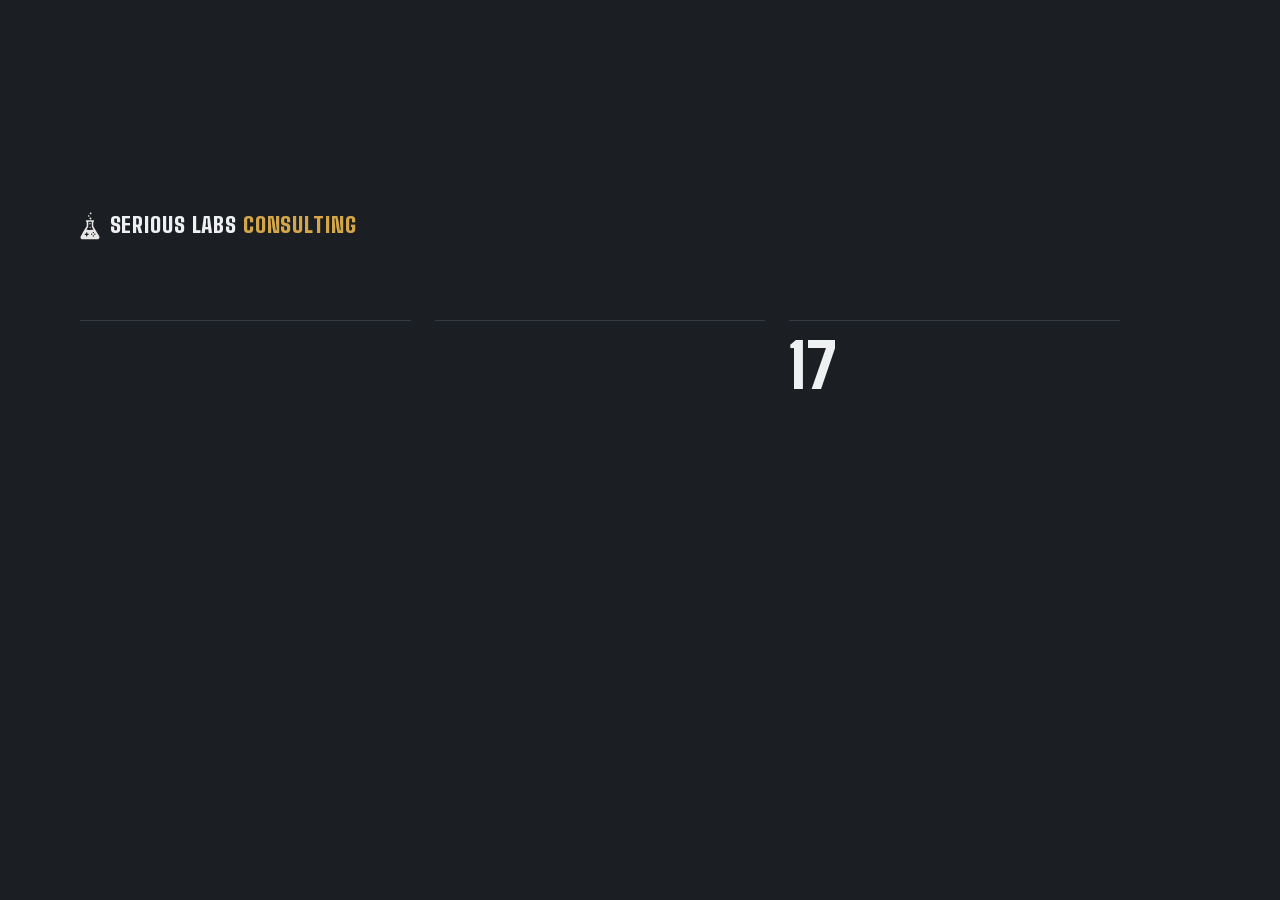
<file: outils/og.html>
<!DOCTYPE html>
<html lang="en">
<head>
<meta charset="utf-8">
<title>Image de partage</title>
<!-- Rendu en 1200 × 630 par outils/og.py. Non déployé. -->
<link rel="stylesheet" href="/assets/css/fonts.css">
<link rel="stylesheet" href="/assets/css/conseil.css">
<style>
  body { width: 1200px; height: 630px; overflow: hidden; }
  .og { display: flex; flex-direction: column; justify-content: center; height: 630px; padding: 0 80px; }
  .og h1 { margin-top: 36px; font-size: 92px; line-height: 1.02; }
  .og .figs { margin-top: 44px; grid-template-columns: repeat(3, minmax(0, 1fr)); grid-auto-rows: auto; }
  .og .fig__n { font-size: 60px; }
  .og .src { margin-top: 22px; color: var(--ink-2); font-size: 18px; }
</style>
</head>
<body>
<div class="og">
  <span class="mark"><img src="/assets/img/logo.svg" alt="" width="20" height="28"><span>Serious Labs <em>Consulting</em></span></span>
  <h1 data-t></h1>
  <dl class="figs">
    <div class="fig"><dt data-l="0"></dt><dd><span class="fig__n" data-n="0"></span></dd></div>
    <div class="fig"><dt data-l="1"></dt><dd><span class="fig__n" data-n="1"></span></dd></div>
    <div class="fig"><dt data-l="2"></dt><dd><span class="fig__n">17</span></dd></div>
  </dl>
  <p class="src" data-s></p>
</div>
</body>
</html>
</file>
<file: assets/css/fonts.css>
/* Polices auto-hébergées : le site déclare n'appeler aucun tiers, il ne
   doit donc pas interroger fonts.googleapis.com à chaque visite.
   Ce sont des polices variables : un fichier couvre toutes les graisses. */
@font-face {
  font-family: 'Atkinson Hyperlegible Next';
  font-style: normal;
  font-weight: 200 800;
  font-display: swap;
  src: url('/assets/fonts/atkinson-latin-ext.woff2') format('woff2');
  unicode-range: U+0100-02BA, U+02BD-02C5, U+02C7-02CC, U+02CE-02D7, U+02DD-02FF, U+0304, U+0308, U+0329, U+1D00-1DBF, U+1E00-1E9F, U+1EF2-1EFF, U+2020, U+20A0-20AB, U+20AD-20C4, U+2113, U+2C60-2C7F, U+A720-A7FF;
}
@font-face {
  font-family: 'Atkinson Hyperlegible Next';
  font-style: normal;
  font-weight: 200 800;
  font-display: swap;
  src: url('/assets/fonts/atkinson-latin.woff2') format('woff2');
  unicode-range: U+0000-00FF, U+0131, U+0152-0153, U+02BB-02BC, U+02C6, U+02DA, U+02DC, U+0304, U+0308, U+0329, U+2000-206F, U+20AC, U+2122, U+2191, U+2193, U+2212, U+2215, U+FEFF, U+FFFD;
}
@font-face {
  font-family: 'Big Shoulders';
  font-style: normal;
  font-weight: 100 900;
  font-display: swap;
  src: url('/assets/fonts/big-shoulders-latin-ext.woff2') format('woff2');
  unicode-range: U+0100-02BA, U+02BD-02C5, U+02C7-02CC, U+02CE-02D7, U+02DD-02FF, U+0304, U+0308, U+0329, U+1D00-1DBF, U+1E00-1E9F, U+1EF2-1EFF, U+2020, U+20A0-20AB, U+20AD-20C4, U+2113, U+2C60-2C7F, U+A720-A7FF;
}
@font-face {
  font-family: 'Big Shoulders';
  font-style: normal;
  font-weight: 100 900;
  font-display: swap;
  src: url('/assets/fonts/big-shoulders-latin.woff2') format('woff2');
  unicode-range: U+0000-00FF, U+0131, U+0152-0153, U+02BB-02BC, U+02C6, U+02DA, U+02DC, U+0304, U+0308, U+0329, U+2000-206F, U+20AC, U+2122, U+2191, U+2193, U+2212, U+2215, U+FEFF, U+FFFD;
}
@font-face {
  font-family: 'Big Shoulders Stencil';
  font-style: normal;
  font-weight: 100 900;
  font-display: swap;
  src: url('/assets/fonts/big-shoulders-stencil-latin-ext.woff2') format('woff2');
  unicode-range: U+0100-02BA, U+02BD-02C5, U+02C7-02CC, U+02CE-02D7, U+02DD-02FF, U+0304, U+0308, U+0329, U+1D00-1DBF, U+1E00-1E9F, U+1EF2-1EFF, U+2020, U+20A0-20AB, U+20AD-20C4, U+2113, U+2C60-2C7F, U+A720-A7FF;
}
@font-face {
  font-family: 'Big Shoulders Stencil';
  font-style: normal;
  font-weight: 100 900;
  font-display: swap;
  src: url('/assets/fonts/big-shoulders-stencil-latin.woff2') format('woff2');
  unicode-range: U+0000-00FF, U+0131, U+0152-0153, U+02BB-02BC, U+02C6, U+02DA, U+02DC, U+0304, U+0308, U+0329, U+2000-206F, U+20AC, U+2122, U+2191, U+2193, U+2212, U+2215, U+FEFF, U+FFFD;
}
</file>
<file: assets/css/conseil.css>
/* ==========================================================================
   Serious Labs Consulting — le marché en chiffres

   La même famille que seriouslabs.tech : acier émaillé, laiton, capitales
   condensées frappées, filets de registre. La page s'ouvre sur un tableau de
   bord du marché français tiré des données ouvertes de l'ANJ : la preuve
   qu'on connaît ce marché vient avant ce qu'on en dit.
   ========================================================================== */

:root {
  --steel:   #1b1e22;
  --steel-2: #23272c;
  --steel-0: #131518;
  --rule:    #353b42;
  --ink:     #eef0f2;
  --ink-2:   #aab2ba;
  --brass:   #d4a64a;
  --brass-2: #e7c37a;
  --rouge:   #c4382a;
  --teal:    #2aa9be;

  /* Les trois segments du graphique, validés sur l'acier : bande de
     luminosité, saturation, écart en vision normale et daltonienne. */
  --s-ps: #bb8a2e;  /* paris sportifs */
  --s-po: #1f9db3;  /* poker */
  --s-ph: #cf4e3c;  /* paris hippiques */

  --disp: 'Big Shoulders', 'Arial Narrow', sans-serif;
  --sten: 'Big Shoulders Stencil', 'Big Shoulders', sans-serif;
  --text: 'Atkinson Hyperlegible Next', system-ui, sans-serif;

  --gut: clamp(1rem, 4vw, 2.5rem);
  --band: clamp(4rem, 9vw, 7rem);
  --ease: cubic-bezier(.16, 1, .3, 1);
}

/* ------------------------------------------------------------- socle -- */

*, *::before, *::after { box-sizing: border-box; }

html {
  -webkit-text-size-adjust: 100%;
  scroll-behavior: smooth;
  scroll-padding-top: 5rem;
  color-scheme: dark;
  scrollbar-color: var(--rule) var(--steel-0);
}

body {
  margin: 0;
  background: var(--steel);
  color: var(--ink);
  font: 400 1.0625rem/1.6 var(--text);
  text-rendering: optimizeLegibility;
  caret-color: var(--brass);
}

::selection { background: var(--brass); color: var(--steel); }

h1, h2, h3, p, ul, ol, dl, dd, figure, table { margin: 0; }
ul, ol { padding: 0; list-style: none; }
img, svg { display: block; max-width: 100%; }
button { font: inherit; color: inherit; }

a { color: inherit; text-underline-offset: .22em; text-decoration-thickness: 1px; text-decoration-color: var(--brass); }
a:hover { color: var(--brass-2); }
:focus-visible { outline: 3px solid var(--brass); outline-offset: 3px; }

.wrap { width: min(100% - 2 * var(--gut), 78rem); margin-inline: auto; }
.typed { font-variant-numeric: tabular-nums; letter-spacing: .02em; }
.nobr { white-space: nowrap; }
.ico { display: inline-block; width: 1em; height: 1em; margin-left: .3em; vertical-align: -.1em; }

.skip, .pot {
  position: absolute;
  width: 1px; height: 1px;
  overflow: hidden;
  clip-path: inset(50%);
  white-space: nowrap;
}
.skip:focus {
  width: auto; height: auto;
  clip-path: none;
  top: .75rem; left: .75rem;
  z-index: 20;
  padding: .75rem 1rem;
  background: var(--brass);
  color: var(--steel);
  font-weight: 700;
}

section { padding-block: var(--band); border-top: 1px solid var(--rule); }

h1, .sect-h {
  font-family: var(--disp);
  font-weight: 900;
  text-transform: uppercase;
  text-wrap: balance;
}
.sect-h { font-size: clamp(2.3rem, 5.4vw, 3.9rem); line-height: .96; }
.sect-h--sm { font-size: clamp(1.9rem, 3.6vw, 2.6rem); }
.sect-l { max-width: 60ch; margin-top: 1.1rem; color: var(--ink-2); font-size: 1.125rem; }

.sten { font-family: var(--sten); font-weight: 800; letter-spacing: .02em; }

/* --------------------------------------------------------- les actions -- */

.cta {
  display: inline-flex;
  align-items: center;
  justify-content: center;
  min-height: 3rem;
  padding: .75rem 1.4rem;
  border: 0;
  background: var(--brass);
  color: var(--steel);
  font: 700 1rem/1.2 var(--text);
  text-decoration: none;
  cursor: pointer;
  transition: background-color .2s var(--ease);
}
.cta:hover { background: var(--brass-2); color: var(--steel); }
.cta--sm { min-height: 2.75rem; padding: .55rem 1rem; font-size: .9375rem; }
.cta:disabled { opacity: .6; cursor: progress; }

/* ------------------------------------------------------------- entête -- */

.head {
  position: sticky;
  top: 0;
  z-index: 10;
  background: rgb(27 30 34 / .94);
  border-bottom: 1px solid var(--rule);
}
@supports (backdrop-filter: blur(1px)) {
  .head { background: rgb(27 30 34 / .82); backdrop-filter: blur(10px) saturate(1.2); }
}
.bar { display: flex; align-items: center; justify-content: space-between; gap: 1rem; min-height: 4rem; }

.mark { display: inline-flex; align-items: center; gap: .6rem; color: var(--ink); text-decoration: none; }
.mark:hover { color: var(--ink); }
/* Le tracé du logo porte sa couleur en dur : on l'inverse sur l'acier. */
.mark img { filter: invert(1); }
.mark span { font: 900 1.35rem/1 var(--disp); text-transform: uppercase; letter-spacing: .04em; white-space: nowrap; }
.mark em { font-style: normal; color: var(--brass); }

.nav { display: flex; align-items: center; gap: clamp(.5rem, 2vw, 1.75rem); }
.nav .sect, .nav .lang {
  display: inline-flex; align-items: center;
  min-height: 2.75rem;
  color: var(--ink-2);
  font-size: .9375rem;
  text-decoration: none;
}
.nav .sect:hover, .nav .lang:hover { color: var(--ink); }
@media (max-width: 760px) { .nav .sect { display: none; } }
/* Sur petit téléphone, « Consulting » reste : c'est lui qui distingue ce
   site de seriouslabs.tech. Le mot-symbole rétrécit plutôt. */
@media (max-width: 26rem) { .mark span { font-size: 1.1rem; letter-spacing: .02em; } }

/* ==================================================== le tableau == */

.open { padding-block: clamp(1.5rem, 4vw, 2.75rem) var(--band); border-top: 0; }

.board {
  display: grid;
  gap: 1.5rem 3rem;
  padding: clamp(1.1rem, 3vw, 2rem);
  border: 1px solid var(--rule);
  border-top: 2px solid var(--brass);
  background: var(--steel-2);
}
@media (min-width: 64rem) {
  .board { grid-template-columns: minmax(0, 5fr) minmax(0, 7fr); grid-template-areas: "head head" "figs chart" "src src"; }
  .board__head { grid-area: head; }
  .figs { grid-area: figs; }
  .chart { grid-area: chart; }
  .board__src { grid-area: src; }
}

.board__head { display: flex; align-items: baseline; justify-content: space-between; gap: 1rem; }
.board__t { font: 900 clamp(1.15rem, 2.2vw, 1.5rem)/1.1 var(--disp); text-transform: uppercase; letter-spacing: .03em; }
.board__y { color: var(--brass); font: 900 clamp(2rem, 4vw, 2.75rem)/1 var(--disp); font-variant-numeric: tabular-nums; }

.figs { display: grid; grid-template-columns: repeat(2, minmax(0, 1fr)); align-content: start; gap: 1.75rem 1.5rem; }
.fig { padding-top: .7rem; border-top: 1px solid var(--rule); }
.fig dt { color: var(--ink-2); font-size: .8125rem; line-height: 1.3; }
.fig__n {
  display: block;
  margin-top: .3rem;
  /* Big Shoulders plein et non pochoir : au pochoir, le « € » se lisait « E ». */
  font: 900 clamp(2rem, 4.2vw, 3.1rem)/1 var(--disp);
  letter-spacing: .01em;
  font-variant-numeric: tabular-nums;
}
.fig__s { display: block; margin-top: .35rem; color: var(--ink-2); font-size: .8125rem; }

.chart__t { color: var(--ink-2); font-size: .8125rem; }
.legend { display: flex; flex-wrap: wrap; gap: .3rem 1.25rem; margin-top: .5rem; font-size: .8125rem; }
.legend li { display: inline-flex; align-items: center; gap: .45rem; }
.sw { width: .7rem; height: .7rem; border-radius: 2px; }
.sw.s-ps { background: var(--s-ps); }
.sw.s-po { background: var(--s-po); }
.sw.s-ph { background: var(--s-ph); }

.chart__plot { position: relative; margin-top: .9rem; padding-bottom: 1.6rem; }
/* Le SVG s'étire à cette hauteur ; les textes sont en HTML, à taille fixe. */
.chart__svg { width: 100%; height: clamp(10rem, 24vw, 15rem); }
.chart__grid { stroke: var(--rule); stroke-width: 1; }
.chart__svg .s-ps { fill: var(--s-ps); }
.chart__svg .s-po { fill: var(--s-po); }
.chart__svg .s-ph { fill: var(--s-ph); }
.chart__hit { fill: transparent; cursor: pointer; }
.chart__bar.is-hover rect:not(.chart__hit) { filter: brightness(1.15); }

/* Graduations : 1, 2 et 3 milliards sur une échelle de 0 à 3. */
.chart__axis { position: absolute; left: 0; color: var(--ink-2); font-size: .75rem; line-height: 1; }
.chart__axis--3 { top: .15rem; }
.chart__axis--2 { top: calc((100% - 1.6rem) / 3 + .15rem); }
.chart__axis--1 { top: calc((100% - 1.6rem) * 2 / 3 + .15rem); }

.chart__years { position: absolute; inset: auto 0 0; display: flex; }
.chart__years li {
  flex: 1;
  min-width: 0;  /* sinon le millésime en nowrap élargit la rangée */
  padding-top: .45rem;
  color: transparent;
  font-size: .75rem;
  text-align: center;
  white-space: nowrap;
}
.chart__years li.is-tick { color: var(--ink-2); }
/* Aux extrémités, le millésime s'aligne sur le bord pour ne pas déborder. */
.chart__years li:first-child { text-align: left; }
.chart__years li:last-child { text-align: right; direction: rtl; }  /* sinon le millésime gras déborde à droite */
.chart__years li.is-near:not(.is-sel):not(.is-hover) { color: transparent; }
/* L'année choisie : un trait d'encre sous sa barre, son millésime en encre. */
.chart__years li.is-sel, .chart__years li.is-hover { position: relative; color: var(--ink); font-weight: 700; }
.chart__years li.is-sel::before, .chart__years li.is-hover::before {
  content: '';
  position: absolute;
  inset: 0 18% auto;
  height: 3px;
  background: var(--ink);
}
.chart__years li.is-hover::before { height: 1px; }
@media (max-width: 40rem) { .chart__years li:not(.is-sel):not(.is-hover) { font-size: .6875rem; } }

.readout { margin-top: .6rem; font-size: .875rem; font-variant-numeric: tabular-nums; }

.scrub { display: none; align-items: center; gap: 1rem; margin-top: .5rem; font-size: .8125rem; color: var(--ink-2); }
.is-live .scrub { display: flex; }
.scrub input { flex: 1; min-height: 2.75rem; accent-color: var(--brass); }

.data { margin-top: .5rem; font-size: .8125rem; }
.data summary { display: inline-flex; align-items: center; min-height: 2.75rem; color: var(--ink-2); cursor: pointer; text-decoration: underline; text-decoration-color: var(--brass); text-underline-offset: .22em; }
.data__t { width: 100%; margin-top: .5rem; border-collapse: collapse; font-variant-numeric: tabular-nums; }
.data__t caption { padding-bottom: .4rem; color: var(--ink-2); text-align: left; }
.data__t th, .data__t td { padding: .3rem .5rem .3rem 0; border-bottom: 1px solid var(--rule); text-align: right; }
.data__t th:first-child { text-align: left; }
.data__t thead th { color: var(--ink-2); font-weight: 700; }

.board__src { color: var(--ink-2); font-size: .8125rem; }
.board__src a { white-space: nowrap; }

/* L'ouverture : le titre et ce qu'on fait. */
.open__text { display: grid; gap: 1.5rem 3rem; margin-top: clamp(2rem, 5vw, 3.5rem); }
@media (min-width: 64rem) { .open__text { grid-template-columns: minmax(0, 6fr) minmax(0, 5fr); align-items: start; } }
.open__text h1 { font-size: clamp(2.8rem, 6.6vw, 5rem); line-height: 1.02; }
.lede { margin-bottom: 1.5rem; color: var(--ink-2); font-size: 1.125rem; }

/* ===================================================== les services == */

.svc__list { display: grid; margin-top: clamp(2rem, 4vw, 3rem); border-bottom: 1px solid var(--rule); }
@media (min-width: 52rem) { .svc__list { grid-template-columns: repeat(2, minmax(0, 1fr)); column-gap: 3rem; } }

.svc__item {
  display: grid;
  grid-template-columns: 3rem minmax(0, 1fr);
  column-gap: 1.25rem;
  padding-block: 1.6rem;
  border-top: 1px solid var(--rule);
}
.svc__item > :not(.picto) { grid-column: 2; }
.picto {
  grid-row: 1 / span 3;
  width: 3rem;
  height: 3rem;
  padding: .5rem;
  border: 1px solid var(--rule);
  color: var(--brass);
}
.svc__item h3 { font: 900 1.5rem/1.05 var(--disp); text-transform: uppercase; }
.svc__item p { margin-top: .45rem; color: var(--ink-2); font-size: .9375rem; }
.svc__item .tags { margin-top: .6rem; color: var(--ink); font-size: .8125rem; }

/* ===================================================== les missions == */

.entries { margin-top: clamp(2rem, 4vw, 3rem); border-top: 2px solid var(--brass); }
.entry {
  display: grid;
  grid-template-columns: 7rem minmax(0, 1fr) 12rem;
  gap: .4rem 1.5rem;
  padding-block: 1.5rem;
  border-bottom: 1px solid var(--rule);
}
.entry__date { color: var(--brass); font: 900 2rem/1 var(--disp); font-variant-numeric: tabular-nums; }
.entry__name { font: 900 1.6rem/1.05 var(--disp); text-transform: uppercase; }
.entry__body p { max-width: 64ch; margin-top: .4rem; color: var(--ink-2); }
.entry__kind { padding-top: .35rem; color: var(--ink-2); font-size: .8125rem; text-align: right; }
@media (max-width: 40rem) {
  .entry { grid-template-columns: 1fr auto; }
  .entry__body { grid-column: 1 / -1; grid-row: 2; }
  .entry__kind { align-self: center; }
}

/* ====================================================== les marchés == */

.mkt__t { width: 100%; margin-top: clamp(2rem, 4vw, 3rem); border-collapse: collapse; }
.mkt__t th, .mkt__t td { padding: 1rem 1.5rem 1rem 0; border-bottom: 1px solid var(--rule); text-align: left; vertical-align: top; }
.mkt__t thead th { padding-block: .5rem; border-bottom: 2px solid var(--brass); color: var(--ink-2); font-size: .8125rem; font-weight: 700; }
.mkt__t tbody th { font: 900 1.35rem/1.1 var(--disp); text-transform: uppercase; white-space: nowrap; }
.mkt__t td { color: var(--ink-2); font-size: .9375rem; }
.mkt__t td:nth-child(2) { white-space: nowrap; }

.st { display: inline-block; padding: .15rem .55rem; border: 1px solid var(--rule); color: var(--ink); font-size: .8125rem; }
.st--reg { border-color: var(--brass); color: var(--brass-2); }
.st--new { border-color: var(--teal); color: var(--teal); }
.st--move { border-style: dashed; }

@media (max-width: 40rem) {
  .mkt__t thead { position: absolute; width: 1px; height: 1px; overflow: hidden; clip-path: inset(50%); }
  .mkt__t tr { display: grid; grid-template-columns: 1fr auto; gap: .5rem 1rem; padding-block: 1rem; border-bottom: 1px solid var(--rule); }
  .mkt__t th, .mkt__t td { padding: 0; border: 0; }
  .mkt__t td:last-child { grid-column: 1 / -1; }
}

/* =================================================== la recherche == */

.res { padding-block: clamp(3rem, 7vw, 5rem); }
.res__list { display: grid; gap: 1.5rem 3rem; margin-top: 2rem; }
@media (min-width: 52rem) { .res__list { grid-template-columns: repeat(3, minmax(0, 1fr)); } }
.res__list li { padding-top: 1rem; border-top: 1px solid var(--rule); }
.res__list a { font-weight: 700; font-size: 1.0625rem; }
.res__list p { margin-top: .4rem; color: var(--ink-2); font-size: .9375rem; }

/* ======================================================= la demande == */

.ask { background: var(--steel-2); }
.ask__grid { display: grid; gap: 2.5rem 4rem; }
@media (min-width: 64rem) { .ask__grid { grid-template-columns: minmax(0, 5fr) minmax(0, 7fr); } }
.ask__alt { margin-top: 1.5rem; }

.form { display: grid; grid-template-columns: repeat(2, minmax(0, 1fr)); gap: 1.25rem 1rem; align-content: start; }
.f--wide { grid-column: 1 / -1; }
@media (max-width: 30rem) { .f { grid-column: 1 / -1; } }

.form label { display: block; font-size: .9375rem; font-weight: 700; }
.req { color: var(--brass); }
.form input, .form textarea {
  width: 100%;
  min-height: 3rem;
  margin-top: .4rem;
  padding: .7rem .8rem;
  border: 1px solid var(--rule);
  border-bottom: 2px solid #737b84;  /* 3,5:1 sur la tôle : la limite du champ se voit */
  border-radius: 0;
  background: var(--steel);
  color: var(--ink);
  font: inherit;
}
.form textarea { min-height: 9rem; resize: vertical; line-height: 1.55; }
.form ::placeholder { color: #8d959d; }
.form input:not([type='checkbox']):focus-visible, .form textarea:focus-visible { outline: none; border-bottom-color: var(--brass); background: #202428; }
.form [aria-invalid='true'] { border-bottom-color: var(--rouge); border-bottom-style: dashed; }
.form[hidden] { display: none; }
.f__err { margin-top: .35rem; color: #f0a49b; font-size: .8125rem; font-weight: 700; }
.f__err::before { content: '! ' / ''; }
.f__hint { margin-top: .4rem; color: var(--ink-2); font-size: .8125rem; }

.form .consent { display: flex; gap: .75rem; align-items: flex-start; cursor: pointer; }
.form .consent input { width: 1.25rem; height: 1.25rem; min-height: 0; margin-top: .2rem; flex: 0 0 auto; accent-color: var(--brass); }
.form .consent span { font-weight: 400; font-size: .9375rem; color: var(--ink-2); }

.reply { padding: .9rem 1rem; border-top: 2px solid var(--rouge); background: var(--steel); }
.reply--ok { border-top-color: var(--brass); }
.reply[hidden] { display: none; }

/* ===================================================== pied de page == */

.foot { padding-block: 3rem 2rem; background: var(--steel-0); color: var(--ink-2); font-size: .9375rem; }
.foot__top { display: flex; flex-wrap: wrap; align-items: center; justify-content: space-between; gap: 1.5rem; }
.foot__links { display: flex; flex-wrap: wrap; gap: .25rem 1.5rem; }
.foot__links a { display: inline-flex; align-items: center; min-height: 2.75rem; text-decoration: none; }
.foot__links a:hover { color: var(--ink); }
.foot__bar { display: grid; gap: .4rem; margin-top: 2rem; padding-top: 1.25rem; border-top: 1px solid var(--rule); font-size: .875rem; }

/* ================================================== mouvement réduit == */

@media (prefers-reduced-motion: reduce) {
  html { scroll-behavior: auto; }
  *, *::before, *::after { animation: none !important; transition-duration: .01ms !important; }
}

/* ======================================================= page absente == */

.lost { padding-block: 4rem; }
.lost h1 { margin-top: 3rem; font-size: clamp(2.8rem, 8vw, 5rem); line-height: 1; }
</file>
